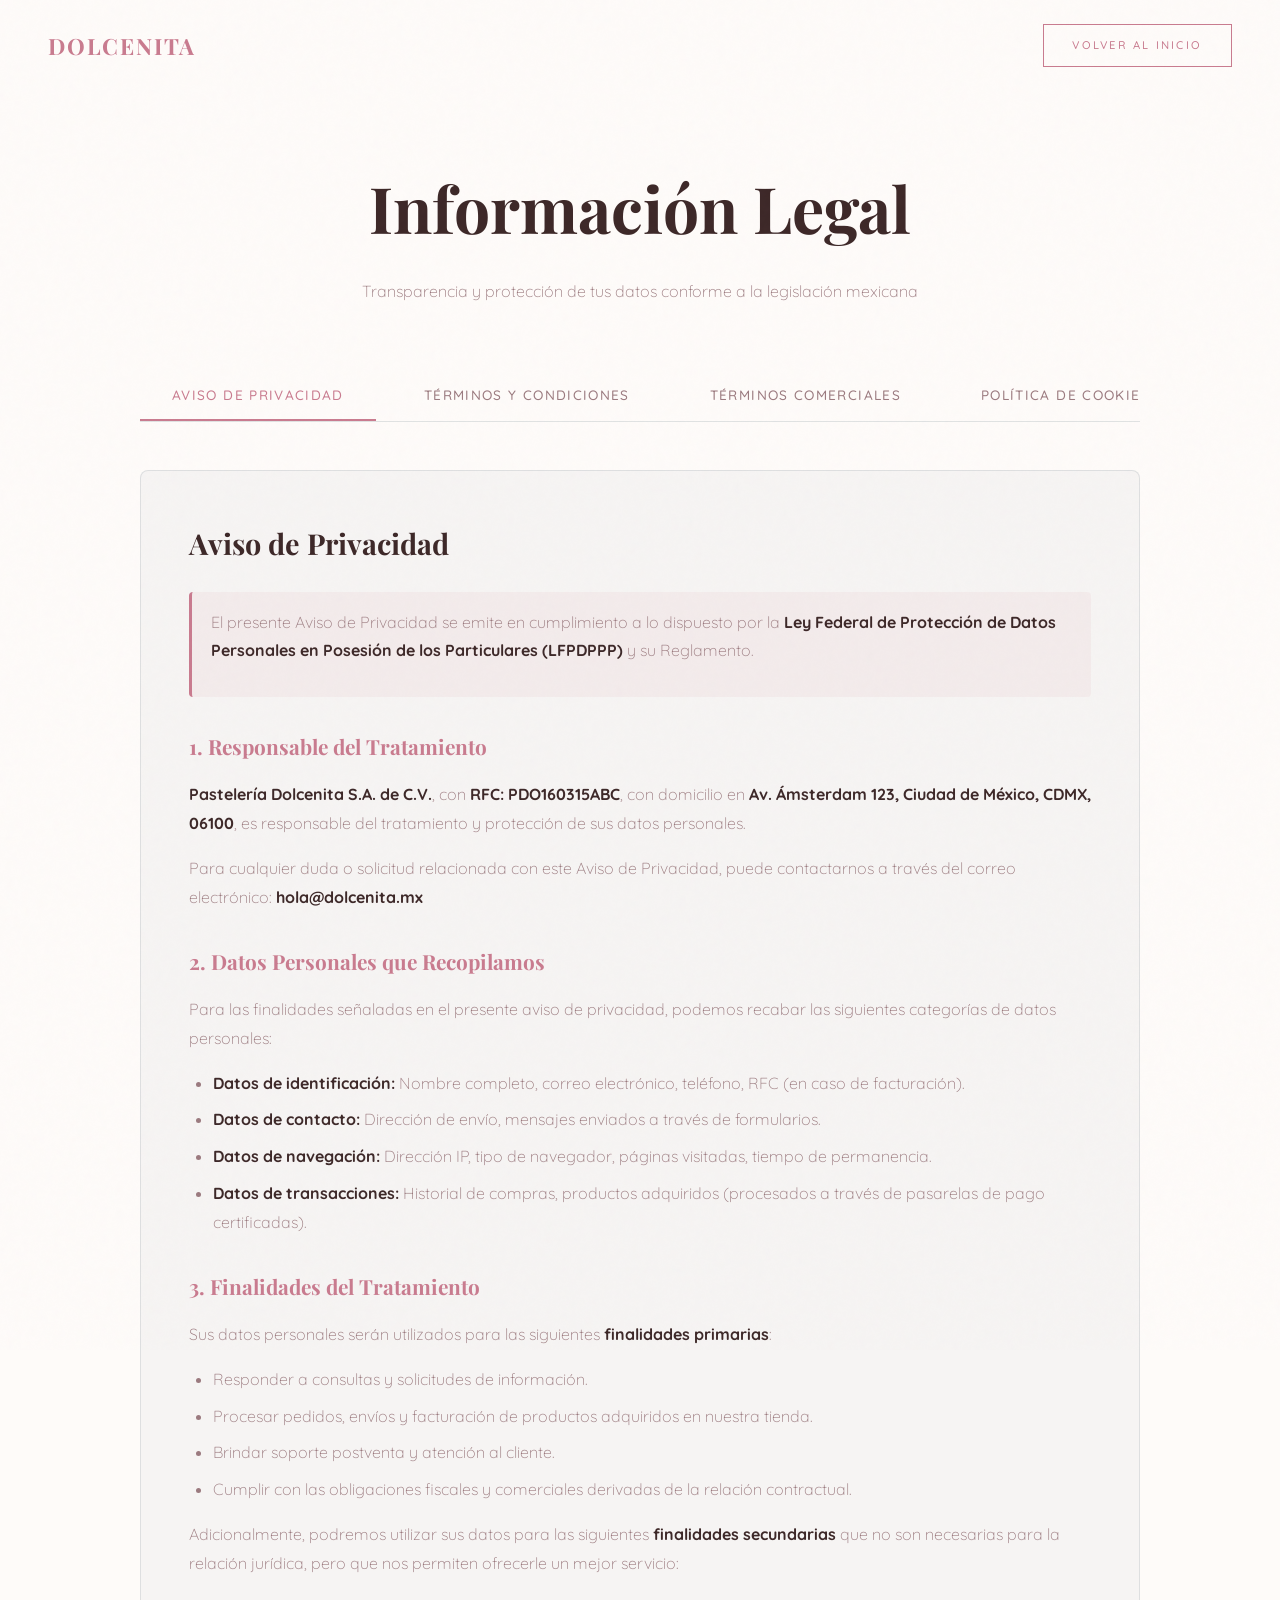
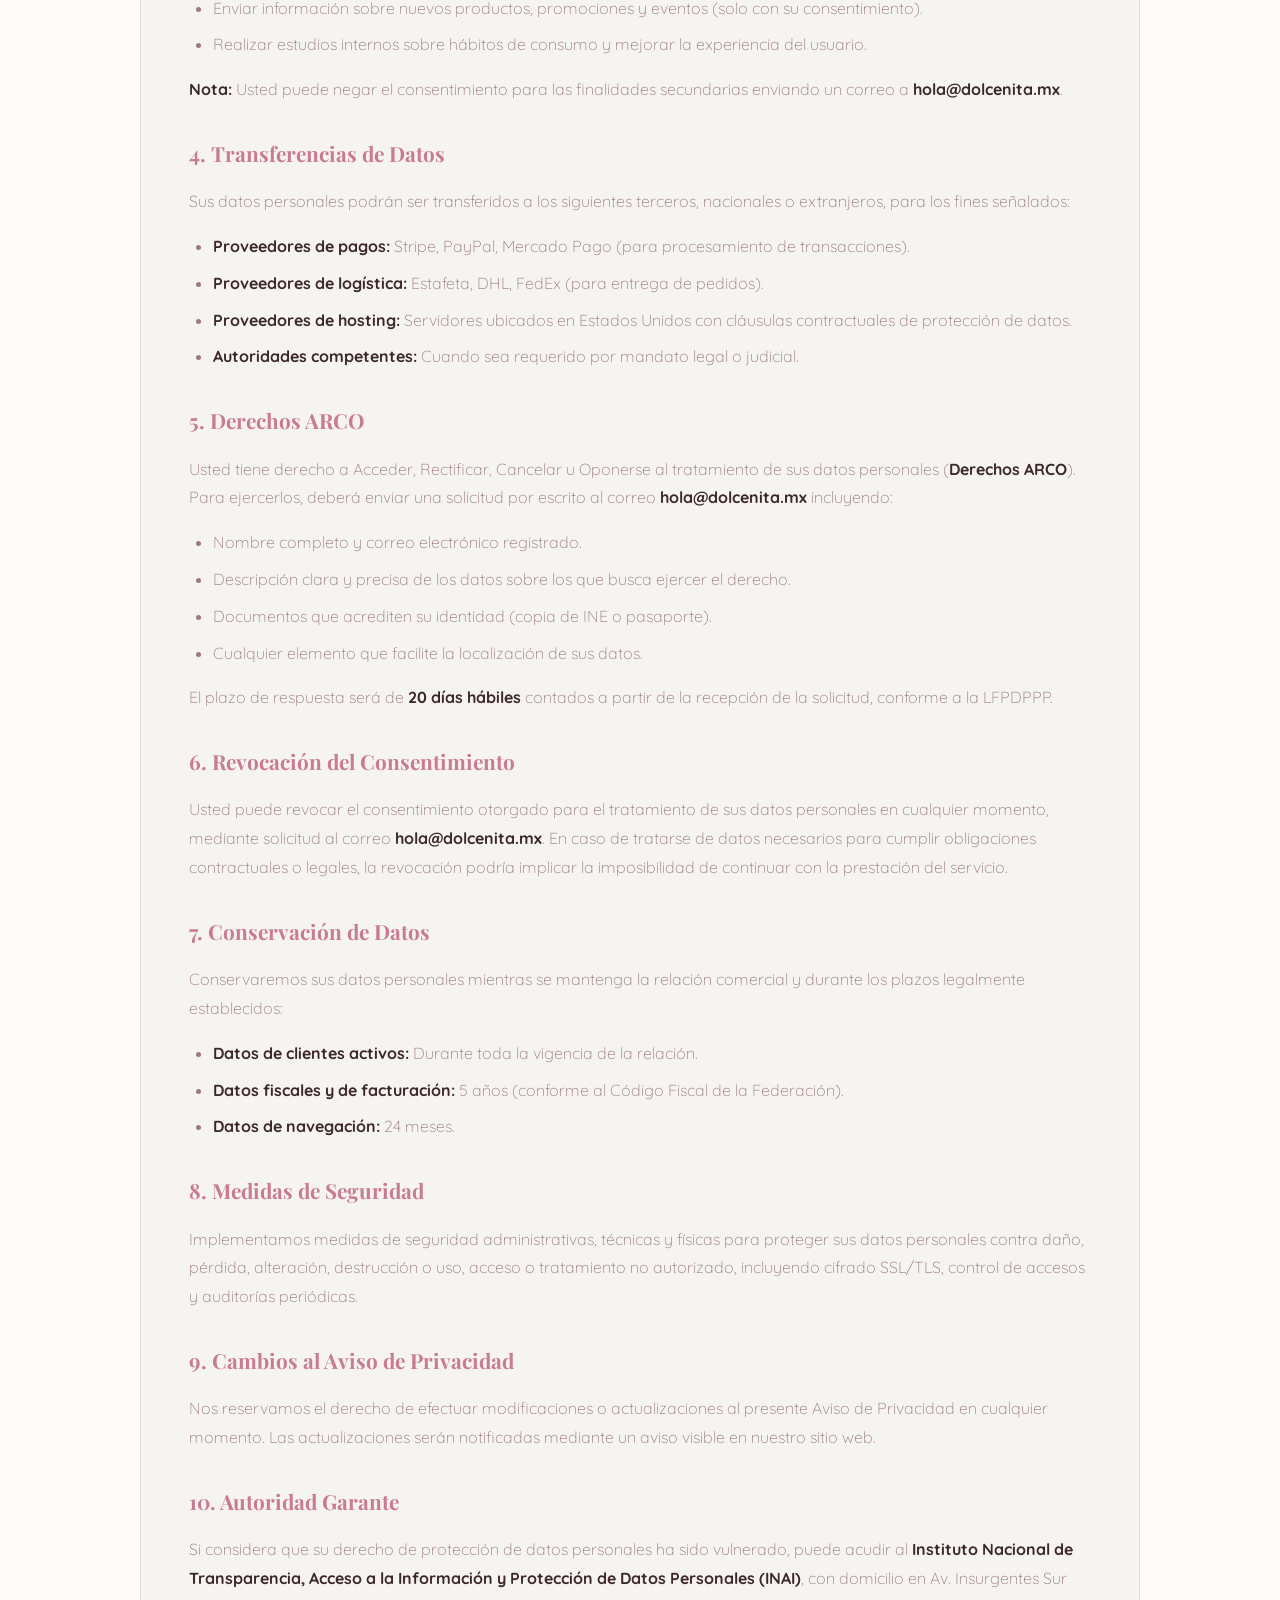
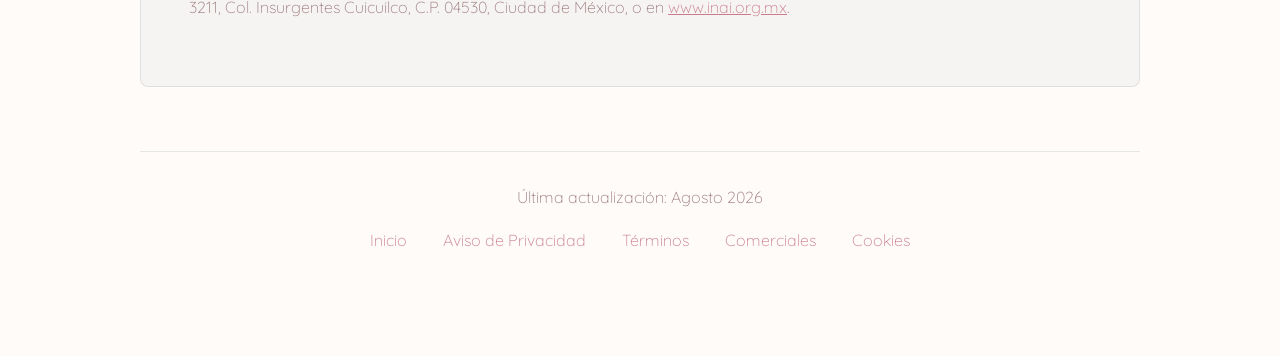
<file: legal.html>
<!DOCTYPE html>
<html lang="es-MX">
<head>
    <!-- ━━━━━━━━━━━━━━━━━━━━━━━━━━━━━━━━━━━━━━━━━━
         📋 METADATOS Y CONFIGURACIÓN BÁSICA
         ━━━━━━━━━━━━━━━━━━━━━━━━━━━━━━━━━━━━━━━━━━ -->
    <meta charset="UTF-8">
    <meta name="viewport" content="width=device-width, initial-scale=1.0, viewport-fit=cover">
    <meta name="robots" content="index, follow">
    <meta name="format-detection" content="telephone=yes">
    <meta name="description" content="Aviso de Privacidad, Términos y Condiciones y Política de Cookies de Studio Creativo México.">
    
    <!-- Open Graph para redes sociales -->
    <meta property="og:type" content="website">
    <meta property="og:title" content="Aviso Legal | Studio Creativo">
    <meta property="og:description" content="Transparencia y protección de tus datos conforme a la legislación mexicana.">
    <meta property="og:locale" content="es_MX">
    
    <!-- Twitter Cards -->
    <meta name="twitter:card" content="summary">
    <meta name="twitter:title" content="Aviso Legal | Studio Creativo">
    <meta name="twitter:description" content="Transparencia y protección de tus datos conforme a la legislación mexicana.">
    
    <!-- Canonical URL (evita contenido duplicado) -->
    <link rel="canonical" href="https://studio.com/legal.html">
    
    <title>Aviso Legal | Studio</title>

    <!-- Favicon SVG dinámico (será reemplazado por script) -->
    <link rel="icon" href="data:image/svg+xml,%3Csvg xmlns='http://www.w3.org/2000/svg' viewBox='0 0 100 100'%3E%3Crect width='100' height='100' rx='20' fill='%230a0a0a'/%3E%3Ctext x='50' y='68' font-family='Georgia,serif' font-size='55' font-weight='bold' fill='%23c9a96e' text-anchor='middle'%3ES%3C/text%3E%3C/svg%3E">
    
    <!-- ━━━━━━━━━━━━━━━━━━━━━━━━━━━━━━━━━━━━━━━━━━
         ⚡ CONFIGURACIÓN Y TEMA DINÁMICO
         ━━━━━━━━━━━━━━━━━━━━━━━━━━━━━━━━━━━━━━━━━━ -->
    <script src="config.js"></script>
    <script src="theme.js"></script>
    
    <!-- Favicon dinámico con colores del tema -->
    <script>
        (function () {
            const C = typeof SITE_CONFIG !== 'undefined' ? SITE_CONFIG : null;
            if (!C || !C.theme) return;
            
            const bg = C.theme.bg || '#0a0a0a';
            const accent = C.theme.accent || '#c9a96e';
            
            const svg = `<svg xmlns='http://www.w3.org/2000/svg' viewBox='0 0 100 100'>
                <rect width='100' height='100' rx='20' fill='${bg}'/>
                <text x='50' y='68' font-family='Georgia,serif' font-size='55' font-weight='bold' 
                      fill='${accent}' text-anchor='middle'>${C.header?.logo?.text || 'S'}</text>
            </svg>`;
            
            let link = document.querySelector("link[rel='icon']");
            if (!link) { 
                link = document.createElement('link'); 
                link.rel = 'icon'; 
                document.head.appendChild(link); 
            }
            link.href = 'data:image/svg+xml,' + encodeURIComponent(svg);
        })();
    </script>

    <!-- ━━━━━━━━━━━━━━━━━━━━━━━━━━━━━━━━━━━━━━━━━━
         🎨 ESTILOS CSS
         ━━━━━━━━━━━━━━━━━━━━━━━━━━━━━━━━━━━━━━━━━━ -->
    <link rel="stylesheet" href="style.css">
    <link rel="stylesheet" href="light.css">

    <!-- Font Awesome (diferido) -->
    <link rel="stylesheet" href="https://cdnjs.cloudflare.com/ajax/libs/font-awesome/6.5.2/css/all.min.css" media="print" onload="this.media='all'">
    <noscript><link rel="stylesheet" href="https://cdnjs.cloudflare.com/ajax/libs/font-awesome/6.5.2/css/all.min.css"></noscript>

    <!-- ━━━━━━━━━━━━━━━━━━━━━━━━━━━━━━━━━━━━━━━━━━
         🎨 ESTILOS ESPECÍFICOS DE LA PÁGINA LEGAL
         ━━━━━━━━━━━━━━━━━━━━━━━━━━━━━━━━━━━━━━━━━━ -->
    <style>
        /* ============ LAYOUT GENERAL ============ */
        .legal-page {
            min-height: 100vh;
            padding: clamp(8rem, 12vw, 10rem) clamp(1.5rem, 5vw, 6rem) clamp(4rem, 8vw, 7rem);
            background: var(--color-bg);
        }

        .legal-container {
            max-width: 1000px;
            margin: 0 auto;
        }

        .legal-header {
            text-align: center;
            margin-bottom: 4rem;
        }

        .legal-title {
            font-family: var(--font-display);
            font-size: clamp(2.5rem, 5vw, 4rem);
            color: var(--color-white);
            margin-bottom: 1rem;
        }

        .legal-subtitle {
            color: var(--color-text-muted);
            font-size: 1rem;
        }

        /* ============ HEADER FIJO (glass effect) ============ */
        .header.legal-header-bar {
            background: var(--color-bg);
            background: color-mix(in srgb, var(--color-bg) 92%, transparent);
            backdrop-filter: blur(12px);
            -webkit-backdrop-filter: blur(12px);
        }

        /* ============ TABS DE NAVEGACIÓN ============ */
        .legal-tabs {
            display: flex;
            gap: 1rem;
            margin-bottom: 3rem;
            border-bottom: 1px solid rgba(255, 255, 255, 0.1);
            overflow-x: auto;
            -webkit-overflow-scrolling: touch;
            scrollbar-width: none;
            -ms-overflow-style: none;
        }

        .legal-tabs::-webkit-scrollbar { display: none; }

        .legal-tab {
            padding: 1rem 2rem;
            background: transparent;
            border: none;
            border-bottom: 2px solid transparent;
            color: var(--color-text-muted);
            font-family: var(--font-body);
            font-size: 0.85rem;
            font-weight: 500;
            letter-spacing: 0.1em;
            text-transform: uppercase;
            cursor: pointer;
            transition: all 0.3s var(--ease-out-expo);
            white-space: nowrap;
        }

        .legal-tab:hover { color: var(--color-text); }
        .legal-tab.active { color: var(--color-accent); border-bottom-color: var(--color-accent); }

        /* ============ SECCIONES DE CONTENIDO ============ */
        .legal-section {
            display: none;
            animation: fadeIn 0.5s var(--ease-out-expo);
        }

        .legal-section.active { display: block; }

        @keyframes fadeIn {
            from { opacity: 0; transform: translateY(10px); }
            to { opacity: 1; transform: translateY(0); }
        }

        .legal-content {
            background: rgba(255, 255, 255, 0.02);
            border: 1px solid rgba(255, 255, 255, 0.05);
            border-radius: 8px;
            padding: clamp(2rem, 4vw, 3rem);
        }

        .legal-content h2 {
            font-family: var(--font-display);
            font-size: 1.8rem;
            color: var(--color-white);
            margin-bottom: 1.5rem;
        }

        .legal-content h3 {
            font-family: var(--font-display);
            font-size: 1.3rem;
            color: var(--color-accent);
            margin: 2rem 0 1rem;
        }

        .legal-content h4 {
            font-family: var(--font-body);
            font-size: 1rem;
            color: var(--color-white);
            margin: 1.5rem 0 0.8rem;
            font-weight: 600;
        }

        .legal-content p,
        .legal-content ul,
        .legal-content ol {
            color: var(--color-text-muted);
            line-height: 1.8;
            margin-bottom: 1rem;
        }

        .legal-content ul,
        .legal-content ol { padding-left: 1.5rem; }
        .legal-content li { margin-bottom: 0.5rem; }
        .legal-content strong { color: var(--color-text); }
        .legal-content a { color: var(--color-accent); text-decoration: underline; }
        .legal-content a:hover { color: var(--color-accent-light); }

        /* Bloque destacado (llamadas de atención) */
        .legal-highlight {
            background: rgba(var(--accent-rgb), 0.08);
            border-left: 3px solid var(--color-accent);
            padding: 1rem 1.2rem;
            margin: 1.5rem 0;
            border-radius: 4px;
        }

        /* ============ FOOTER DE LA PÁGINA ============ */
        .legal-footer {
            margin-top: 4rem;
            padding-top: 2rem;
            border-top: 1px solid rgba(255, 255, 255, 0.05);
            text-align: center;
        }

        .legal-footer a {
            color: var(--color-accent);
            margin: 0 1rem;
            transition: color 0.3s;
        }

        .legal-footer a:hover { color: var(--color-accent-light); }

        /* ============ BANNER DE CONSENTIMIENTO DE COOKIES ============ */
        .cookie-banner {
            position: fixed;
            bottom: 0;
            left: 0;
            right: 0;
            background: var(--color-bg-alt);
            background: color-mix(in srgb, var(--color-bg-alt) 97%, transparent);
            backdrop-filter: blur(20px);
            -webkit-backdrop-filter: blur(20px);
            border-top: 1px solid rgba(var(--accent-rgb), 0.2);
            padding: 1.5rem clamp(1.5rem, 5vw, 3rem);
            z-index: 9997;
            display: flex;
            align-items: center;
            justify-content: space-between;
            gap: 1.5rem;
            flex-wrap: wrap;
            transform: translateY(100%);
            transition: transform 0.5s var(--ease-out-expo);
        }

        .cookie-banner.visible { transform: translateY(0); }

        .cookie-banner-text {
            flex: 1;
            min-width: 280px;
            color: var(--color-text-muted);
            font-size: 0.85rem;
            line-height: 1.6;
        }

        .cookie-banner-text a {
            color: var(--color-accent);
            text-decoration: underline;
        }

        .cookie-banner-actions {
            display: flex;
            gap: 0.8rem;
            flex-shrink: 0;
        }

        .cookie-btn {
            padding: 0.7rem 1.5rem;
            font-size: 0.75rem;
            font-weight: 600;
            letter-spacing: 0.1em;
            text-transform: uppercase;
            border-radius: 4px;
            cursor: pointer;
            transition: all 0.3s var(--ease-out-expo);
            font-family: var(--font-body);
            border: none;
        }

        .cookie-btn-accept {
            background: var(--color-accent);
            color: var(--color-dark);
        }

        .cookie-btn-accept:hover { background: var(--color-accent-light); }

        .cookie-btn-reject {
            background: transparent;
            color: var(--color-text-muted);
            border: 1px solid rgba(255, 255, 255, 0.15);
        }

        .cookie-btn-reject:hover {
            color: var(--color-text);
            border-color: var(--color-accent);
        }

        /* ============ RESPONSIVE ============ */
        @media (max-width: 768px) {
            .legal-tabs { gap: 0.5rem; }
            .legal-tab { padding: 0.8rem 1.2rem; font-size: 0.75rem; }
            .legal-content { padding: 1.5rem; }
            
            .cookie-banner {
                flex-direction: column;
                text-align: center;
            }
            .cookie-banner-actions {
                width: 100%;
                justify-content: center;
            }
        }

        /* ============ AJUSTES TEMA CLARO ============ */
html[data-theme="light"] .legal-title,
html[data-theme="light"] .legal-content h2,
html[data-theme="light"] .legal-content h4 {
  color: var(--color-text);              /* tinta azul-noche legible */
}

html[data-theme="light"] .legal-content {
  background: rgba(15, 42, 63, 0.03);   /* tarjeta apenas visible */
  border-color: rgba(15, 42, 63, 0.1);
}

html[data-theme="light"] .legal-tabs { border-bottom-color: rgba(15, 42, 63, 0.12); }
html[data-theme="light"] .legal-footer { border-top-color: rgba(15, 42, 63, 0.1); }

    </style>
</head>

<body>
    <!-- ━━━━━━━━━━━━━━━━━━━━━━━━━━━━━━━━━━━━━━━━━━
         🎭 EFECTOS VISUALES GLOBALES
         ━━━━━━━━━━━━━━━━━━━━━━━━━━━━━━━━━━━━━━━━━━ -->
    <div class="grain-overlay" aria-hidden="true"></div>

    <!-- ━━━━━━━━━━━━━━━━━━━━━━━━━━━━━━━━━━━━━━━━━━
         🧭 HEADER (navegación simple con logo dinámico)
         ━━━━━━━━━━━━━━━━━━━━━━━━━━━━━━━━━━━━━━━━━━ -->
    <header class="header legal-header-bar">
        <nav class="nav">
            <a href="index.html" class="nav-logo">
                <span data-logo-text>VI</span><span data-logo-highlight>TALIS</span>
            </a>
            <a href="index.html" class="nav-cta">Volver al Inicio</a>
        </nav>
    </header>

    <!-- ━━━━━━━━━━━━━━━━━━━━━━━━━━━━━━━━━━━━━━━━━━
         📜 CONTENIDO LEGAL PRINCIPAL
         ━━━━━━━━━━━━━━━━━━━━━━━━━━━━━━━━━━━━━━━━━━ -->
    <main class="legal-page" role="main">
        <div class="legal-container">
            
            <!-- Encabezado de la página -->
            <div class="legal-header">
                <h1 class="legal-title">Información Legal</h1>
                <p class="legal-subtitle">Transparencia y protección de tus datos conforme a la legislación mexicana</p>
            </div>

            <!-- Tabs de navegación entre secciones -->
            <div class="legal-tabs" role="tablist" aria-label="Secciones legales">
                <button class="legal-tab active" data-tab="privacy" role="tab" aria-selected="true" aria-controls="privacy" id="tab-privacy">Aviso de Privacidad</button>
                <button class="legal-tab" data-tab="terms" role="tab" aria-selected="false" aria-controls="terms" id="tab-terms">Términos y Condiciones</button>
                <button class="legal-tab" data-tab="commercial" role="tab" aria-selected="false" aria-controls="commercial" id="tab-commercial">Términos Comerciales</button>
                <button class="legal-tab" data-tab="cookies" role="tab" aria-selected="false" aria-controls="cookies" id="tab-cookies">Política de Cookies</button>
            </div>

            <!-- ═══════════════════════════════════════════
                 SECCIÓN 1: AVISO DE PRIVACIDAD
                 ═══════════════════════════════════════════ -->
            <section class="legal-section active" id="privacy" role="tabpanel" aria-labelledby="tab-privacy">
                <div class="legal-content">
                    <h2>Aviso de Privacidad</h2>

                    <div class="legal-highlight">
                        <p>El presente Aviso de Privacidad se emite en cumplimiento a lo dispuesto por la <strong>Ley Federal de Protección de Datos Personales en Posesión de los Particulares (LFPDPPP)</strong> y su Reglamento.</p>
                    </div>

                    <h3>1. Responsable del Tratamiento</h3>
                    <p><strong>Studio Creativo S.A. de C.V.</strong>, con <strong>RFC: STC200115AB1</strong>, con domicilio en <strong>Av. Paseo de la Reforma 250, Piso 12, Col. Juárez, C.P. 06600, Ciudad de México</strong>, es responsable del tratamiento y protección de sus datos personales.</p>
                    <p>Para cualquier duda o solicitud relacionada con este Aviso de Privacidad, puede contactarnos a través del correo electrónico: <strong>privacidad@studio.com</strong></p>

                    <h3>2. Datos Personales que Recopilamos</h3>
                    <p>Para las finalidades señaladas en el presente aviso de privacidad, podemos recabar las siguientes categorías de datos personales:</p>
                    <ul>
                        <li><strong>Datos de identificación:</strong> Nombre completo, correo electrónico, teléfono, RFC (en caso de facturación).</li>
                        <li><strong>Datos de contacto:</strong> Dirección de envío, mensajes enviados a través de formularios.</li>
                        <li><strong>Datos de navegación:</strong> Dirección IP, tipo de navegador, páginas visitadas, tiempo de permanencia.</li>
                        <li><strong>Datos de transacciones:</strong> Historial de compras, productos adquiridos (procesados a través de pasarelas de pago certificadas).</li>
                    </ul>

                    <h3>3. Finalidades del Tratamiento</h3>
                    <p>Sus datos personales serán utilizados para las siguientes <strong>finalidades primarias</strong>:</p>
                    <ul>
                        <li>Responder a consultas y solicitudes de información.</li>
                        <li>Procesar pedidos, envíos y facturación de productos adquiridos en nuestra tienda.</li>
                        <li>Brindar soporte postventa y atención al cliente.</li>
                        <li>Cumplir con las obligaciones fiscales y comerciales derivadas de la relación contractual.</li>
                    </ul>
                    <p>Adicionalmente, podremos utilizar sus datos para las siguientes <strong>finalidades secundarias</strong> que no son necesarias para la relación jurídica, pero que nos permiten ofrecerle un mejor servicio:</p>
                    <ul>
                        <li>Enviar información sobre nuevos productos, promociones y eventos (solo con su consentimiento).</li>
                        <li>Realizar estudios internos sobre hábitos de consumo y mejorar la experiencia del usuario.</li>
                    </ul>
                    <p><strong>Nota:</strong> Usted puede negar el consentimiento para las finalidades secundarias enviando un correo a <strong>privacidad@studio.com</strong>.</p>

                    <h3>4. Transferencias de Datos</h3>
                    <p>Sus datos personales podrán ser transferidos a los siguientes terceros, nacionales o extranjeros, para los fines señalados:</p>
                    <ul>
                        <li><strong>Proveedores de pagos:</strong> Stripe, PayPal, Mercado Pago (para procesamiento de transacciones).</li>
                        <li><strong>Proveedores de logística:</strong> Estafeta, DHL, FedEx (para entrega de pedidos).</li>
                        <li><strong>Proveedores de hosting:</strong> Servidores ubicados en Estados Unidos con cláusulas contractuales de protección de datos.</li>
                        <li><strong>Autoridades competentes:</strong> Cuando sea requerido por mandato legal o judicial.</li>
                    </ul>

                    <h3>5. Derechos ARCO</h3>
                    <p>Usted tiene derecho a Acceder, Rectificar, Cancelar u Oponerse al tratamiento de sus datos personales (<strong>Derechos ARCO</strong>). Para ejercerlos, deberá enviar una solicitud por escrito al correo <strong>privacidad@studio.com</strong> incluyendo:</p>
                    <ul>
                        <li>Nombre completo y correo electrónico registrado.</li>
                        <li>Descripción clara y precisa de los datos sobre los que busca ejercer el derecho.</li>
                        <li>Documentos que acrediten su identidad (copia de INE o pasaporte).</li>
                        <li>Cualquier elemento que facilite la localización de sus datos.</li>
                    </ul>
                    <p>El plazo de respuesta será de <strong>20 días hábiles</strong> contados a partir de la recepción de la solicitud, conforme a la LFPDPPP.</p>

                    <h3>6. Revocación del Consentimiento</h3>
                    <p>Usted puede revocar el consentimiento otorgado para el tratamiento de sus datos personales en cualquier momento, mediante solicitud al correo <strong>privacidad@studio.com</strong>. En caso de tratarse de datos necesarios para cumplir obligaciones contractuales o legales, la revocación podría implicar la imposibilidad de continuar con la prestación del servicio.</p>

                    <h3>7. Conservación de Datos</h3>
                    <p>Conservaremos sus datos personales mientras se mantenga la relación comercial y durante los plazos legalmente establecidos:</p>
                    <ul>
                        <li><strong>Datos de clientes activos:</strong> Durante toda la vigencia de la relación.</li>
                        <li><strong>Datos fiscales y de facturación:</strong> 5 años (conforme al Código Fiscal de la Federación).</li>
                        <li><strong>Datos de navegación:</strong> 24 meses.</li>
                    </ul>

                    <h3>8. Medidas de Seguridad</h3>
                    <p>Implementamos medidas de seguridad administrativas, técnicas y físicas para proteger sus datos personales contra daño, pérdida, alteración, destrucción o uso, acceso o tratamiento no autorizado, incluyendo cifrado SSL/TLS, control de accesos y auditorías periódicas.</p>

                    <h3>9. Cambios al Aviso de Privacidad</h3>
                    <p>Nos reservamos el derecho de efectuar modificaciones o actualizaciones al presente Aviso de Privacidad en cualquier momento. Las actualizaciones serán notificadas mediante un aviso visible en nuestro sitio web.</p>

                    <h3>10. Autoridad Garante</h3>
                    <p>Si considera que su derecho de protección de datos personales ha sido vulnerado, puede acudir al <strong>Instituto Nacional de Transparencia, Acceso a la Información y Protección de Datos Personales (INAI)</strong>, con domicilio en Av. Insurgentes Sur 3211, Col. Insurgentes Cuicuilco, C.P. 04530, Ciudad de México, o en <a href="https://www.inai.org.mx" target="_blank" rel="noopener noreferrer">www.inai.org.mx</a>.</p>
                </div>
            </section>

            <!-- ═══════════════════════════════════════════
                 SECCIÓN 2: TÉRMINOS Y CONDICIONES DE USO
                 ═══════════════════════════════════════════ -->
            <section class="legal-section" id="terms" role="tabpanel" aria-labelledby="tab-terms">
                <div class="legal-content">
                    <h2>Términos y Condiciones de Uso</h2>

                    <h3>1. Objeto</h3>
                    <p>Los presentes Términos y Condiciones regulan el acceso y uso del sitio web <strong>studio.com</strong> (en adelante, "el Sitio Web"), operado por <strong>Studio Creativo S.A. de C.V.</strong>, con RFC STC200115AB1 y domicilio en Av. Paseo de la Reforma 250, Piso 12, Col. Juárez, C.P. 06600, Ciudad de México.</p>

                    <h3>2. Aceptación</h3>
                    <p>El acceso y uso del Sitio Web atribuye la condición de usuario e implica la aceptación plena y sin reservas de todas las disposiciones incluidas en estos Términos y Condiciones. Si no está de acuerdo con alguna de las condiciones, le solicitamos abstenerse de utilizar el Sitio Web.</p>

                    <h3>3. Capacidad Legal</h3>
                    <p>El uso del Sitio Web y, en particular, la adquisición de productos, está reservado a personas mayores de 18 años con capacidad legal para contratar en los términos del Código Civil Federal y el Código de Comercio de México.</p>

                    <h3>4. Propiedad Intelectual</h3>
                    <p>Todos los contenidos del Sitio Web (textos, imágenes, fotografías, diseños, logotipos, marcas, código fuente, bases de datos y demás elementos creativos) son propiedad de Studio Creativo S.A. de C.V. o cuentan con la licencia correspondiente de sus titulares, conforme a la <strong>Ley Federal del Derecho de Autor</strong> y la <strong>Ley de la Propiedad Industrial</strong>.</p>
                    <p>Queda estrictamente prohibida su reproducción, distribución, transformación o comunicación pública, total o parcial, sin autorización expresa por escrito del titular.</p>

                    <h3>5. Obligaciones del Usuario</h3>
                    <p>El usuario se compromete a:</p>
                    <ul>
                        <li>Utilizar el Sitio Web de forma lícita, de buena fe y conforme a estos Términos.</li>
                        <li>No realizar actividades que dañen, inutilicen, sobrecarguen o deterioren el Sitio Web.</li>
                        <li>No intentar acceder a áreas restringidas, sistemas o redes conectadas al Sitio Web.</li>
                        <li>No suplantar la identidad de otros usuarios ni proporcionar datos falsos.</li>
                        <li>No utilizar bots, scrapers o herramientas automatizadas sin autorización expresa.</li>
                        <li>Proporcionar información veraz y actualizada al realizar compras o registros.</li>
                    </ul>

                    <h3>6. Publicación de Contenidos</h3>
                    <p>Los contenidos publicados en el blog del Sitio Web (artículos, opiniones, tutoriales) son de carácter informativo. Studio Creativo no se hace responsable de las opiniones vertidas por los autores colaboradores, ni garantiza la exactitud, integridad o vigencia de la información publicada.</p>

                    <h3>7. Enlaces a Terceros</h3>
                    <p>El Sitio Web puede contener enlaces a sitios web de terceros. Studio Creativo no asume responsabilidad alguna por el contenido, políticas de privacidad o prácticas de dichos sitios externos.</p>

                    <h3>8. Limitación de Responsabilidad</h3>
                    <p>Studio Creativo no será responsable por:</p>
                    <ul>
                        <li>Daños o perjuicios derivados de interrupciones del servicio, errores u omisiones en los contenidos.</li>
                        <li>Virus, ataques informáticos o fallas de seguridad ajenas a nuestro control.</li>
                        <li>Daños indirectos, lucro cesante o pérdida de datos derivados del uso del Sitio Web.</li>
                        <li>Contenidos, productos o servicios ofrecidos en sitios enlazados.</li>
                    </ul>

                    <h3>9. Protección al Consumidor</h3>
                    <p>Estos Términos se emiten respetando los derechos de los consumidores establecidos en la <strong>Ley Federal de Protección al Consumidor (LFPC)</strong>. Para cualquier controversia en materia de consumo, usted podrá acudir ante la <strong>Procuraduría Federal del Consumidor (PROFECO)</strong>, con domicilio en Av. José Vasconcelos 208, Col. Hipódromo Condesa, C.P. 06140, Ciudad de México, o al teléfono 55 5568 8722 y sitio web <a href="https://www.profeco.gob.mx" target="_blank" rel="noopener noreferrer">www.profeco.gob.mx</a>.</p>

                    <h3>10. Modificaciones</h3>
                    <p>Nos reservamos el derecho de modificar estos Términos y Condiciones en cualquier momento. Las modificaciones entrarán en vigor a partir de su publicación en el Sitio Web. El uso continuado del sitio tras cualquier modificación constituye la aceptación de los nuevos términos.</p>

                    <h3>11. Ley Aplicable y Jurisdicción</h3>
                    <p>Estos Términos y Condiciones se rigen por las leyes de los <strong>Estados Unidos Mexicanos</strong>, particularmente el Código Civil Federal, el Código de Comercio, la Ley Federal de Protección al Consumidor, la Ley Federal del Derecho de Autor y la Ley de la Propiedad Industrial.</p>
                    <p>Para la interpretación y cumplimiento de estos Términos, las partes se someten a la jurisdicción de los <strong>tribunales competentes de la Ciudad de México</strong>, renunciando a cualquier otro fuero que pudiera corresponderles por sus domicilios presentes o futuros.</p>
                </div>
            </section>

            <!-- ═══════════════════════════════════════════
                 SECCIÓN 3: TÉRMINOS COMERCIALES (TIENDA)
                 ═══════════════════════════════════════════ -->
            <section class="legal-section" id="commercial" role="tabpanel" aria-labelledby="tab-commercial">
                <div class="legal-content">
                    <h2>Términos Comerciales de la Tienda</h2>

                    <div class="legal-highlight">
                        <p>Los siguientes términos aplican exclusivamente a las compras realizadas a través de nuestra tienda en línea. Cumplen con lo establecido en la <strong>Norma Oficial Mexicana NOM-151-SCFI-2016</strong> sobre requisitos de información comercial, así como con la Ley Federal de Protección al Consumidor.</p>
                    </div>

                    <h3>1. Información de los Productos</h3>
                    <p>Todos los productos publicados en nuestra tienda incluyen:</p>
                    <ul>
                        <li><strong>Precio total:</strong> Expresado en pesos mexicanos (MXN), con IVA incluido.</li>
                        <li><strong>Descripción:</strong> Características técnicas, materiales, dimensiones y componentes.</li>
                        <li><strong>Disponibilidad:</strong> Estado de inventario actualizado.</li>
                        <li><strong>Imágenes:</strong> Representación visual del producto (pueden existir ligeras variaciones de color según la pantalla).</li>
                        <li><strong>País de origen:</strong> Indicado cuando aplique.</li>
                    </ul>
                    <p>Los precios podrán ser modificados sin previo aviso, pero siempre se respetará el precio vigente al momento de confirmar la compra.</p>

                    <h3>2. Proceso de Compra</h3>
                    <h4>2.1 Selección y carrito</h4>
                    <p>El usuario selecciona los productos deseados, eligiendo variante (color, talla, etc.) cuando aplique, y los agrega al carrito de compras.</p>

                    <h4>2.2 Confirmación del pedido</h4>
                    <p>Antes de finalizar, el usuario podrá revisar el resumen del pedido, incluyendo subtotal, descuentos aplicados, costo de envío e impuestos, así como el total final a pagar.</p>

                    <h4>2.3 Formalización</h4>
                    <p>El pedido se formaliza mediante el contacto directo con nuestro equipo a través de WhatsApp o correo electrónico, donde se confirmarán disponibilidad, tiempos y forma de pago.</p>

                    <h3>3. Formas de Pago</h3>
                    <p>Aceptamos los siguientes métodos de pago:</p>
                    <ul>
                        <li><strong>Transferencia bancaria SPEI:</strong> A cuenta bancaria nacional. Confirmación en 24 horas hábiles.</li>
                        <li><strong>Depósito en OXXO:</strong> Pago en efectivo en tiendas de conveniencia.</li>
                        <li><strong>Tarjeta de crédito/débito:</strong> Visa, Mastercard, American Express a través de pasarelas certificadas (Stripe/Mercado Pago).</li>
                        <li><strong>PayPal:</strong> Pagos internacionales con protección al comprador.</li>
                    </ul>
                    <p>Todos los pagos son procesados con cifrado SSL/TLS y cumplen con el estándar de seguridad <strong>PCI DSS</strong>. Studio Creativo <strong>nunca almacena información de tarjetas</strong> en sus servidores.</p>

                    <h3>4. Facturación</h3>
                    <p>Todas las compras pueden ser facturadas. Para solicitar factura fiscal (CFDI), el cliente deberá proporcionar sus datos fiscales completos (RFC, razón social, régimen fiscal, código postal y uso de CFDI) dentro de los <strong>30 días naturales</strong> posteriores a la compra.</p>
                    <p>Las facturas se emiten en moneda nacional (MXN) y se envían al correo electrónico registrado.</p>

                    <h3>5. Envíos</h3>
                    <h4>5.1 Cobertura</h4>
                    <p>Realizamos envíos a todo el territorio de la República Mexicana a través de paqueterías reconocidas (Estafeta, DHL, FedEx).</p>

                    <h4>5.2 Costos</h4>
                    <ul>
                        <li><strong>Envío estándar:</strong> Costo calculado según destino y peso, mostrado antes de confirmar el pedido.</li>
                        <li><strong>Envío gratis:</strong> En compras superiores a $1,500 MXN (zona metropolitana) o $2,500 MXN (resto del país).</li>
                        <li><strong>Promociones:</strong> Podrán aplicarse envíos gratuitos en fechas específicas, según lo indicado.</li>
                    </ul>

                    <h4>5.3 Tiempos de entrega</h4>
                    <ul>
                        <li><strong>Ciudad de México y Área Metropolitana:</strong> 1 a 3 días hábiles.</li>
                        <li><strong>Resto de la República Mexicana:</strong> 3 a 7 días hábiles.</li>
                        <li><strong>Zonas remotas:</strong> 7 a 10 días hábiles.</li>
                    </ul>
                    <p>Los tiempos se cuentan a partir de la confirmación del pago. Todos los envíos incluyen <strong>número de guía</strong> para rastreo en línea.</p>

                    <h4>5.4 Riesgo del envío</h4>
                    <p>Todos los envíos están <strong>asegurados</strong> contra pérdida, robo o daño durante el traslado. En caso de incidencia, gestionamos la reclamación con la paquetería sin costo para el cliente.</p>

                    <h3>6. Devoluciones y Cancelaciones</h3>
                    <h4>6.1 Derecho de retracto</h4>
                    <p>Conforme al artículo 56 de la LFPC, el consumidor tiene <strong>5 días hábiles</strong> a partir de la recepción del producto para retractarse de su compra, sin responsabilidad y sin necesidad de justificación.</p>

                    <h4>6.2 Devoluciones por defecto o error</h4>
                    <p>En caso de recibir un producto defectuoso, dañado o diferente al solicitado, el cliente dispone de <strong>30 días naturales</strong> para reportarlo. Studio Creativo cubrirá los gastos de envío de devolución y realizará:</p>
                    <ul>
                        <li>Reemplazo del producto sin costo adicional, o</li>
                        <li>Reembolso total del monto pagado, incluyendo envío.</li>
                    </ul>

                    <h4>6.3 Proceso de devolución</h4>
                    <ol>
                        <li>Reportar la devolución al correo <strong>devoluciones@studio.com</strong> indicando número de pedido y motivo.</li>
                        <li>Recibir la guía de devolución prepagada en un plazo de 48 horas.</li>
                        <li>Enviar el producto en su empaque original, con todos los accesorios y en buen estado.</li>
                        <li>Una vez recibido e inspeccionado (máximo 5 días hábiles), se procederá al reembolso o reemplazo.</li>
                    </ol>

                    <h4>6.4 Excepciones</h4>
                    <p>No se aceptan devoluciones de:</p>
                    <ul>
                        <li>Productos personalizados o hechos a la medida.</li>
                        <li>Productos de higiene personal o íntimos una vez abiertos.</li>
                        <li>Productos digitales o descargables.</li>
                        <li>Productos con sellos de seguridad rotos, cuando aplique.</li>
                    </ul>

                    <h3>7. Garantía</h3>
                    <h4>7.1 Garantía legal</h4>
                    <p>Todos los productos cuentan con la garantía legal mínima de <strong>60 días</strong> establecida por la LFPC contra defectos de fabricación o vicios ocultos.</p>

                    <h4>7.2 Garantía extendida</h4>
                    <p>Productos específicos pueden contar con garantía extendida del fabricante:</p>
                    <ul>
                        <li><strong>Relojes:</strong> 2 años contra defectos de movimiento.</li>
                        <li><strong>Auriculares y electrónicos:</strong> 1 año.</li>
                        <li><strong>Otros productos:</strong> Según lo indicado en la ficha técnica.</li>
                    </ul>

                    <h4>7.3 Cobertura de garantía</h4>
                    <p>La garantía <strong>NO cubre</strong>:</p>
                    <ul>
                        <li>Daños por uso indebido, negligencia o accidentes.</li>
                        <li>Desgaste natural por uso ordinario.</li>
                        <li>Modificaciones o reparaciones realizadas por terceros no autorizados.</li>
                        <li>Daños por exposición a condiciones no indicadas (agua, temperatura, etc.).</li>
                    </ul>

                    <h3>8. Servicio Postventa</h3>
                    <p>Ofrecemos atención postventa a través de:</p>
                    <ul>
                        <li><strong>WhatsApp:</strong> +52 55 1234 5678 (Lun-Vie 9:00-18:00)</li>
                        <li><strong>Correo:</strong> soporte@studio.com</li>
                        <li><strong>Tiempo de respuesta:</strong> Máximo 24 horas hábiles.</li>
                    </ul>

                    <h3>9. Quejas y Reclamaciones</h3>
                    <p>Si el cliente considera que su compra no ha sido satisfecha conforme a lo ofrecido, puede presentar queja formal a <strong>quejas@studio.com</strong> o al teléfono <strong>55 1234 5678</strong>. El tiempo máximo de resolución es de <strong>10 días hábiles</strong>.</p>
                    <p>Si el conflicto no se resuelve, el consumidor podrá acudir a <strong>PROFECO</strong> para iniciar un procedimiento conciliatorio.</p>
                </div>
            </section>

            <!-- ═══════════════════════════════════════════
                 SECCIÓN 4: POLÍTICA DE COOKIES
                 ═══════════════════════════════════════════ -->
            <section class="legal-section" id="cookies" role="tabpanel" aria-labelledby="tab-cookies">
                <div class="legal-content">
                    <h2>Política de Cookies</h2>

                    <h3>1. ¿Qué son las Cookies?</h3>
                    <p>Las cookies son pequeños archivos de texto que los sitios web almacenan en su dispositivo (computadora, tablet o teléfono) cuando los visita. Permiten que el sitio recuerde información sobre su visita para mejorar su experiencia de navegación.</p>

                    <h3>2. Cookies que Utilizamos</h3>
                    <p>En cumplimiento a la <strong>Ley Federal de Protección de Datos Personales</strong>, le informamos que este Sitio Web utiliza únicamente las siguientes categorías de cookies:</p>

                    <h4>2.1 Cookies Estrictamente Necesarias</h4>
                    <p>Son esenciales para el funcionamiento del sitio y no requieren su consentimiento. No pueden desactivarse.</p>
                    <ul>
                        <li><strong>session_id:</strong> Mantiene su sesión activa durante la navegación.</li>
                        <li><strong>cart:</strong> Almacena los productos agregados al carrito de compras (localStorage).</li>
                        <li><strong>cookie_consent:</strong> Registra su preferencia sobre el uso de cookies.</li>
                        <li><strong>promoDismissed:</strong> Recuerda si cerró el popup de promociones.</li>
                    </ul>

                    <h4>2.2 Cookies de Funcionalidad</h4>
                    <p>Permiten personalizar su experiencia. Pueden ser desactivadas sin afectar el funcionamiento del sitio.</p>
                    <ul>
                        <li><strong>Preferencias de idioma:</strong> Recuerda el idioma seleccionado.</li>
                        <li><strong>Preferencias de visualización:</strong> Conserva ajustes como tema oscuro/claro.</li>
                    </ul>

                    <h4>2.3 Cookies que NO Utilizamos</h4>
                    <div class="legal-highlight">
                        <p>Para proteger su privacidad, este Sitio Web <strong>NO utiliza</strong>:</p>
                        <ul style="margin-top: 0.5rem; margin-bottom: 0;">
                            <li>❌ Google Analytics ni cookies de analítica de terceros.</li>
                            <li>❌ Facebook Pixel ni cookies de marketing en redes sociales.</li>
                            <li>❌ Hotjar, Crazy Egg ni herramientas de grabación de sesiones.</li>
                            <li>❌ Google Ads ni cookies de publicidad comportamental.</li>
                            <li>❌ Cookies de seguimiento de afiliados.</li>
                        </ul>
                    </div>

                    <h3>3. Servicios de Terceros</h3>
                    <p>Este Sitio Web puede integrar los siguientes servicios que podrían instalar sus propias cookies:</p>
                    <ul>
                        <li><strong>Google Fonts:</strong> Para cargar tipografías. Google puede registrar su IP según su propia política.</li>
                        <li><strong>Supabase:</strong> Para el sistema de blog (almacena tokens de sesión).</li>
                        <li><strong>FormSubmit:</strong> Para el procesamiento del formulario de contacto.</li>
                    </ul>

                    <h3>4. Duración de las Cookies</h3>
                    <ul>
                        <li><strong>Cookies de sesión:</strong> Se eliminan al cerrar el navegador.</li>
                        <li><strong>Cookies persistentes:</strong> Permanecen de 24 horas hasta 24 meses, según su propósito.</li>
                        <li><strong>localStorage:</strong> Persiste hasta que el usuario lo elimine manualmente o limpie el almacenamiento del navegador.</li>
                    </ul>

                    <h3>5. Gestión de Cookies</h3>
                    <p>Puede configurar su navegador para:</p>
                    <ul>
                        <li>Bloquear todas las cookies.</li>
                        <li>Eliminar cookies existentes.</li>
                        <li>Recibir alertas cuando se instalen cookies.</li>
                        <li>Navegar en modo incógnito o privado.</li>
                    </ul>

                    <h4>Guías por navegador:</h4>
                    <ul>
                        <li><strong>Google Chrome:</strong> Configuración → Privacidad y seguridad → Cookies</li>
                        <li><strong>Mozilla Firefox:</strong> Opciones → Privacidad y seguridad</li>
                        <li><strong>Safari:</strong> Preferencias → Privacidad</li>
                        <li><strong>Microsoft Edge:</strong> Configuración → Cookies y permisos del sitio</li>
                    </ul>

                    <h3>6. Consentimiento</h3>
                    <p>Al continuar navegando en nuestro sitio, usted otorga su consentimiento para el uso de las cookies descritas en esta política. Puede retirar su consentimiento en cualquier momento eliminando las cookies desde la configuración de su navegador.</p>

                    <h3>7. Actualizaciones</h3>
                    <p>Esta política puede actualizarse periódicamente. Le notificaremos de cambios significativos mediante un aviso visible en el Sitio Web.</p>

                    <h3>8. Contacto</h3>
                    <p>Para cualquier duda sobre nuestra Política de Cookies, contáctenos en: <strong>privacidad@studio.com</strong></p>
                </div>
            </section>

            <!-- Footer con enlaces rápidos -->
            <div class="legal-footer">
                <p style="color: var(--color-text-muted); margin-bottom: 1rem;">
                    Última actualización: Agosto 2026
                </p>
                <a href="index.html">Inicio</a>
                <a href="#privacy">Aviso de Privacidad</a>
                <a href="#terms">Términos</a>
                <a href="#commercial">Comerciales</a>
                <a href="#cookies">Cookies</a>
            </div>
        </div>
    </main>

    <!-- ━━━━━━━━━━━━━━━━━━━━━━━━━━━━━━━━━━━━━━━━━━
         ⚡ SCRIPT DE INTERACTIVIDAD
         ━━━━━━━━━━━━━━━━━━━━━━━━━━━━━━━━━━━━━━━━━━ -->
    <script src="legal.js" defer></script>
</body>
</html>
</file>
<file: style.css>
/* ============================================================
   STYLE.CSS — SISTEMA WEB MULTI-GIRO (v2026.08)
   ÍNDICE:
   01 Reset & Variables          10 Footer
   02 Accesibilidad              11 Testimonios
   03 Cursor personalizado       12 Utilidades
   04 Grain overlay              13 Optimizaciones móvil
   05 Loader                     14 Personalidad + Hero Split
   06 Header / Nav               15 Bloques secundarios
   07 Hero + Typewriter          16 Bloques multi-giro
   08 Secciones (reveal)         17 Tema Claro
   09 Bloques principales        18 Multi-idioma
   ============================================================ */

/* ============ 01 RESET & VARIABLES ============ */
*, *::before, *::after { margin: 0; padding: 0; box-sizing: border-box; }
:root {
  --color-bg: #0a0a0a;
  --color-bg-alt: #111111;
  --color-text: #f0ece2;
  --color-text-muted: #9a9488;
  --color-accent: #c9a96e;
  --color-accent-light: #e2c992;
  --color-white: #ffffff;
  --color-dark: #0a0a0a;
  --font-display: 'Playfair Display', Georgia, serif;
  --font-body: 'Inter', -apple-system, sans-serif;
  --ease-out-expo: cubic-bezier(0.16, 1, 0.3, 1);
  --ease-out-quart: cubic-bezier(0.25, 1, 0.5, 1);
  --ease-in-out: cubic-bezier(0.65, 0, 0.35, 1);
  --animation-speed: 1;
}
html { scroll-behavior: auto; overflow-x: hidden; font-size: 16px; }
body {
  background: var(--color-bg); color: var(--color-text);
  font-family: var(--font-body); font-weight: 300; line-height: 1.7;
  overflow-x: hidden; cursor: none;
}
a { color: inherit; text-decoration: none; cursor: none; }
img { display: block; max-width: 100%; }
button { cursor: none; }
::selection { background: var(--color-accent); color: var(--color-dark); }

/* ============ 02 ACCESIBILIDAD ============ */
:focus { outline: none; }
:focus-visible { outline: 2px solid var(--color-accent); outline-offset: 3px; border-radius: 2px; }
a:focus-visible, button:focus-visible { outline: 2px solid var(--color-accent); outline-offset: 4px; }
.form-input:focus-visible, .form-textarea:focus-visible {
  outline: none; border-color: var(--color-accent);
  box-shadow: 0 0 0 3px rgba(var(--accent-rgb), 0.3);
}

/* ============ 03 CURSOR PERSONALIZADO ============ */
.cursor {
  position: fixed; top: 0; left: 0; width: 8px; height: 8px;
  background: var(--color-accent); border-radius: 50%;
  pointer-events: none; z-index: 99999; transform: translate(-50%, -50%);
  transition: width 0.3s var(--ease-out-expo), height 0.3s var(--ease-out-expo), background 0.3s;
  mix-blend-mode: difference;
}
.cursor-follower {
  position: fixed; top: 0; left: 0; width: 40px; height: 40px;
  border: 1px solid var(--color-accent); border-radius: 50%;
  pointer-events: none; z-index: 99998; transform: translate(-50%, -50%);
  transition: width 0.4s var(--ease-out-expo), height 0.4s var(--ease-out-expo), border-color 0.3s, opacity 0.3s;
  opacity: 0.5;
}
.cursor.hover { width: 60px; height: 60px; background: transparent; border: 1px solid var(--color-accent); }
.cursor-follower.hover { width: 80px; height: 80px; opacity: 0.2; }
@media (max-width: 768px) {
  .cursor, .cursor-follower { display: none; }
  body { cursor: auto; }
  a, button { cursor: pointer; }
}

/* ============ 04 GRAIN OVERLAY ============ */
.grain-overlay {
  position: fixed; top: -50%; left: -50%; width: 200%; height: 200%;
  pointer-events: none; z-index: 9999; opacity: 0.02;
  background-image: url("data:image/svg+xml,%3Csvg viewBox='0 0 256 256' xmlns='http://www.w3.org/2000/svg'%3E%3Cfilter id='noise'%3E%3CfeTurbulence type='fractalNoise' baseFrequency='0.9' numOctaves='4' stitchTiles='stitch'/%3E%3C/filter%3E%3Crect width='100%25' height='100%25' filter='url(%23noise)'/%3E%3C/svg%3E");
  animation: grainShift 2s steps(1) infinite;
}
@keyframes grainShift {
  0% { transform: translate(0, 0); } 20% { transform: translate(-5%, -5%); }
  40% { transform: translate(3%, -8%); } 60% { transform: translate(-8%, 2%); }
  80% { transform: translate(5%, 5%); } 100% { transform: translate(0, 0); }
}

/* ============ 05 LOADER — EDICIÓN MAESTRA ============ */
.loader {
  position: fixed; inset: 0; z-index: 100000; overflow: hidden;
  display: flex; align-items: center; justify-content: center;
  background:
    radial-gradient(ellipse 65% 48% at 50% 64%, rgba(var(--accent-rgb), .12), transparent 70%),
    var(--color-dark);
  clip-path: inset(0 0 0 0);
  transition: opacity 1.1s cubic-bezier(0.16, 1, 0.3, 1), visibility 1.1s,
              clip-path 1s cubic-bezier(0.65, 0, 0.35, 1);
}
.loader.hidden { opacity: 0; visibility: hidden; clip-path: inset(0 0 100% 0); }  /* salida telón ↑ */

/* Marcas de registro en esquinas (prueba de imprenta) */
.loader::before {
  content: ''; position: absolute; inset: 1.3rem; pointer-events: none;
  background:
    linear-gradient(var(--color-accent), var(--color-accent)) left top / 1px 22px,
    linear-gradient(var(--color-accent), var(--color-accent)) left top / 22px 1px,
    linear-gradient(var(--color-accent), var(--color-accent)) right top / 1px 22px,
    linear-gradient(var(--color-accent), var(--color-accent)) right top / 22px 1px,
    linear-gradient(var(--color-accent), var(--color-accent)) left bottom / 1px 22px,
    linear-gradient(var(--color-accent), var(--color-accent)) left bottom / 22px 1px,
    linear-gradient(var(--color-accent), var(--color-accent)) right bottom / 1px 22px,
    linear-gradient(var(--color-accent), var(--color-accent)) right bottom / 22px 1px;
  background-repeat: no-repeat;
  animation: loaderMarks 1.4s var(--ease-out-expo) both;
}
/* Grano sutil de imprenta */
.loader::after {
  content: ''; position: absolute; inset: 0; pointer-events: none; opacity: .035; mix-blend-mode: overlay;
  background-image: url("data:image/svg+xml,%3Csvg viewBox='0 0 256 256' xmlns='http://www.w3.org/2000/svg'%3E%3Cfilter id='n'%3E%3CfeTurbulence type='fractalNoise' baseFrequency='0.9' numOctaves='4' stitchTiles='stitch'/%3E%3C/filter%3E%3Crect width='100%25' height='100%25' filter='url(%23n)'/%3E%3C/svg%3E");
}

.loader-inner { text-align: center; position: relative; transition: transform .9s var(--ease-out-expo), opacity .9s; }
.loader.hidden .loader-inner { transform: translateY(-16px) scale(1.03); opacity: 0; }

/* ── Nada se mueve hasta que la tipografía esté cargada (anti-"pop") ── */
.loader:not(.ready)::before,
.loader:not(.ready) .loader-inner,
.loader:not(.ready) .loader-inner::before,
.loader:not(.ready) .loader-inner::after,
.loader:not(.ready) .loader-title-base,
.loader:not(.ready) .loader-title-fill,
.loader:not(.ready) .loader-title-wrapper::after,
.loader:not(.ready) .loader-percentage,
.loader:not(.ready) .loader-tagline { animation-play-state: paused; }

/* Filete superior que se dibuja */
.loader-inner::before {
  content: ''; display: block; width: 70px; height: 1px; margin: 0 auto 1.6rem;
  background: linear-gradient(90deg, transparent, var(--color-accent), transparent);
  animation: loaderDraw 1.2s .2s var(--ease-out-expo) both;
}
/* Sello ✦ girando al pie */
.loader-inner::after {
  content: '✦'; display: block; margin: 1.5rem auto 0; color: var(--color-accent);
  font-size: .85rem; opacity: .8;
  animation: loaderSealIn .8s .9s var(--ease-out-quart) both,   /* entra al final de la coreografía */
             loaderSpin 7s linear infinite;
}
@keyframes loaderSealIn { from { opacity: 0; } to { opacity: .8; } }

.loader-title-wrapper { position: relative; display: inline-block; --p: 0%; }
.loader-title-base {
  font-family: var(--font-display); font-size: clamp(2rem, 6vw, 4rem); font-weight: 700;
  letter-spacing: .15em; text-transform: uppercase; color: rgba(255, 255, 255, .12); display: block;
  animation: loaderTrack 1s .05s var(--ease-out-quart) both;
}
.loader-title-fill {
  position: absolute; top: 0; left: 0; font-family: var(--font-display);
  font-size: clamp(2rem, 6vw, 4rem); font-weight: 700; letter-spacing: .15em;
  text-transform: uppercase; color: var(--color-accent); display: block;
  width: 0%; overflow: hidden; white-space: nowrap;
  text-shadow: 0 0 28px rgba(var(--accent-rgb), .45);
  transition: width .5s cubic-bezier(0.16, 1, 0.3, 1);
  animation: loaderTrack .8s 0s var(--ease-out-quart) both;
}
/* Regla fina bajo el título */
.loader-title-wrapper::after {
  content: ''; display: block; height: 1px; margin: 1.2rem auto 0; width: min(240px, 56vw);
  background: linear-gradient(90deg, transparent, rgba(var(--accent-rgb), .5), transparent);
  animation: loaderFadeIn 1s .6s ease both;
}

.loader-percentage {
  font-family: var(--font-display); font-style: italic; font-size: 1rem;
  letter-spacing: .22em; color: var(--color-text-muted); opacity: 0;
  animation: loaderFadeUp .5s .5s var(--ease-out-expo) forwards;
}
.loader-percentage::before { content: '—\2002'; }
.loader-percentage::after { content: '\2002—'; }

.loader-tagline {
  margin-top: 1.1rem; font-size: .66rem; font-weight: 500; letter-spacing: .42em;
  text-transform: uppercase; color: var(--color-text-muted); opacity: 0;
  animation: loaderFadeUp 1s .4s var(--ease-out-expo) forwards;
}

@keyframes loaderTrack { from { opacity: 0; filter: blur(8px); letter-spacing: .28em; } to { opacity: 1; filter: blur(0); letter-spacing: .15em; } }
@keyframes loaderFill { from { width: 0%; } to { width: 100%; } }
@keyframes loaderDraw { from { transform: scaleX(0); opacity: 0; } to { transform: scaleX(1); opacity: 1; } }
@keyframes loaderSpin { to { transform: rotate(360deg); } }
@keyframes loaderFadeUp { from { opacity: 0; transform: translateY(10px); } to { opacity: .85; transform: none; } }
@keyframes loaderFadeIn { from { opacity: 0; } to { opacity: 1; } }
@keyframes loaderMarks { from { opacity: 0; } to { opacity: .55; } }
@media (prefers-reduced-motion: reduce) {
  .loader::before, .loader-inner::before, .loader-inner::after,
  .loader-title-base, .loader-title-fill, .loader-percentage, .loader-tagline { animation: none; opacity: 1; }
}
/* ============ 06 HEADER / NAV ============ */
.header {
  position: fixed; top: 0; left: 0; right: 0; z-index: 1000;
  padding: 1.5rem 3rem; display: flex; align-items: center; justify-content: space-between;
  transition: background 0.5s, padding 0.5s var(--ease-out-expo);
}
.header.scrolled {
  background: rgba(10, 10, 10, 0.85);
  backdrop-filter: blur(12px); -webkit-backdrop-filter: blur(12px);
  padding: 1rem 3rem;
}
.header.menu-open { background: var(--color-dark) !important; backdrop-filter: none !important; -webkit-backdrop-filter: none !important; }
.nav { width: 100%; display: flex; align-items: center; justify-content: space-between; }
.nav-logo {
  font-family: var(--font-display); font-size: 1.4rem; font-weight: 700;
  letter-spacing: 0.08em; color: var(--color-text); text-transform: uppercase;
  z-index: 1002; position: relative;
}
.nav-logo span { color: var(--color-accent); }
.nav-links { display: flex; gap: 2.5rem; list-style: none; }
.nav-links a {
  font-size: 0.75rem; font-weight: 500; letter-spacing: 0.2em; text-transform: uppercase;
  color: var(--color-text-muted); position: relative; padding: 0.25rem 0; transition: color 0.4s;
}
.nav-links a::after {
  content: ''; position: absolute; bottom: 0; left: 0; width: 0; height: 1px;
  background: var(--color-accent); transition: width 0.5s var(--ease-out-expo);
}
.nav-links a:hover { color: var(--color-text); }
.nav-links a:hover::after { width: 100%; }
.nav-cta {
  font-size: 0.7rem; font-weight: 500; letter-spacing: 0.2em; text-transform: uppercase;
  padding: 0.7rem 1.8rem; border: 1px solid var(--color-accent); color: var(--color-accent);
  transition: all 0.4s var(--ease-out-expo); z-index: 1002; position: relative;
}
.nav-cta:hover { background: var(--color-accent); color: var(--color-dark); }
.nav-hamburger { display: none; flex-direction: column; gap: 6px; background: none; border: none; padding: 5px; z-index: 1002; position: relative; }
.nav-hamburger span { display: block; width: 28px; height: 2px; background: var(--color-text); transform: translateY(0) rotate(0deg); transition: transform .45s var(--ease-out-expo), opacity .3s ease, background .3s ease; }
.nav-hamburger.active span:nth-child(1) { transform: translateY(8px) rotate(45deg); }
.nav-hamburger.active span:nth-child(2) { opacity: 0; }
.nav-hamburger.active span:nth-child(3) { transform: translateY(-8px) rotate(-45deg); }
.nav-more { position: relative; display: none; }
.nav-more-btn {
  display: flex; align-items: center; gap: .4rem; background: none; border: none; cursor: none;
  font-size: .75rem; font-weight: 500; letter-spacing: .2em; text-transform: uppercase;
  color: var(--color-text-muted); font-family: var(--font-body); transition: color .4s;
}
.nav-more-btn:hover { color: var(--color-text); }
.nav-more-btn svg { transition: transform .3s var(--ease-out-expo); }
.nav-more.open .nav-more-btn svg { transform: rotate(180deg); }
.nav-more-panel {
  position: absolute; top: calc(100% + 1.1rem); left: 50%; transform: translate(-50%, 10px);
  min-width: 200px; padding: .6rem 0; background: rgba(10, 10, 10, .97);
  border: 1px solid rgba(255, 255, 255, .08); border-radius: 4px;
  backdrop-filter: blur(12px); -webkit-backdrop-filter: blur(12px);
  display: flex; flex-direction: column; opacity: 0; visibility: hidden;
  transition: opacity .3s var(--ease-out-expo), transform .3s var(--ease-out-expo), visibility .3s;
  z-index: 1003;
}
.nav-more.open .nav-more-panel { opacity: 1; visibility: visible; transform: translate(-50%, 0); }
.nav-more-panel a {
  padding: .7rem 1.5rem; font-size: .7rem; letter-spacing: .2em; text-transform: uppercase;
  color: var(--color-text-muted); transition: color .3s, background .3s;
}
.nav-more-panel a:hover { color: var(--color-accent); background: rgba(var(--accent-rgb), .06); }

@media (max-width: 1080px) {
  .nav-hamburger { display: flex; }
  .nav-cta { display: none; }
  .nav-more { display: none; }
  .nav-link-extra { display: block; }
  .nav-links {
    position: fixed; inset: 0; background: var(--color-dark);
    flex-direction: column; align-items: center;
    justify-content: flex-start;        /* fallback navegadores viejos */
    justify-content: safe center;       /* centrado si cabe → scroll si no, sin cortarse */
    gap: 0; padding: 5.5rem 1.5rem 2rem;
    overflow-y: auto; -webkit-overflow-scrolling: touch;
    opacity: 0; visibility: hidden; pointer-events: none; transform: translateY(-20px);
    transition: opacity 0.5s var(--ease-out-expo), visibility 0.5s, transform 0.5s var(--ease-out-expo);
    z-index: 1001;
  }
  .nav-links.open { opacity: 1; visibility: visible; pointer-events: auto; transform: translateY(0); }
  .nav-links a {
    font-size: 1.15rem; letter-spacing: .22em; padding: 1rem 0;   /* pocos enlaces → grande */
    opacity: 0; transform: translateY(14px);
    transition: opacity 0.4s var(--ease-out-expo), transform 0.4s var(--ease-out-expo), color 0.4s;
  }
  /* ── Escala adaptativa: más enlaces → más compacto ── */
  .nav-links:has(> li:nth-child(8)) a  { font-size: 1rem;   padding: .85rem 0; }  /* 8+  */
  .nav-links:has(> li:nth-child(11)) a { font-size: .92rem; padding: .72rem 0; }  /* 11+ */
  .nav-links:has(> li:nth-child(14)) a { font-size: .84rem; padding: .6rem 0; letter-spacing: .2em; }  /* 14+ */
  .nav-links.open a { opacity: 1; transform: translateY(0); }
  .nav-links.open a:nth-child(1) { transition-delay: 0.1s; }
  .nav-links.open a:nth-child(2) { transition-delay: 0.15s; }
  .nav-links.open a:nth-child(3) { transition-delay: 0.2s; }
  .nav-links.open a:nth-child(4) { transition-delay: 0.25s; }
  .nav-links.open a:nth-child(5) { transition-delay: 0.3s; }
  .nav-links li.m-extra {
    display: block; max-height: 0; overflow: hidden;
    opacity: 0; transform: translateY(14px); pointer-events: none;
    transition: max-height .5s var(--ease-out-expo),
                opacity .3s ease,
                transform .45s var(--ease-out-expo);
  }
  .nav-links.more-open li.m-extra {
    max-height: 76px; opacity: 1; transform: translateY(0); pointer-events: auto;
  }
  .nav-links.more-open li.m-extra a { opacity: 1; transform: translateY(0); }
  #navMoreMobile { display: block; width: 100%; margin: .5rem 0; }
  #navMoreMobile .nav-more-btn {
    width: 100%; display: flex; align-items: center; justify-content: center;
    gap: 1.1rem; background: none; border: none; cursor: pointer; padding: 0;
    font-family: var(--font-body); font-size: .66rem; font-weight: 600;
    letter-spacing: .35em; text-transform: uppercase;
    color: var(--color-text-muted); opacity: .85; transition: color .3s;
  }
  #navMoreMobile .nav-more-btn::before,
  #navMoreMobile .nav-more-btn::after { content: ''; flex: 1; max-width: 110px; height: 1px; }
  #navMoreMobile .nav-more-btn::before { background: linear-gradient(to left, rgba(var(--accent-rgb), .55), transparent); }
  #navMoreMobile .nav-more-btn::after { background: linear-gradient(to right, rgba(var(--accent-rgb), .55), transparent); }
  #navMoreMobile .nav-more-btn:hover { color: var(--color-accent); }
  #navMoreMobile .mm-label { position: relative; }
  #navMoreMobile .mm-label svg {
    position: absolute; left: 100%; top: 50%; margin-left: .4rem;
    width: 9px; height: 9px; opacity: .7; transform: translateY(-50%);
    transition: transform .3s var(--ease-out-expo);
  }
  .nav-links.more-open #navMoreMobile .mm-label svg { transform: translateY(-50%) rotate(180deg); }
}
@media (min-width: 1081px) {
  .nav { position: relative; }
  .nav-links { position: absolute; left: 50%; top: 50%; transform: translate(-50%, -50%); }
  .nav-more { display: block; }
  .nav-link-extra { display: none; }
  #navMoreMobile { display: none; }
}
@media (min-width: 1081px) and (max-width: 1280px) { .nav-links { gap: 1.6rem; } }

@media (max-width: 768px) {
  .header { padding: 1.2rem 1.5rem; }
  .header.scrolled { padding: 0.8rem 1.5rem; }
  .header:not(.scrolled):not(.menu-open) {
    background: linear-gradient(to bottom, rgba(10, 10, 10, .42), rgba(10, 10, 10, 0));
  }
  .header:not(.scrolled):not(.menu-open) .nav-logo,
  .header:not(.scrolled):not(.menu-open) .nav-links a,
  .header:not(.scrolled):not(.menu-open) .nav-cta {
    color: #fff;
    text-shadow: 0 1px 10px rgba(0, 0, 0, .45);
  }
  .header:not(.scrolled):not(.menu-open) .nav-logo span { color: var(--color-accent-light); }
  .header:not(.scrolled):not(.menu-open) .nav-cta { border-color: rgba(255, 255, 255, .55); }
  .header:not(.scrolled):not(.menu-open) .nav-hamburger span { background: #fff; }
}

@media (min-width: 480px) {
  .nav-links { padding-top: 5.5rem; }
  .nav-links a { letter-spacing: .18em; }
}

/* ============ 07 HERO + TYPEWRITER ============ */
.hero { position: relative; height: 100vh; min-height: 600px; display: flex; align-items: center; justify-content: center; overflow: hidden; }
.hero-bg { position: absolute; inset: -20%; background-size: cover; background-position: center; filter: brightness(0.35) saturate(0.8); z-index: 0; }
.hero-bg::after {
  content: ''; position: absolute; inset: 0; z-index: 1;
  background: linear-gradient(180deg, rgba(10,10,10,0.7) 0%, rgba(10,10,10,0.4) 50%, rgba(10,10,10,0.05) 100%);
}
.hero-glow {
  position: absolute; bottom: -10%; left: 50%; transform: translateX(-50%);
  width: 90%; height: 70vh; pointer-events: none; z-index: 2; filter: blur(40px);
  background: radial-gradient(ellipse at center bottom, rgba(var(--accent-rgb),0.6) 0%, rgba(var(--accent-rgb),0.25) 40%, rgba(139,92,246,0.15) 70%, transparent 100%);
  animation: glowPulse 6s ease-in-out infinite;
}
@keyframes glowPulse {
  0%, 100% { opacity: 0.5; transform: translateX(-50%) scale(1); }
  50% { opacity: 0.9; transform: translateX(-50%) scale(1.1); }
}
.hero-particles { position: absolute; top: 0; left: 0; width: 100%; height: 100%; pointer-events: none; z-index: 3; }
.hero-stars { position: absolute; top: 0; left: 0; width: 100%; height: 100%; pointer-events: none; z-index: 2; }
.star {
  position: absolute; background: var(--color-accent); border-radius: 50%;
  animation: starTwinkle var(--twinkle-duration) ease-in-out infinite;
  animation-delay: var(--twinkle-delay); box-shadow: 0 0 var(--glow-size) var(--color-accent);
}
@keyframes starTwinkle {
  0%, 100% { opacity: var(--min-opacity); transform: scale(0.8); }
  50% { opacity: var(--max-opacity); transform: scale(1.2); }
}
.hero-content { position: relative; z-index: 4; text-align: center; padding: 0 clamp(1.5rem, 5vw, 2rem); max-width: 1000px; }
.hero-eyebrow { font-size: 0.7rem; font-weight: 500; letter-spacing: 0.4em; text-transform: uppercase; color: var(--color-accent); margin-bottom: 2rem; opacity: 0; transform: translateY(30px); }
.hero-title { font-family: var(--font-display); font-size: clamp(3rem, 9vw, 8rem); font-weight: 400; line-height: 1.05; letter-spacing: -0.02em; color: var(--color-white); margin-bottom: 1.5rem; }
.hero-title .line { display: block; overflow: hidden; }
.hero-title .line-inner { display: block; transform: translateY(110%); }
.hero-title em { font-style: italic; color: var(--color-accent); }
.hero-subtitle { font-size: clamp(0.9rem, 1.5vw, 1.1rem); font-weight: 300; color: var(--color-text-muted); max-width: 550px; margin: 0 auto 2.5rem; opacity: 0; transform: translateY(30px); padding: 0 1rem; line-height: 1.7; }
.hero-cta {
  display: inline-block; font-size: 0.7rem; font-weight: 500; letter-spacing: 0.25em; text-transform: uppercase;
  padding: 1rem 2.5rem; border: 1px solid rgba(255,255,255,0.3); color: var(--color-white);
  transition: all 0.5s var(--ease-out-expo); opacity: 0; transform: translateY(30px);
}
.hero-cta:hover { background: var(--color-white); color: var(--color-dark); border-color: var(--color-white); }
.scroll-indicator { position: absolute; bottom: 4rem; left: 50%; transform: translateX(-50%); display: none; flex-direction: column; align-items: center; gap: 0.8rem; z-index: 4; opacity: 0; }
.scroll-indicator-line { width: 1px; height: 60px; background: linear-gradient(to bottom, var(--color-accent), transparent); animation: scrollPulse 2s ease-in-out infinite; }
@keyframes scrollPulse {
  0%, 100% { opacity: 0.3; transform: scaleY(0.5); transform-origin: top; }
  50% { opacity: 1; transform: scaleY(1); }
}
.scroll-indicator-text { font-size: 0.6rem; letter-spacing: 0.3em; text-transform: uppercase; color: var(--color-text-muted); }
.hero-wave { position: absolute; bottom: 0; left: 0; width: 100%; height: 120px; z-index: 3; pointer-events: none; overflow: hidden; }
.hero-wave svg { position: absolute; bottom: 0; left: 0; width: 100%; height: 100%; }
.typewriter-wrapper { display: inline-block; vertical-align: baseline; }
.typewriter-word { font-style: italic; color: var(--color-accent); display: inline; }
.typewriter-cursor { font-style: normal; color: var(--color-accent); font-weight: 300; animation: cursorBlink 0.8s step-end infinite; margin-left: 2px; opacity: 0.7; display: inline; }
@keyframes cursorBlink { 0%, 100% { opacity: 0.7; } 50% { opacity: 0; } }

@media (max-width: 768px) {
  .hero-wave { height: 80px; }
  .hero-subtitle { font-size: clamp(0.85rem, 3.5vw, 1rem); max-width: 100%; padding: 0 0.5rem; line-height: 1.6; }
  .hero-title { font-size: clamp(2.2rem, 10vw, 4rem); }
  .scroll-indicator { display: flex; }
}
@media (max-width: 480px) { .hero-wave { height: 60px; } }

/* ============ 08 SECCIONES — SISTEMA REVEAL ============ */
.section { position: relative; padding: clamp(5rem, 12vw, 10rem) clamp(1.5rem, 5vw, 6rem); overflow: hidden; }
.section-inner { max-width: 1300px; margin: 0 auto; }
.section-label { font-size: 0.65rem; font-weight: 500; letter-spacing: 0.4em; text-transform: uppercase; color: var(--color-accent); margin-bottom: 1rem; }
.section-heading { font-family: var(--font-display); font-size: clamp(2.2rem, 5vw, 4.5rem); font-weight: 400; line-height: 1.15; letter-spacing: -0.01em; color: var(--color-white); margin-bottom: 2rem; }
.section-heading em { font-style: italic; color: var(--color-accent); }
.reveal { opacity: 0; transform: translateY(60px); transition: opacity 1s var(--ease-out-expo), transform 1s var(--ease-out-expo); }
.reveal.visible { opacity: 1; transform: translateY(0); }
.reveal-delay-1 { transition-delay: 0.1s; } .reveal-delay-2 { transition-delay: 0.2s; }
.reveal-delay-3 { transition-delay: 0.3s; } .reveal-delay-4 { transition-delay: 0.4s; }
.reveal-delay-5 { transition-delay: 0.5s; } .reveal-delay-6 { transition-delay: 0.6s; }
.reveal-left { opacity: 0; transform: translateX(-80px); transition: opacity 1s var(--ease-out-expo), transform 1s var(--ease-out-expo); }
.reveal-left.visible { opacity: 1; transform: translateX(0); }
.reveal-right { opacity: 0; transform: translateX(80px); transition: opacity 1s var(--ease-out-expo), transform 1s var(--ease-out-expo); }
.reveal-right.visible { opacity: 1; transform: translateX(0); }
.reveal-scale { opacity: 0; transform: scale(0.9); transition: opacity 1.2s var(--ease-out-expo), transform 1.2s var(--ease-out-expo); }
.reveal-scale.visible { opacity: 1; transform: scale(1); }

/* ============ 09 BLOQUES PRINCIPALES ============ */
/* HISTORIA */
.section-story { background: var(--color-bg); padding-top: clamp(2rem, 5vw, 4rem); padding-bottom: clamp(5rem, 12vw, 10rem); }
.story-ribbon { position: absolute; top: 0; right: 0; width: 100%; height: 100%; pointer-events: none; z-index: 0; overflow: hidden; }
.story-ribbon svg { position: absolute; top: 0; right: 3%; width: 260px; height: 100%; animation: ribbonFloat 8s ease-in-out infinite; }
.ribbon-path, .ribbon-path-shadow { stroke-dasharray: 1000; stroke-dashoffset: 1000; }
.story-ribbon.visible .ribbon-path { animation: ribbonDraw 6s ease-out forwards, ribbonPulse 6s ease-in-out infinite 6s; }
.story-ribbon.visible .ribbon-path-shadow { animation: ribbonDraw 6s ease-out forwards 0.3s; }
@keyframes ribbonDraw { to { stroke-dashoffset: 0; } }
@keyframes ribbonFloat {
  0%, 100% { transform: translate(0, 0) rotate(0deg); } 25% { transform: translate(-5px, 10px) rotate(1deg); }
  50% { transform: translate(0, 15px) rotate(0deg); } 75% { transform: translate(5px, 10px) rotate(-1deg); }
}
@keyframes ribbonPulse { 0%, 100% { opacity: 0.3; } 50% { opacity: 0.5; } }
.story-grid { display: grid; grid-template-columns: 1fr 1fr; gap: clamp(3rem, 6vw, 8rem); align-items: center; position: relative; z-index: 1; }
.story-grid::before {
  content: '';
  position: absolute;
  top: -26px; left: -26px;
  width: min(58%, 460px); height: 42%;
  background-image: radial-gradient(rgba(var(--accent-rgb), .38) 1.5px, transparent 1.5px);
  background-size: 22px 22px;
  -webkit-mask-image: linear-gradient(135deg, #000 30%, transparent 75%);
  mask-image: linear-gradient(135deg, #000 30%, transparent 75%);
  pointer-events: none;
}
.story-image-wrapper {
  position: relative; overflow: hidden; aspect-ratio: 3/4;
  border-radius: 24px;
  box-shadow:
    0 0 0 1px rgba(15, 42, 63, .12),
    0 0 0 10px #ffffff,
    0 0 0 11px rgba(var(--accent-rgb), .30),
    24px 24px 0 rgba(var(--accent-rgb), .10),
    0 45px 90px rgba(15, 42, 63, .22);
}
.story-image-wrapper::before {
  content: ''; position: absolute; inset: 0;
  border: 1px solid rgba(255, 255, 255, .35);
  border-radius: 24px;
  z-index: 2; pointer-events: none;
}
.story-image { width: 100%; height: 100%; object-fit: cover; transition: transform 0.1s linear; filter: saturate(.95) contrast(1.03); }
.story-text p { font-size: clamp(1rem, 1.3vw, 1.15rem); color: var(--color-text-muted); margin-bottom: 1.5rem; line-height: 1.9; }
.story-text p:first-of-type::first-letter {
  font-family: var(--font-display); font-size: 3.5em; float: left;
  line-height: 0.8; margin-right: 0.1em; margin-top: 0.05em; color: var(--color-accent);
}
.story-stat-row { display: flex; gap: 3rem; margin-top: 3rem; padding-top: 2rem; border-top: 1px solid rgba(255,255,255,0.08); }
.story-stat-number { font-family: var(--font-display); font-size: clamp(2rem, 3.5vw, 3.5rem); color: var(--color-accent); line-height: 1; }
.story-stat-label { font-size: 0.7rem; letter-spacing: 0.15em; text-transform: uppercase; color: var(--color-text-muted); margin-top: 0.5rem; }

@media (max-width: 1200px) { .story-ribbon svg { width: 170px; right: 1.5%; } }
@media (max-width: 768px) {
  .story-ribbon svg { width: 120px; top: 0; right: 0; }
  .story-grid { grid-template-columns: 1fr; }
  .story-grid::before { display: none; }
  .story-image-wrapper {
    aspect-ratio: 4/3;
    box-shadow:
      0 0 0 1px rgba(15, 42, 63, .12),
      0 0 0 8px #ffffff,
      0 0 0 9px rgba(var(--accent-rgb), .30),
      0 30px 60px rgba(15, 42, 63, .20);
  }
}
@media (max-width: 480px) {
  .story-ribbon svg { width: 80px; opacity: .4; }
  .section-story { padding-left: 1.2rem; padding-right: 1.2rem; }
  .story-grid { gap: 2rem; }
  .story-text p { font-size: .95rem; overflow-wrap: break-word; }
  .story-stat-row { flex-wrap: wrap; gap: 1.5rem; }
}
@media (max-width: 360px) {
  .story-text p { font-size: .9rem; }
  .story-stat-row { gap: 1rem; }
}

/* SERVICIOS + LUZ QUE CAE */
.section-services { background: var(--color-bg-alt); contain: layout style paint; }
.services-header { text-align: center; max-width: 700px; margin: 0 auto 5rem; }
.services-header p { color: var(--color-text-muted); font-size: 1.05rem; }
.services-grid { display: grid; grid-template-columns: repeat(auto-fit, minmax(280px, 1fr)); gap: 2px; }

.service-card {
  position: relative;
  padding: 0;
  background: transparent;
  border: none;
  overflow: visible;
  perspective: 1400px;
  display: flex;
  transition: all 0.6s var(--ease-out-expo);
}
.service-card.flipped { z-index: 5; }
.service-card:hover { transform: none; background: transparent; }

.service-flip {
  position: relative;
  width: 100%;
  display: flex; flex-direction: column;
  transform-style: preserve-3d;
  transition: transform .8s var(--ease-out-expo);
}
.service-card.flipped .service-flip { transform: rotateY(180deg); }

.service-face {
  backface-visibility: hidden;
  -webkit-backface-visibility: hidden;
  transform: translateZ(0);
  background: linear-gradient(165deg, rgba(var(--accent-rgb), .05), transparent 45%), var(--color-bg-alt);
  border: 1px solid rgba(255,255,255,.05);
  padding: clamp(2rem, 4vw, 3.5rem);
  overflow: hidden;
  display: flex; flex-direction: column;
  position: relative;
  transition: background .6s, border-color .6s;
}
.service-card:hover .service-face {
  background: linear-gradient(165deg, rgba(var(--accent-rgb), .09), transparent 45%), var(--color-bg-alt);
  border-color: rgba(var(--accent-rgb), .25);
}
.service-face::before {
  content: ''; position: absolute; top: 0; left: 0; width: 100%; height: 2px;
  background: var(--color-accent); transform: scaleX(0); transform-origin: left;
  transition: transform .6s var(--ease-out-expo);
}
.service-card:hover .service-face::before { transform: scaleX(1); }
.service-face::after {
  content: ''; position: absolute; inset: 0;
  background: linear-gradient(105deg, transparent 40%, rgba(255,255,255,.07) 50%, transparent 60%);
  transform: translateX(-130%);
  transition: transform 1s var(--ease-out-expo);
  pointer-events: none;
}
.service-card:hover .service-face::after { transform: translateX(130%); }
.service-face > *:not(.service-bg-img) { position: relative; z-index: 1; }

.service-front { flex: 1; }
.service-front .service-more { margin-top: auto; padding-top: 1.4rem; }

.service-back {
  position: absolute; inset: 0;
  transform: rotateY(180deg) translateZ(0);
  overflow-y: auto;
  scrollbar-width: thin;
  scrollbar-color: rgba(var(--accent-rgb), .4) transparent;
  -webkit-overflow-scrolling: touch;
  overscroll-behavior: contain;
  touch-action: pan-y;
}
.service-back::-webkit-scrollbar { width: 4px; }
.service-back::-webkit-scrollbar-thumb { background: rgba(var(--accent-rgb), .35); border-radius: 2px; }

.service-card:not(.flipped) .service-back {
  visibility: hidden;
  pointer-events: none;
  transition: visibility 0s linear .8s;
}
.service-card.flipped .service-back {
  visibility: visible;
  pointer-events: auto;
}
.service-card.flipped .service-front { pointer-events: none; }

.service-number { font-family: var(--font-display); font-size: 3rem; color: rgba(var(--accent-rgb), 0.15); line-height: 1; margin-bottom: 1.5rem; }
.service-title { font-family: var(--font-display); font-size: 1.4rem; color: var(--color-white); margin-bottom: 1rem; }
.service-desc {
  font-size: 0.9rem; color: var(--color-text-muted); line-height: 1.8;
  display: -webkit-box; -webkit-line-clamp: 4; line-clamp: 4;
  -webkit-box-orient: vertical; overflow: hidden;
}
.service-card.desc-expanded .service-desc {
  display: block; -webkit-line-clamp: unset; line-clamp: unset; overflow: visible;
}
.service-more {
  margin-top: .9rem; background: none; border: none; padding: 0;
  color: var(--color-accent); font-family: var(--font-body);
  font-size: .66rem; font-weight: 600; letter-spacing: .16em; text-transform: uppercase;
  cursor: pointer; transition: color .3s;
}
.service-more:hover { color: var(--color-accent-light); }

.services-light-container { position: absolute; top: 0; left: 0; width: 100%; height: 100%; pointer-events: none; overflow: hidden; z-index: 0; }
.light-beam {
  position: absolute; top: -20%; left: 50%; transform: translateX(-50%); width: 200px; height: 150%;
  background: linear-gradient(to bottom, rgba(var(--accent-rgb),0.4) 0%, rgba(var(--accent-rgb),0.2) 20%, rgba(var(--accent-rgb),0.1) 40%, rgba(var(--accent-rgb),0.05) 60%, transparent 100%);
  filter: blur(30px); opacity: 0; transition: opacity 2s ease-out;
}
.light-beam.active { opacity: 1; }
.services-ambient-glow {
  position: absolute; top: 20%; left: 50%; transform: translate(-50%, -50%); width: 80%; height: 60%;
  background: radial-gradient(ellipse at center, rgba(var(--accent-rgb),0.15) 0%, rgba(var(--accent-rgb),0.08) 40%, transparent 70%);
  filter: blur(40px); opacity: 0; transition: opacity 2.5s ease-out;
}
.services-ambient-glow.active { opacity: 1; }
.light-particle { position: absolute; width: 2px; height: 2px; background: rgba(var(--accent-rgb), 0.8); border-radius: 50%; box-shadow: 0 0 4px rgba(var(--accent-rgb),0.6), 0 0 8px rgba(var(--accent-rgb),0.3); opacity: 0; }
@keyframes particleFall {
  0% { opacity: 0; transform: translateY(-100px) translateX(0); }
  10% { opacity: 1; } 90% { opacity: 1; }
  100% { opacity: 0; transform: translateY(800px) translateX(var(--drift-x, 0px)); }
}
.light-particle.animate { animation: particleFall var(--fall-duration, 4s) ease-in forwards; animation-delay: var(--fall-delay, 0s); }
.services-header .section-heading {
  position: relative; z-index: 1; transition: text-shadow 2s ease-out;
  text-shadow: 0 0 30px rgba(var(--accent-rgb),0.4), 0 0 60px rgba(var(--accent-rgb),0.2), 0 0 90px rgba(var(--accent-rgb),0.1);
}
.services-header .section-heading.glow-active {
  text-shadow: 0 0 40px rgba(var(--accent-rgb),0.6), 0 0 80px rgba(var(--accent-rgb),0.3), 0 0 120px rgba(var(--accent-rgb),0.15), 0 0 160px rgba(var(--accent-rgb),0.08);
}

.service-bg-img {
  position: absolute; inset: 0; z-index: 0;
  background-size: cover; background-position: center;
  opacity: .07; filter: grayscale(1) contrast(1.1);
  -webkit-mask-image: radial-gradient(ellipse at 75% 25%, #000 0%, transparent 70%);
  mask-image: radial-gradient(ellipse at 75% 25%, #000 0%, transparent 70%);
  pointer-events: none;
  transition: opacity .6s var(--ease-out-expo), transform .6s var(--ease-out-expo);
}
.service-card:hover .service-bg-img { opacity: .14; transform: scale(1.06); }
.service-card > *:not(.service-bg-img) { position: relative; z-index: 1; }

.services-grid:not(.all-visible) .service-hidden { display: none; }
.services-toggle-wrap { text-align: center; margin-top: clamp(2.5rem, 5vw, 4rem); position: relative; z-index: 1; }
.services-toggle {
  display: inline-flex; align-items: center; gap: .6rem;
  padding: 1rem 2.4rem; background: transparent;
  border: 1px solid rgba(var(--accent-rgb), .4);
  color: var(--color-accent); font-family: var(--font-body);
  font-size: .72rem; font-weight: 600; letter-spacing: .2em; text-transform: uppercase;
  cursor: pointer; transition: all .4s var(--ease-out-expo);
}
.services-toggle:hover { background: var(--color-accent); color: var(--color-dark); border-color: var(--color-accent); }
.services-toggle svg { width: 12px; height: 12px; transition: transform .3s var(--ease-out-expo); }
.services-toggle[aria-expanded="true"] svg { transform: rotate(180deg); }

.service-back-head { display: flex; align-items: baseline; gap: .8rem; margin-bottom: 1.2rem; }
.service-number-sm { font-family: var(--font-display); font-size: 1.4rem; color: rgba(var(--accent-rgb), .4); line-height: 1; }
.service-back .service-title { font-size: 1.25rem; margin-bottom: 0; }
.service-desc-full { font-size: .9rem; color: var(--color-text-muted); line-height: 1.8; }
.service-back-btn { margin-top: auto; padding-top: 1.4rem; align-self: flex-start; }
.service-back .service-bg-img { opacity: .06; filter: grayscale(1) blur(3px) contrast(1.1); }

.service-desc-full p { margin-bottom: .7rem; }
.service-desc-full strong { color: var(--color-white); }
.service-desc-full em { color: var(--color-accent-light); }
.service-desc-full h4.svc-h2 {
  font-family: var(--font-display); color: var(--color-white);
  font-size: 1rem; margin: 1rem 0 .4rem;
}
.service-desc-full ul.svc-ul { list-style: none; margin: .6rem 0; }
.service-desc-full ul.svc-ul li { position: relative; padding-left: 1rem; margin-bottom: .35rem; }
.service-desc-full ul.svc-ul li::before { content: '—'; position: absolute; left: 0; color: var(--color-accent); }
.service-desc-full blockquote.svc-quote {
  border-left: 2px solid var(--color-accent);
  padding-left: .9rem; margin: .8rem 0;
  font-style: italic; color: var(--color-text);
}

.services-carousel { position: relative; display: block; }
.services-track {
  display: grid;
  grid-auto-flow: column;
  grid-auto-columns: calc((100% - 4px) / 3);
  gap: 2px;
  overflow-x: auto;
  scroll-snap-type: x mandatory;
  scroll-behavior: smooth;
  scrollbar-width: none;
  -ms-overflow-style: none;
  width: 100%;
  position: relative; z-index: 1;
}
.services-track::-webkit-scrollbar { display: none; }
.services-track .service-card { scroll-snap-align: start; min-width: 0; }

.services-arrow {
  flex-shrink: 0; align-self: center;
  width: 34px; height: 34px;
  border-radius: 50%;
  border: 1px solid rgba(var(--accent-rgb), .4);
  background: transparent;
  color: var(--color-accent);
  cursor: pointer;
  display: flex; align-items: center; justify-content: center;
  transition: all .3s var(--ease-out-expo);
  z-index: 2;
}
.services-arrow svg { width: 13px; height: 13px; }
.services-arrow:hover:not(:disabled) { background: var(--color-accent); color: var(--color-dark); box-shadow: 0 0 24px rgba(var(--accent-rgb), .35); transform: scale(1.08); }
.services-arrow:active:not(:disabled) { transform: scale(.92); }
.services-arrow:disabled { opacity: .25; cursor: default; }

.services-meta { display: flex; align-items: center; gap: 1rem; margin-top: 1.6rem; }
.services-progress { flex: 1; height: 2px; background: rgba(255,255,255,.08); border-radius: 2px; overflow: hidden; }
.services-progress-fill {
  height: 100%; width: 100%; background: var(--color-accent);
  transform: scaleX(0); transform-origin: left;
  transition: transform .35s var(--ease-out-expo);
}
.services-count { font-family: var(--font-display); font-size: .9rem; letter-spacing: .12em; color: var(--color-text-muted); white-space: nowrap; }
.services-count .sc-now { color: var(--color-accent); font-size: 1.1rem; }
.services-nav { display: flex; gap: .6rem; margin-left: auto; flex-shrink: 0; }

.services-hint {
  margin-top: .9rem; text-align: center;
  font-size: .6rem; letter-spacing: .3em; text-transform: uppercase;
  color: var(--color-text-muted); opacity: .7;
  animation: hintFloat 2.4s ease-in-out infinite;
  transition: opacity .6s;
}
.services-hint.hide { opacity: 0; }
@keyframes hintFloat { 0%, 100% { transform: translateX(0); } 50% { transform: translateX(8px); } }

.services-ghost {
  display: none;
  position: absolute; top: -2.8rem; right: .5rem;
  font-family: var(--font-display); font-style: italic;
  font-size: clamp(5rem, 14vw, 11rem); line-height: 1;
  color: rgba(var(--accent-rgb), .07);
  pointer-events: none; user-select: none; z-index: 2;
}
.services-ghost.tick { animation: ghostTick .6s var(--ease-out-expo); }
@keyframes ghostTick {
  from { opacity: 0; transform: translateY(12px) scale(.97); }
  to { opacity: 1; transform: translateY(0) scale(1); }
}
@media (max-width: 640px) {
  .services-ghost { display: block; top: -2.4rem; }
}

.services-carousel .service-card {
  opacity: 0; transform: translateY(30px); filter: blur(6px);
  transition: opacity .8s var(--ease-out-expo), transform .8s var(--ease-out-expo), filter .8s var(--ease-out-expo);
}
.services-carousel.reveal.visible .service-card { opacity: 1; transform: none; filter: none; }
.services-carousel.reveal.visible .service-card:nth-child(1) { transition-delay: .05s; }
.services-carousel.reveal.visible .service-card:nth-child(2) { transition-delay: .15s; }
.services-carousel.reveal.visible .service-card:nth-child(3) { transition-delay: .25s; }
.services-carousel.reveal.visible .service-card:nth-child(4) { transition-delay: .35s; }
.services-carousel.reveal.visible .service-card:nth-child(5) { transition-delay: .45s; }
.services-carousel.reveal.visible .service-card:nth-child(6) { transition-delay: .55s; }

@media (max-width: 968px) { .services-track { grid-auto-columns: calc((100% - 2px) / 2); } }
@media (max-width: 768px) {
  .light-beam { width: 150px; filter: blur(20px); }
  .services-ambient-glow { width: 90%; filter: blur(25px); }
  .services-header .section-heading.glow-active {
    text-shadow: 0 0 30px rgba(var(--accent-rgb),0.5), 0 0 60px rgba(var(--accent-rgb),0.25), 0 0 90px rgba(var(--accent-rgb),0.12);
  }
}
@media (max-width: 640px) {
  .services-track { grid-auto-columns: 100%; }
  .services-arrow {
    position: static; transform: none;
    background: transparent;
    backdrop-filter: none; -webkit-backdrop-filter: none;
  }
  .services-arrow:hover:not(:disabled) { transform: scale(1.08); }
  .services-arrow:active:not(:disabled) { transform: scale(.92); }
}
@media (max-width: 400px) {
  .service-face { padding: 1.5rem 1.2rem; }
}

/* GALERÍA */
.section-gallery { background: var(--color-bg); padding-bottom: clamp(4rem, 8vw, 8rem); overflow: hidden; contain: layout style paint; }
.gallery-header { text-align: center; max-width: 700px; margin: 0 auto clamp(3rem, 6vw, 5rem); padding: 0 clamp(1.5rem, 5vw, 6rem); }
.gallery-header p { color: var(--color-text-muted); font-size: 1.05rem; }

.gallery-carousel-wrapper { position: relative; width: 100%; overflow: hidden; padding: 2rem 0; cursor: grab; -webkit-user-select: none; user-select: none; touch-action: pan-y; }
.gallery-carousel-wrapper:active { cursor: grabbing; }
.gallery-carousel-wrapper::before,
.gallery-carousel-wrapper::after {
  content: '';
  position: absolute;
  width: min(28%, 360px); height: 32%;
  background-image: radial-gradient(rgba(var(--accent-rgb), .32) 1.5px, transparent 1.5px);
  background-size: 22px 22px;
  pointer-events: none;
  z-index: 0;
}
.gallery-carousel-wrapper::before {
  top: 4%; left: 3%;
  -webkit-mask-image: linear-gradient(135deg, #000 30%, transparent 75%);
  mask-image: linear-gradient(135deg, #000 30%, transparent 75%);
}
.gallery-carousel-wrapper::after {
  bottom: 4%; right: 3%;
  -webkit-mask-image: linear-gradient(315deg, #000 30%, transparent 75%);
  mask-image: linear-gradient(315deg, #000 30%, transparent 75%);
}
.gallery-carousel { position: relative; z-index: 1; display: flex; gap: clamp(1rem, 2vw, 2rem); padding: 0 clamp(2rem, 5vw, 8rem); transition: none; }
.gallery-carousel.is-snapping { transition: transform 0.8s cubic-bezier(0.16, 1, 0.3, 1); }
.gallery-carousel.no-anim,
.gallery-carousel.no-anim .gallery-slide,
.gallery-carousel.no-anim .gallery-slide-img { transition: none !important; }

.gallery-slide {
  position: relative; flex-shrink: 0; overflow: hidden;
  width: clamp(280px, 45vw, 500px);
  height: clamp(380px, 60vw, 650px);
  aspect-ratio: auto;
  border-radius: 6px 18px 18px 6px;
  border-left: 3px solid rgba(var(--accent-rgb), .35);
  box-shadow:
    0 0 0 1px rgba(15, 42, 63, .12),
    0 0 0 9px #ffffff,
    0 0 0 10px rgba(var(--accent-rgb), .28),
    -14px 0 28px rgba(15, 42, 63, .18);
  transition: transform .45s var(--ease-out-expo), opacity .45s, box-shadow .45s;
  will-change: transform;
}
.gallery-slide + .gallery-slide { margin-left: clamp(-3.5rem, -4vw, -1.5rem); }

html[data-theme="dark"] .gallery-slide {
  box-shadow:
    0 0 0 1px rgba(255,255,255,.10),
    0 0 0 9px rgba(255,255,255,.05),
    0 0 0 10px rgba(var(--accent-rgb), .30),
    -16px 0 32px rgba(0,0,0,.55),
    0 30px 60px rgba(0,0,0,.55);
}

.gallery-slide-img-wrapper { position: absolute; inset: -10%; overflow: hidden; }
.gallery-slide-img { width: 100%; height: 100%; object-fit: cover; transition: transform 0.6s var(--ease-out-expo), filter 0.6s var(--ease-out-expo); filter: brightness(0.85) saturate(0.9); pointer-events: none; }
.gallery-slide:hover .gallery-slide-img { filter: brightness(1.1) saturate(1.3); }
.gallery-slide::after {
  content: ''; position: absolute; inset: 0; z-index: 1; pointer-events: none; transition: opacity 0.5s;
  background: linear-gradient(to top, rgba(10,10,10,0.7) 0%, rgba(10,10,10,0.2) 40%, transparent 70%);
}
.gallery-slide:hover::after { opacity: 0.7; }
.gallery-slide::before { content: ''; position: absolute; inset: 0; border: 1px solid rgba(var(--accent-rgb), 0.15); z-index: 2; pointer-events: none; transition: all 0.6s var(--ease-out-expo); }
.gallery-slide:hover::before { border-color: rgba(var(--accent-rgb), 0.6); box-shadow: inset 0 0 30px rgba(var(--accent-rgb),0.1), 0 0 30px rgba(var(--accent-rgb),0.15); }
.gallery-slide-light {
  position: absolute; top: 0; left: -100%; width: 100%; height: 100%; pointer-events: none; z-index: 2; opacity: 0;
  background: linear-gradient(90deg, transparent 0%, rgba(var(--accent-rgb),0) 20%, rgba(var(--accent-rgb),0.15) 45%, rgba(var(--accent-rgb),0.3) 50%, rgba(var(--accent-rgb),0.15) 55%, rgba(var(--accent-rgb),0) 80%, transparent 100%);
  transition: left 0.8s cubic-bezier(0.16, 1, 0.3, 1), opacity 0.8s cubic-bezier(0.16, 1, 0.3, 1);
}
.gallery-slide:hover .gallery-slide-light { left: 100%; opacity: 1; }
.gallery-particles { position: absolute; inset: 0; pointer-events: none; z-index: 3; overflow: hidden; opacity: 0; transition: opacity 0.5s ease-out; }
.gallery-slide:hover .gallery-particles { opacity: 1; }
.gallery-particle { position: absolute; width: 2px; height: 2px; background: var(--color-accent); border-radius: 50%; box-shadow: 0 0 4px var(--color-accent), 0 0 8px rgba(var(--accent-rgb),0.5); opacity: 0; }
@keyframes galleryParticleFloat {
  0% { opacity: 0; transform: translateY(0) translateX(0) scale(0.5); }
  20% { opacity: 0.8; } 80% { opacity: 0.6; }
  100% { opacity: 0; transform: translateY(-60px) translateX(var(--drift-x, 15px)) scale(1); }
}

.gallery-slide-caption {
  position: absolute; bottom: clamp(1.2rem, 2.5vw, 2rem); left: clamp(1.2rem, 2.5vw, 2rem); z-index: 4;
  font-size: 0.7rem; letter-spacing: 0.25em; text-transform: uppercase; color: var(--color-white);
  opacity: 0; transform: translateY(15px); transition: all 0.6s var(--ease-out-expo);
  text-shadow: 0 0 20px rgba(var(--accent-rgb),0.5);
}
.gallery-slide:hover .gallery-slide-caption { opacity: 1; transform: translateY(0); transition-delay: 0.3s; }
html[data-theme="light"] .gallery-slide-caption {
  color: var(--color-text);
  background: rgba(255,255,255,.88);
  -webkit-backdrop-filter: blur(6px);
  backdrop-filter: blur(6px);
  border: 1px solid rgba(var(--accent-rgb), .35);
  border-radius: 50px;
  padding: .45rem .95rem;
  text-shadow: none;
}

.gallery-progress { position: relative; width: clamp(100px, 20vw, 200px); height: 1px; background: rgba(255, 255, 255, 0.1); margin: clamp(2rem, 4vw, 4rem) auto 0; overflow: hidden; }
.gallery-progress-fill { position: absolute; top: 0; left: 0; height: 100%; width: 0%; background: var(--color-accent); transition: width 0.3s linear; }
.gallery-drag-hint { text-align: center; font-size: 0.65rem; letter-spacing: 0.3em; text-transform: uppercase; color: var(--color-text-muted); margin-top: 1rem; opacity: 0; animation: hintFade 3s ease-out 2s forwards; }
@keyframes hintFade {
  0% { opacity: 0; transform: translateY(10px); } 20% { opacity: 0.6; transform: translateY(0); }
  80% { opacity: 0.6; } 100% { opacity: 0; }
}

.gallery-lite {
  overflow-x: auto;
  scroll-snap-type: x mandatory;
  -webkit-overflow-scrolling: touch;
  scrollbar-width: none;
}
.gallery-lite::-webkit-scrollbar { display: none; }
.gallery-lite .gallery-carousel { transform: none !important; }
.gallery-lite .gallery-slide { scroll-snap-align: center; }

@media (max-width: 768px) {
  .gallery-slide {
    width: min(74vw, 360px);
    height: clamp(320px, 92vw, 460px);
    aspect-ratio: auto;
    border-radius: 12px;
    border-left: none;
    box-shadow:
      0 0 0 1px rgba(15, 42, 63, .12),
      0 0 0 6px #ffffff,
      0 0 0 7px rgba(var(--accent-rgb), .28),
      0 18px 40px rgba(15, 42, 63, .20);
    transition: none;
    will-change: auto;
  }
  html[data-theme="dark"] .gallery-slide {
    box-shadow:
      0 0 0 1px rgba(255,255,255,.10),
      0 0 0 6px rgba(255,255,255,.05),
      0 0 0 7px rgba(var(--accent-rgb), .30),
      0 18px 40px rgba(0,0,0,.55);
  }
  .gallery-slide + .gallery-slide { margin-left: 0; }
  .gallery-carousel { gap: 4vw; padding: 0 5vw; }
  .gallery-slide-caption { opacity: 1; transform: none; }
}

/* FILOSOFÍA / CTA */
.section-philosophy { background: var(--color-bg-alt); text-align: center; display: flex; align-items: center; min-height: 80vh; }
.philosophy-inner { max-width: 900px; margin: 0 auto; }
.philosophy-quote { font-family: var(--font-display); font-size: clamp(1.8rem, 4vw, 3.5rem); font-weight: 400; font-style: italic; line-height: 1.35; color: var(--color-white); margin-bottom: 2rem; }
.philosophy-quote em { color: var(--color-accent); font-style: normal; }
.philosophy-author { font-size: 0.75rem; letter-spacing: 0.3em; text-transform: uppercase; color: var(--color-text-muted); margin-bottom: 4rem; }
.philosophy-cta { display: inline-block; font-size: 0.75rem; font-weight: 500; letter-spacing: 0.25em; text-transform: uppercase; padding: 1.2rem 3.5rem; background: var(--color-accent); color: var(--color-dark); transition: all 0.5s var(--ease-out-expo); position: relative; overflow: hidden; }
.philosophy-cta::before { content: ''; position: absolute; inset: 0; background: var(--color-white); transform: translateX(-101%); transition: transform 0.5s var(--ease-out-expo); }
.philosophy-cta:hover::before { transform: translateX(0); }
.philosophy-cta span { position: relative; z-index: 1; }

/* E-COMMERCE */
.section-ecommerce { background: var(--color-bg-alt); text-align: center; display: flex; align-items: center; min-height: 80vh; position: relative; overflow: hidden; }
.section-ecommerce::before {
  content: ''; position: absolute; inset: 0; pointer-events: none; z-index: 0;
  background: radial-gradient(ellipse 80% 50% at 50% 50%, rgba(var(--accent-rgb),0.08) 0%, transparent 50%);
  animation: ecommerceGlowPulse 8s ease-in-out infinite;
}
@keyframes ecommerceGlowPulse { 0%, 100% { opacity: 0.5; transform: scale(1); } 50% { opacity: 1; transform: scale(1.1); } }
.ecommerce-inner { max-width: 800px; margin: 0 auto; position: relative; z-index: 1; }
.ecommerce-subtitle { font-size: clamp(1rem, 1.3vw, 1.15rem); color: var(--color-text-muted); line-height: 1.9; margin-bottom: 3rem; max-width: 600px; margin-left: auto; margin-right: auto; }
.ecommerce-cta { display: inline-block; font-size: 0.75rem; font-weight: 500; letter-spacing: 0.25em; text-transform: uppercase; padding: 1.2rem 3.5rem; background: var(--color-accent); color: var(--color-dark); transition: all 0.5s var(--ease-out-expo); position: relative; overflow: hidden; }
.ecommerce-cta::after { content: ''; position: absolute; top: 0; left: -100%; width: 100%; height: 100%; background: linear-gradient(90deg, transparent, rgba(255,255,255,0.4), transparent); transition: left 0.7s; }
.ecommerce-cta:hover::after { left: 100%; }
.ecommerce-cta::before { content: ''; position: absolute; inset: 0; background: var(--color-white); transform: translateX(-101%); transition: transform 0.5s var(--ease-out-expo); }
.ecommerce-cta:hover::before { transform: translateX(0); }
.ecommerce-cta span { position: relative; z-index: 1; }
.ecommerce-particles { position: absolute; inset: 0; pointer-events: none; z-index: 1; overflow: hidden; }
.ecommerce-particle { position: absolute; background: var(--color-accent); border-radius: 50%; opacity: 0; box-shadow: 0 0 10px var(--color-accent); animation: ecommerceParticleFloat var(--particle-duration) ease-in-out infinite; animation-delay: var(--particle-delay); }
@keyframes ecommerceParticleFloat {
  0%, 100% { opacity: 0; transform: translateY(0) scale(0.5); }
  20% { opacity: 0.6; } 50% { transform: translateY(-80px) scale(1.2); } 80% { opacity: 0.4; }
}
.ecommerce-bg-icon { position: absolute; top: 50%; right: -5%; transform: translateY(-50%); width: 50%; max-width: 600px; height: auto; color: var(--color-accent); opacity: 0.08; pointer-events: none; z-index: 0; animation: ecommerceIconFloat 8s ease-in-out infinite; }
.ecommerce-bg-icon svg { width: 100%; height: auto; filter: drop-shadow(0 0 20px rgba(var(--accent-rgb),0.1)); }
@keyframes ecommerceIconFloat {
  0%, 100% { transform: translateY(-50%) rotate(0deg); } 25% { transform: translateY(-52%) rotate(1deg); }
  50% { transform: translateY(-48%) rotate(0deg); } 75% { transform: translateY(-51%) rotate(-1deg); }
}
@media (max-width: 768px) { .ecommerce-bg-icon { width: 100%; right: -20%; opacity: 0.04; } }
@media (max-width: 480px) { .ecommerce-bg-icon { width: 120%; right: -30%; opacity: 0.03; } }

/* BLOG */
.section-blog { background: var(--color-bg-alt); text-align: center; display: flex; align-items: center; min-height: 90vh; position: relative; overflow: hidden; perspective: 1000px; }
.blog-ink-bg {
  position: absolute; top: 50%; left: 50%; width: 120%; height: 120%;
  transform: translate(-50%, -50%) scale(0); opacity: 0; z-index: 0; pointer-events: none; filter: blur(40px);
  background: radial-gradient(circle at center, rgba(var(--accent-rgb),0.15) 0%, rgba(var(--accent-rgb),0.08) 30%, transparent 70%);
  transition: transform 4s cubic-bezier(0.16, 1, 0.3, 1), opacity 2s ease-out;
}
.section-blog.blog-visible .blog-ink-bg { transform: translate(-50%, -50%) scale(1.2); opacity: 1; }
.blog-particles-container { position: absolute; inset: 0; z-index: 1; pointer-events: none; overflow: hidden; }
.blog-particle { position: absolute; width: 2px; height: 2px; background: var(--color-accent); border-radius: 50%; box-shadow: 0 0 6px var(--color-accent), 0 0 12px rgba(var(--accent-rgb),0.5); opacity: 0; }
@keyframes blogParticleFloat {
  0% { transform: translateY(0) translateX(0) scale(0.5); opacity: 0; }
  20% { opacity: 0.8; } 80% { opacity: 0.6; }
  100% { transform: translateY(-150px) translateX(var(--drift-x, 20px)) scale(1.2); opacity: 0; }
}
.blog-bg-icon { position: absolute; top: 50%; right: -5%; transform: translateY(-50%) rotateY(-15deg) rotateX(5deg); width: 45%; max-width: 550px; color: var(--color-accent); opacity: 0.06; pointer-events: none; z-index: 0; transition: transform 0.1s linear; filter: drop-shadow(0 10px 30px rgba(var(--accent-rgb),0.1)); }
.blog-bg-icon svg { width: 100%; height: auto; }
.blog-inner { max-width: 800px; margin: 0 auto; position: relative; z-index: 2; }
.blog-subtitle { font-size: clamp(1rem, 1.3vw, 1.15rem); color: var(--color-text-muted); line-height: 1.9; margin-bottom: 3rem; max-width: 600px; margin-left: auto; margin-right: auto; }
.blog-cta { display: inline-block; font-size: 0.75rem; font-weight: 500; letter-spacing: 0.25em; text-transform: uppercase; padding: 1.2rem 3.5rem; background: var(--color-accent); color: var(--color-dark); transition: all 0.5s var(--ease-out-expo); position: relative; overflow: hidden; }
.blog-cta::before { content: ''; position: absolute; inset: 0; background: var(--color-white); transform: translateX(-101%); transition: transform 0.5s var(--ease-out-expo); }
.blog-cta:hover::before { transform: translateX(0); }
.blog-cta span { position: relative; z-index: 1; }
@media (max-width: 768px) {
  .blog-bg-icon { width: 90%; right: -20%; top: auto; bottom: -10%; transform: translateY(0) rotateX(15deg); opacity: 0.04; }
  .section-blog { min-height: 80vh; }
}
@media (max-width: 480px) { .blog-bg-icon { width: 120%; right: -30%; opacity: 0.03; } }

/* CONTACTO */
.section-contact { background: var(--color-bg-alt); text-align: center; display: flex; align-items: center; min-height: 100vh; position: relative; overflow: hidden; perspective: 1000px; }
.contact-waves { position: absolute; bottom: 0; left: 0; width: 100%; height: 100%; pointer-events: none; z-index: 0; overflow: hidden; }
.contact-waves svg { position: absolute; bottom: 0; left: 0; width: 200%; height: 60%; animation: contactWaveMove 25s linear infinite; }
@keyframes contactWaveMove { 0% { transform: translateX(0); } 100% { transform: translateX(-50%); } }
.wave-1 { animation: wave1Move 20s ease-in-out infinite; }
.wave-2 { animation: wave2Move 15s ease-in-out infinite; }
.wave-3 { animation: wave3Move 10s ease-in-out infinite; }
@keyframes wave1Move { 0%, 100% { transform: translateY(0) scaleY(1); } 50% { transform: translateY(-20px) scaleY(1.1); } }
@keyframes wave2Move { 0%, 100% { transform: translateY(0) scaleY(1); } 50% { transform: translateY(-15px) scaleY(1.05); } }
@keyframes wave3Move { 0%, 100% { transform: translateY(0) scaleY(1); } 50% { transform: translateY(-10px) scaleY(1.08); } }
.contact-particles-container { position: absolute; inset: 0; z-index: 1; pointer-events: none; overflow: hidden; }
.contact-particle { position: absolute; width: 2px; height: 2px; background: var(--color-accent); border-radius: 50%; box-shadow: 0 0 6px var(--color-accent), 0 0 12px rgba(var(--accent-rgb),0.5); opacity: 0; }
@keyframes contactParticleFloat {
  0% { transform: translateY(0) translateX(0) scale(0.5); opacity: 0; }
  20% { opacity: 0.8; } 80% { opacity: 0.6; }
  100% { transform: translateY(-150px) translateX(var(--drift-x, 20px)) scale(1.2); opacity: 0; }
}
.contact-bg-icon { position: absolute; top: 50%; left: -5%; transform: translateY(-50%) rotateY(15deg) rotateX(-5deg); width: 40%; max-width: 500px; color: var(--color-accent); opacity: 0.06; pointer-events: none; z-index: 0; transition: transform 0.1s linear; filter: drop-shadow(0 10px 30px rgba(var(--accent-rgb),0.1)); }
.contact-bg-icon svg { width: 100%; height: auto; }
.contact-inner { max-width: 700px; margin: 0 auto; position: relative; z-index: 2; padding: 0 clamp(1.5rem, 5vw, 3rem); }
.contact-subtitle { font-size: clamp(1rem, 1.3vw, 1.15rem); color: var(--color-text-muted); line-height: 1.9; margin-bottom: 3rem; max-width: 600px; margin-left: auto; margin-right: auto; }
.contact-form { display: flex; flex-direction: column; gap: 1.5rem; text-align: left; }
.form-group { position: relative; }
.form-input, .form-textarea {
  width: 100%; padding: 1.2rem 1.5rem; background: rgba(255, 255, 255, 0.03);
  border: 1px solid rgba(255, 255, 255, 0.1); color: var(--color-text);
  font-family: var(--font-body); font-size: 0.95rem; transition: all 0.4s var(--ease-out-expo); outline: none;
}
.form-input:focus, .form-textarea:focus { background: rgba(var(--accent-rgb), 0.05); border-color: var(--color-accent); box-shadow: 0 0 30px rgba(var(--accent-rgb), 0.15); }
.form-input::placeholder, .form-textarea::placeholder { color: var(--color-text-muted); opacity: 0.5; }
.form-textarea { min-height: 150px; resize: vertical; font-family: var(--font-body); }
.contact-submit {
  display: inline-block; font-size: 0.75rem; font-weight: 500; letter-spacing: 0.25em; text-transform: uppercase;
  padding: 1.2rem 3.5rem; background: var(--color-accent); color: var(--color-dark); border: none; cursor: pointer;
  transition: all 0.5s var(--ease-out-expo); position: relative; overflow: hidden; margin-top: 1rem; align-self: center;
}
.contact-submit::before { content: ''; position: absolute; inset: 0; background: var(--color-white); transform: translateX(-101%); transition: transform 0.5s var(--ease-out-expo); }
.contact-submit:hover::before { transform: translateX(0); }
.contact-submit span { position: relative; z-index: 1; }
.contact-submit::after { content: ''; position: absolute; top: 50%; left: 50%; width: 0; height: 0; border-radius: 50%; background: rgba(255, 255, 255, 0.5); transform: translate(-50%, -50%); transition: width 0.6s, height 0.6s, opacity 0.6s; opacity: 0; }
.contact-submit:active::after { width: 300px; height: 300px; opacity: 1; transition: width 0s, height 0s, opacity 0s; }
.form-message { text-align: center; padding: 1rem; margin-top: 1rem; font-size: 0.9rem; opacity: 0; transform: translateY(10px); transition: all 0.5s var(--ease-out-expo); }
.form-message.visible { opacity: 1; transform: translateY(0); }
.form-message.success { color: #4ade80; background: rgba(74, 222, 128, 0.1); border: 1px solid rgba(74, 222, 128, 0.3); }
.form-message.error { color: #ff4444; background: rgba(255, 68, 68, 0.1); border: 1px solid rgba(255, 68, 68, 0.3); }
@media (max-width: 768px) {
  .contact-waves svg { height: 50%; }
  .contact-bg-icon { width: 80%; left: -20%; top: auto; bottom: -10%; transform: translateY(0) rotateX(15deg); opacity: 0.04; }
  .section-contact { min-height: auto; padding: clamp(4rem, 8vw, 6rem) 0; }
}
@media (max-width: 480px) { .contact-bg-icon { width: 100%; left: -30%; opacity: 0.03; } }

/* ============ 10 FOOTER ============ */
.footer { background: var(--color-dark); padding: clamp(4rem, 8vw, 7rem) clamp(1.5rem, 5vw, 6rem) 2rem; border-top: 1px solid rgba(255,255,255,0.05); }
.footer-inner { max-width: 1300px; margin: 0 auto; }
.footer-top { display: grid; grid-template-columns: 2fr 1fr 1fr 1fr; gap: 3rem; margin-bottom: 5rem; }
.footer-brand-name { font-family: var(--font-display); font-size: 1.6rem; font-weight: 700; letter-spacing: 0.08em; text-transform: uppercase; margin-bottom: 1rem; }
.footer-brand-name span { color: var(--color-accent); }
.footer-brand-desc { font-size: 0.9rem; color: var(--color-text-muted); max-width: 300px; line-height: 1.8; }
.footer-col-title { font-size: 0.65rem; font-weight: 600; letter-spacing: 0.3em; text-transform: uppercase; color: var(--color-accent); margin-bottom: 1.5rem; }
.footer-col ul { list-style: none; }
.footer-col li { margin-bottom: 0.8rem; }
.footer-col a { font-size: 0.85rem; color: var(--color-text-muted); transition: color 0.3s; }
.footer-col a:hover { color: var(--color-white); }
.footer-bottom { display: flex; justify-content: space-between; align-items: center; padding-top: 2rem; border-top: 1px solid rgba(255,255,255,0.05); }
.footer-copy { font-size: 0.75rem; color: var(--color-text-muted); }
.footer-socials { display: flex; gap: 1.5rem; }
.footer-socials a { font-size: 0.7rem; letter-spacing: 0.15em; text-transform: uppercase; color: var(--color-text-muted); transition: color 0.3s; }
.footer-socials a:hover { color: var(--color-accent); }

.footer-more-wrap { position: relative; }
.footer-more-btn {
  display: inline-flex; align-items: center; gap: .4rem;
  background: none; border: none; padding: 0;
  font-family: var(--font-body); font-size: .85rem;
  color: var(--color-text-muted); transition: color .3s;
}
.footer-more-btn:hover { color: var(--color-accent); }
.footer-more-btn svg { transition: transform .3s var(--ease-out-expo); }
.footer-more-wrap.open .footer-more-btn svg { transform: rotate(180deg); }
.footer-more-panel {
  list-style: none;
  max-height: 0; opacity: 0; transform: translateY(-6px);
  overflow: hidden;
  transition: max-height .45s var(--ease-out-expo), opacity .35s ease, transform .45s var(--ease-out-expo);
}
.footer-more-wrap.open .footer-more-panel { max-height: 320px; opacity: 1; transform: translateY(0); }
.footer-more-panel li { margin-bottom: .8rem; }
.footer-more-panel a { font-size: .85rem; color: var(--color-text-muted); transition: color .3s; }
.footer-more-panel a:hover { color: var(--color-white); }

.footer-admin-link {
  display: inline-flex; align-items: center; gap: .5rem;
  font-size: .68rem; font-weight: 500; letter-spacing: .14em; text-transform: uppercase;
  color: var(--color-text-muted); opacity: .55;
  transition: color .3s, opacity .3s;
}
.footer-admin-link:hover { color: var(--color-accent); opacity: 1; }
.footer-admin-link i { font-size: .72rem; }

@media (max-width: 768px) {
  .footer { padding: 3rem 1.5rem 1.5rem; }
  .footer-top { grid-template-columns: 1fr 1fr; gap: 2rem; margin-bottom: 2.5rem; }
  .footer-brand { grid-column: 1 / -1; margin-bottom: 0.5rem; }
  .footer-brand-name { font-size: 1.3rem; margin-bottom: 0.6rem; }
  .footer-brand-desc { font-size: 0.8rem; max-width: 100%; line-height: 1.6; }
  .footer-col { padding: 0; }
  .footer-col-title { font-size: 0.6rem; margin-bottom: 1rem; }
  .footer-col li { margin-bottom: 0.6rem; }
  .footer-col a { font-size: 0.8rem; }
  .footer-bottom { flex-direction: column; gap: 1rem; padding-top: 1.5rem; }
  .footer-copy { font-size: 0.7rem; }
  .footer-socials { gap: 1.2rem; }
  .footer-socials a { font-size: 0.65rem; }
  .footer-more-btn { font-size: .8rem; }
  .footer-more-panel a { font-size: .8rem; }
}
@media (max-width: 480px) {
  .footer { padding: 2.5rem 1.2rem 1.2rem; }
  .footer-top { grid-template-columns: 1fr 1fr; gap: 1.5rem; margin-bottom: 2rem; }
  .footer-brand-name { font-size: 1.2rem; }
  .footer-brand-desc { font-size: 0.75rem; }
  .footer-col-title { font-size: 0.55rem; letter-spacing: 0.2em; }
  .footer-col a { font-size: 0.75rem; }
  .footer-socials { gap: 1rem; }
  .footer-socials a { font-size: 0.6rem; letter-spacing: 0.1em; }
}

/* ============ 11 TESTIMONIOS ============ */
.section-testimonials { background: var(--color-bg-alt); contain: layout style paint; }
.testimonials-header { text-align: center; margin-bottom: 3rem; }
.testimonials-carousel { position: relative; max-width: 1400px; margin: 0 auto; }
.testimonials-track { display: flex; gap: 1.5rem; overflow-x: auto; scroll-snap-type: x mandatory; padding: 1rem .5rem 2rem; scrollbar-width: none; }
.testimonials-track::-webkit-scrollbar { display: none; }
.testimonials-empty { color: var(--color-text-muted); font-style: italic; padding: 2rem; text-align: center; width: 100%; }
.testimonial-card {
  flex: 0 0 340px; scroll-snap-align: start; background: rgba(255,255,255,.03);
  border: 1px solid rgba(255,255,255,.07); border-radius: 12px; overflow: hidden;
  display: flex; flex-direction: column; transition: transform .35s var(--ease-out-expo), border-color .35s;
}
.testimonial-card:hover { transform: translateY(-6px); border-color: rgba(var(--accent-rgb),.35); }
.testimonial-photo { height: 220px; }
.testimonial-photo img { width: 100%; height: 100%; object-fit: cover; }
.testimonial-body { padding: 1.5rem; display: flex; flex-direction: column; gap: .9rem; flex: 1; }
.testimonial-top { display: flex; justify-content: space-between; align-items: center; }
.testimonial-stars { color: var(--color-accent); letter-spacing: .2em; font-size: .85rem; }
.testimonial-source svg { width: 18px; height: 18px; color: var(--color-text-muted); }
.testimonial-text { color: var(--color-text); font-size: .92rem; line-height: 1.7; flex: 1; }
.testimonial-footer { display: flex; justify-content: space-between; align-items: center; border-top: 1px solid rgba(255,255,255,.07); padding-top: 1rem; }
.testimonial-author { display: flex; align-items: center; gap: .7rem; }
.testimonial-avatar {
  width: 40px; height: 40px; border-radius: 50%; background: rgba(var(--accent-rgb),.15);
  color: var(--color-accent); display: flex; align-items: center; justify-content: center;
  font-weight: 700; font-size: .8rem; flex-shrink: 0;
}
.testimonial-name { display: block; color: var(--color-white); font-weight: 600; font-size: .85rem; }
.testimonial-location { display: block; color: var(--color-text-muted); font-size: .7rem; }
.testimonial-verified {
  font-size: .65rem; font-weight: 700; letter-spacing: .08em; text-transform: uppercase;
  color: #4ade80; background: rgba(74,222,128,.12); border: 1px solid rgba(74,222,128,.3);
  border-radius: 20px; padding: .25rem .7rem;
}
.testimonials-nav {
  position: absolute; top: 50%; transform: translateY(-50%); z-index: 5;
  width: 44px; height: 44px; border-radius: 50%; border: 1px solid rgba(var(--accent-rgb),.4);
  background: rgba(10,10,10,.7); color: var(--color-accent); cursor: pointer;
  display: flex; align-items: center; justify-content: center; transition: all .3s;
}
.testimonials-nav:hover { background: var(--color-accent); color: var(--color-dark); }
.testimonials-nav.prev { left: -10px; }
.testimonials-nav.next { right: -10px; }
.testimonial-photo--default {
    display: flex; align-items: center; justify-content: center;
    background:
        radial-gradient(circle at 30% 20%, rgba(var(--accent-rgb), 0.10), transparent 60%),
        repeating-linear-gradient(45deg, rgba(255,255,255,0.012) 0 2px, transparent 2px 14px),
        linear-gradient(160deg, var(--color-bg-alt), var(--color-bg));
}
.testimonial-quote-mark {
    font-family: var(--font-display);
    font-size: 5.5rem; line-height: 1;
    color: rgba(var(--accent-rgb), 0.22);
    user-select: none;
}
@media (max-width: 768px) {
  .testimonial-card { flex: 0 0 290px; }
  .testimonials-nav { display: none; }
}

/* ============ 12 UTILIDADES ============ */
.scroll-progress { position: fixed; top: 0; left: 0; height: 2px; background: var(--color-accent); z-index: 10000; width: 0%; transition: width 0.1s linear; }
.parallax-line { position: absolute; width: 1px; background: linear-gradient(to bottom, transparent, rgba(var(--accent-rgb),0.15), transparent); pointer-events: none; }
.editorial-hr { width: 60px; height: 1px; background: var(--color-accent); border: none; margin: 2rem 0; }
.editorial-hr.center { margin: 2rem auto; }

/* ============ 13 OPTIMIZACIONES MÓVIL ============ */
@media (max-width: 768px) {
  .grain-overlay { display: none; }
  .hero-glow { filter: blur(25px); animation-duration: 10s; }
  .hero-stars .star:nth-child(n+16) { display: none; }
  .hero-bg { filter: brightness(0.35) saturate(0.8); }
  .contact-waves svg, .wave-1, .wave-2, .wave-3 { animation: none; }
  .gallery-particle, .light-particle, .ecommerce-particle, .blog-particle, .contact-particle { opacity: 0.6; }
  .blog-bg-icon, .contact-bg-icon, .ecommerce-bg-icon { animation: none; filter: none; }
  .story-ribbon svg { animation-duration: 15s; }
  .light-beam { filter: blur(20px); width: 150px; }
  .services-ambient-glow { filter: blur(25px); width: 90%; }
}
@media (max-width: 480px) {
  .hero-glow { filter: blur(15px); opacity: 0.7; animation-duration: 12s; }
  .hero-stars .star:nth-child(n+9) { display: none; }
  .hero-bg { transform: none !important; }
  .story-image { transform: none !important; }
  .reveal, .reveal-left, .reveal-right, .reveal-scale { transition-duration: 0.6s; }
  .gallery-slide-img { transform: none !important; }
  .blog-particles-container, .contact-particles-container, .ecommerce-particles { opacity: 0.4; }
  .section-blog.blog-visible .blog-ink-bg { transform: translate(-50%, -50%) scale(1); }
  .philosophy-cta, .ecommerce-cta, .blog-cta, .contact-submit, .hero-cta { transition: all 0.3s ease; }
}
@media (max-width: 360px) {
  .hero-stars { display: none; }
  .hero-glow { display: none; }
}

/* ============ 14 PERSONALIDAD + HERO SPLIT ============ */
[data-personality="bold"] .nav-cta,
[data-personality="bold"] .hero-cta,
[data-personality="bold"] .philosophy-cta,
[data-personality="bold"] .ecommerce-cta,
[data-personality="bold"] .blog-cta,
[data-personality="bold"] .contact-submit,
[data-personality="bold"] .filter-btn,
[data-personality="bold"] .product-view-more,
[data-personality="bold"] .cart-checkout,
[data-personality="bold"] .modal-add-to-cart,
[data-personality="bold"] .comment-submit,
[data-personality="bold"] .new-post-submit { border-radius: 50px; }

[data-personality="bold"] .hero-cta,
[data-personality="bold"] .nav-cta {
  background: var(--color-accent);
  border-color: var(--color-accent);
  color: var(--color-dark);
}
[data-personality="bold"] .service-card,
[data-personality="bold"] .product-card,
[data-personality="bold"] .testimonial-card,
[data-personality="bold"] .post-card,
[data-personality="bold"] .gallery-slide { border-radius: 16px; }
[data-personality="bold"] .form-input,
[data-personality="bold"] .form-textarea,
[data-personality="bold"] .comment-input,
[data-personality="bold"] .comment-textarea { border-radius: 12px; }

[data-personality="minimal"] .grain-overlay { display: none; }
[data-personality="minimal"] .hero-glow,
[data-personality="minimal"] .shop-hero-glow,
[data-personality="minimal"] .blog-hero-glow,
[data-personality="minimal"] .spotlight-beam,
[data-personality="minimal"] .spotlight-glow { display: none; }
[data-personality="minimal"] .hero-stars,
[data-personality="minimal"] .blog-stars { display: none; }
[data-personality="minimal"] .services-light-container,
[data-personality="minimal"] .gallery-particles,
[data-personality="minimal"] .blog-particles-container,
[data-personality="minimal"] .contact-particles-container,
[data-personality="minimal"] .ecommerce-particles { display: none; }
[data-personality="minimal"] .hero-bg { filter: brightness(0.5) saturate(0.7); }
[data-personality="minimal"] .service-card:hover,
[data-personality="minimal"] .product-card:hover,
[data-personality="minimal"] .testimonial-card:hover,
[data-personality="minimal"] .post-card:hover { transform: none; }
[data-personality="minimal"] .services-header .section-heading { text-shadow: none !important; }

[data-hero-layout="split"] .hero { justify-content: flex-start; align-items: center; }
[data-hero-layout="split"] .hero-content {
  position: relative; z-index: 4;
  width: min(46%, 620px); max-width: 46%;
  margin-left: clamp(1.5rem, 6vw, 7rem);
  text-align: left; padding: 0;
}
[data-hero-layout="split"] .hero-eyebrow { display: inline-flex; align-items: center; gap: .9rem; }
[data-hero-layout="split"] .hero-eyebrow::before {
  content: ''; width: 42px; height: 1px; background: var(--color-accent);
}
[data-hero-layout="split"] .hero-title { font-size: clamp(2.8rem, 5vw, 5rem); }
[data-hero-layout="split"] .hero-subtitle { margin: 0 0 2.5rem; max-width: 46ch; }

[data-hero-layout="split"] .hero::before {
  content: '';
  position: absolute;
  top: 4%;
  right: calc(clamp(1rem, 4vw, 4.5rem) + 10px);
  width: min(34%, 480px);
  height: 34%;
  background-image: radial-gradient(rgba(var(--accent-rgb), .38) 1.5px, transparent 1.5px);
  background-size: 22px 22px;
  -webkit-mask-image: linear-gradient(160deg, #000 35%, transparent 78%);
  mask-image: linear-gradient(160deg, #000 35%, transparent 78%);
  pointer-events: none;
}

[data-hero-layout="split"] .hero-bg {
  z-index: auto; top: 10%; bottom: 12%;
  left: 53%; right: clamp(1rem, 4vw, 4.5rem);
  filter: brightness(.92) saturate(1);
  border-radius: 24px;
  border: none;
  box-shadow:
    0 0 0 1px rgba(15, 42, 63, .12),
    0 0 0 10px #ffffff,
    0 0 0 11px rgba(var(--accent-rgb), .30),
    -24px 24px 0 rgba(var(--accent-rgb), .10),
    0 45px 90px rgba(15, 42, 63, .22);
  transform: none !important;
}
[data-hero-layout="split"] .hero-bg::before {
  content: ''; position: absolute; inset: 0; z-index: -1;
  transform: translate(24px, 24px);
  border: 1px solid rgba(var(--accent-rgb), .45);
  outline: none;
  border-radius: 26px;
}
[data-hero-layout="split"] .hero-bg::after {
  background: linear-gradient(180deg, transparent 60%, rgba(15, 42, 63, .18) 100%);
}

[data-hero-layout="split"] .hero::after {
  content: '';
  position: absolute;
  left: calc(53% - 50px);
  bottom: 17%;
  width: 100px; height: 100px;
  border-radius: 50%;
  background:
    var(--hero-seal-img, none),
    var(--hero-seal-cross,
        linear-gradient(var(--color-accent), var(--color-accent)) center / 36% 3px no-repeat,
        linear-gradient(var(--color-accent), var(--color-accent)) center / 3px 36% no-repeat),
    #ffffff;
  border: 1px solid rgba(var(--accent-rgb), .55);
  box-shadow: 0 18px 40px rgba(15, 42, 63, .18);
  animation: heroSealFloat 7s ease-in-out infinite;
  pointer-events: none;
}
@keyframes heroSealFloat {
  0%, 100% { transform: translateY(0); }
  50% { transform: translateY(-10px); }
}

@media (max-width: 900px) {
  [data-hero-layout="split"] .hero { justify-content: center; }
  [data-hero-layout="split"] .hero-content {
    width: 100%; max-width: 100%;
    margin: 0 auto;
    padding: 0 clamp(1.5rem, 5vw, 2rem);
    text-align: center;
  }
  [data-hero-layout="split"] .hero-eyebrow::before { display: none; }
  [data-hero-layout="split"] .hero-bg {
    top: -20%; bottom: -20%; left: -20%; right: -20%;
    border-radius: 0; border: none;
    box-shadow: 0 30px 60px rgba(15, 42, 63, .25);
    filter: brightness(.35) saturate(.8); z-index: 0;
  }
  [data-hero-layout="split"] .hero-bg::before,
  [data-hero-layout="split"] .hero::before,
  [data-hero-layout="split"] .hero::after { display: none; }
  
  [data-hero-layout="split"] .hero-subtitle {
    margin: 0 auto 2.5rem;
    max-width: 550px;
  }
}
@media (prefers-reduced-motion: reduce) {
  [data-hero-layout="split"] .hero::after { animation: none; }
}

/* ============ 15 BLOQUES SECUNDARIOS ============ */
/* UBICACIÓN */
.section-location { background: var(--color-bg); position: relative; overflow: hidden; }
.section-location::before {
  content: ''; position: absolute; inset: 0;
  background-image: var(--location-img, none);
  background-size: cover; background-position: center top;
  opacity: .10; filter: grayscale(1) brightness(1.35);
  -webkit-mask-image: linear-gradient(180deg, #000 0%, rgba(0,0,0,.5) 45%, transparent 80%);
  mask-image: linear-gradient(180deg, #000 0%, rgba(0,0,0,.5) 45%, transparent 80%);
  pointer-events: none; z-index: 0;
}
html[data-theme="dark"] .section-location::before { opacity: .07; filter: grayscale(1) brightness(.9); }
.section-location::after {
  content: ''; position: absolute; top: 0; left: 50%; transform: translateX(-50%);
  width: min(70%, 700px); height: 1px;
  background: linear-gradient(90deg, transparent, rgba(var(--accent-rgb), .5), transparent);
  pointer-events: none;
}
.section-location .section-inner { position: relative; z-index: 1; }

.location-header { text-align: center; max-width: 700px; margin: 0 auto clamp(3rem, 6vw, 5rem); }
.location-header p { color: var(--color-text-muted); font-size: 1.05rem; }
.location-grid { display: grid; grid-template-columns: 1.2fr 1fr; gap: clamp(2rem, 4vw, 4rem); align-items: stretch; max-width: 1200px; margin: 0 auto; }
.location-map { position: relative; border: 1px solid rgba(var(--accent-rgb), .25); border-radius: 8px; overflow: hidden; min-height: 420px; box-shadow: 0 20px 50px rgba(0,0,0,.4); }
.location-map iframe { position: absolute; inset: 0; width: 100%; height: 100%; border: 0; filter: grayscale(1) contrast(1.05) brightness(.9); transition: filter .6s; }
.location-map:hover iframe { filter: grayscale(0) brightness(1); }
.location-info { display: flex; flex-direction: column; gap: 1.2rem; }
.location-card { background: rgba(255,255,255,.02); border: 1px solid rgba(255,255,255,.06); border-radius: 8px; padding: 1.4rem 1.5rem; }
.location-card i { color: var(--color-accent); font-size: 1.1rem; margin-bottom: .6rem; display: block; }
.location-card h4 { font-family: var(--font-display); color: var(--color-white); font-size: 1.05rem; margin-bottom: .5rem; }
.location-card p { color: var(--color-text-muted); font-size: .9rem; line-height: 1.7; }
.location-card a { color: var(--color-accent); }
.location-card ul { list-style: none; }
.location-card ul li { display: flex; justify-content: space-between; gap: 1rem; color: var(--color-text-muted); font-size: .88rem; padding: .3rem 0; border-bottom: 1px dashed rgba(255,255,255,.07); }
.location-card ul li:last-child { border-bottom: none; }
.location-directions { display: inline-flex; align-items: center; justify-content: center; gap: .6rem; padding: 1rem 1.6rem; background: var(--color-accent); color: var(--color-dark); font-size: .72rem; font-weight: 700; letter-spacing: .18em; text-transform: uppercase; border-radius: 4px; transition: all .35s var(--ease-out-expo); margin-top: auto; }
.location-directions:hover { background: var(--color-accent-light); transform: translateY(-2px); }
@media (max-width: 900px) { .location-grid { grid-template-columns: 1fr; } .location-map { min-height: 320px; } }

/* CITAS */
.section-appointments { background: var(--color-bg-alt); overflow-x: clip; }
.appt-header { text-align: center; max-width: 700px; margin: 0 auto 3rem; }
.appt-header p { color: var(--color-text-muted); font-size: 1.05rem; }
.appt-form { max-width: 720px; margin: 0 auto; display: flex; flex-direction: column; gap: 1.2rem; text-align: left; }
.appt-form select.form-input { cursor: pointer; }

.appt-row { grid-template-columns: minmax(0, 1fr) minmax(0, 1fr); }
.appt-row .form-group { min-width: 0; }
.appt-form input, .appt-form select, .appt-form textarea {
  width: 100%; max-width: 100%; min-width: 0; box-sizing: border-box;
}
.appt-form input[type="date"] { color-scheme: dark; }
.appt-form input[type="date"].form-input {
  -webkit-appearance: none;
  appearance: none;
  display: block;
  text-align: left;
}
.appt-form input[type="date"]::-webkit-calendar-picker-indicator {
  cursor: pointer;
  opacity: .75;
  transition: opacity .2s;
}
.appt-form input[type="date"]::-webkit-calendar-picker-indicator:hover { opacity: 1; }

@media (max-width: 640px) {
  .appt-row { grid-template-columns: minmax(0, 1fr); }
}

/* PATROCINADORES */
.partners-strip { margin-top: clamp(4rem, 8vw, 7rem); text-align: center; }
.partners-title {
  display: flex; align-items: center; justify-content: center; gap: 1.2rem;
  font-size: .7rem; font-weight: 600; letter-spacing: .3em; text-transform: uppercase;
  color: var(--color-text-muted); margin-bottom: 2.2rem;
}
.partners-title::before, .partners-title::after {
  content: ''; height: 1px; width: 60px; background: rgba(var(--accent-rgb), .4);
}
.partners-marquee {
  overflow: hidden;
  -webkit-mask-image: linear-gradient(90deg, transparent, #000 12%, #000 88%, transparent);
  mask-image: linear-gradient(90deg, transparent, #000 12%, #000 88%, transparent);
}
.partners-track { display: flex; width: max-content; animation: partnersScroll 30s linear infinite; will-change: transform; backface-visibility: hidden; }
.partners-marquee:hover .partners-track { animation-play-state: paused; }
.partners-group {
  display: flex; align-items: center;
  gap: clamp(2.5rem, 6vw, 5rem);
  padding-right: clamp(2.5rem, 6vw, 5rem);
}
.partner-logo {
  flex-shrink: 0; height: 52px; padding: 0 .5rem;
  display: flex; align-items: center; justify-content: center;
  filter: grayscale(1) brightness(1.5); opacity: .55;
  transition: filter .4s, opacity .4s;
}
.partner-logo:hover { filter: grayscale(0) brightness(1); opacity: 1; }
.partner-logo img { height: 44px; width: auto; max-width: 150px; object-fit: contain; display: block; }
.partner-name {
  font-family: var(--font-display); font-size: 1.15rem; letter-spacing: .05em;
  color: var(--color-text-muted); white-space: nowrap;
}
@keyframes partnersScroll { to { transform: translateX(-50%); } }
@media (max-width: 768px) {
  .partner-logo { height: 34px; }
  .partner-logo img { height: 34px; max-width: 120px; }
  .partner-name { font-size: 1rem; }
}
@media (prefers-reduced-motion: reduce) {
  .partners-track { animation: none; }
  .partners-marquee { overflow-x: auto; }
}

/* EQUIPO MÉDICO */
.section-team { background: var(--color-bg); }
.team-header { text-align: center; max-width: 700px; margin: 0 auto clamp(3rem, 6vw, 5rem); }
.team-header p { color: var(--color-text-muted); font-size: 1.05rem; }
.team-track { gap: 1.5rem; grid-auto-columns: calc((100% - 3rem) / 3); padding: 1.2rem .2rem 2.2rem; }
@media (max-width: 968px) { .team-track { grid-auto-columns: calc((100% - 1.5rem) / 2); } }
@media (max-width: 640px) { .team-track { grid-auto-columns: 100%; } }

.team-card { --fd: 0s; perspective: 1400px; position: relative; animation: teamFloat 7s ease-in-out var(--fd) infinite; }
.team-card:nth-child(2) { --fd: .9s; }
.team-card:nth-child(3) { --fd: 1.7s; }
.team-card:nth-child(4) { --fd: 2.6s; }
.team-card:nth-child(5) { --fd: 3.4s; }
.team-card:nth-child(6) { --fd: 4.2s; }
@keyframes teamFloat { 0%, 100% { transform: translateY(0); } 50% { transform: translateY(-9px); } }
.team-card::after {
  content: ''; position: absolute; left: 12%; right: 12%; bottom: -16px; height: 12px;
  background: radial-gradient(ellipse at center, rgba(0,0,0,.55), transparent 70%);
  filter: blur(5px); z-index: -1;
  animation: teamShadow 7s ease-in-out var(--fd) infinite;
}
@keyframes teamShadow { 0%, 100% { transform: scaleX(1); opacity: .8; } 50% { transform: scaleX(.82); opacity: .45; } }

.team-carousel .team-card { opacity: 0; filter: blur(6px); transition: opacity .8s var(--ease-out-expo), filter .8s var(--ease-out-expo); }
.team-carousel.reveal.visible .team-card { opacity: 1; filter: none; }
.team-carousel.reveal.visible .team-card:nth-child(2) { transition-delay: .12s; }
.team-carousel.reveal.visible .team-card:nth-child(3) { transition-delay: .24s; }

.team-flip { position: relative; display: flex; flex-direction: column; width: 100%; transform-style: preserve-3d; transition: transform .8s var(--ease-out-expo); }
.team-card.flipped .team-flip { transform: rotateY(180deg); }
.team-face {
  backface-visibility: hidden; -webkit-backface-visibility: hidden;
  border-radius: 14px; overflow: hidden; position: relative;
  background: linear-gradient(180deg, rgba(255,255,255,.04), rgba(255,255,255,.01)), var(--color-bg-alt);
  border: 1px solid rgba(255,255,255,.08);
  box-shadow: 0 22px 45px rgba(0,0,0,.45);
  display: flex; flex-direction: column;
  transition: border-color .4s;
}
.team-card:hover .team-face { border-color: rgba(var(--accent-rgb), .35); }
.team-card.flipped .team-front { pointer-events: none; }
.team-card:not(.flipped) .team-back { pointer-events: none; }

.team-photo { position: relative; aspect-ratio: 1 / 1.05; overflow: hidden; }
.team-photo img { width: 100%; height: 100%; object-fit: cover; filter: grayscale(.2) brightness(.95); transition: transform .8s var(--ease-out-expo), filter .5s; }
.team-card:hover .team-photo img { transform: scale(1.06); filter: grayscale(0) brightness(1); }
.team-photo::after { content: ''; position: absolute; inset: 0; background: linear-gradient(to top, rgba(10,10,10,.55), transparent 40%); pointer-events: none; }
.team-front-info { padding: 1.3rem 1.4rem 1.5rem; display: flex; flex-direction: column; gap: .45rem; flex: 1; }
.team-name { font-family: var(--font-display); color: var(--color-white); font-size: 1.3rem; line-height: 1.25; }
.team-cedula { display: inline-flex; align-items: center; gap: .45rem; font-size: .68rem; letter-spacing: .08em; color: var(--color-text-muted); }
.team-cedula i { color: var(--color-accent); font-size: .7rem; }
.team-specialty { align-self: flex-start; margin-top: .2rem; padding: .3rem .8rem; border-radius: 50px; background: rgba(var(--accent-rgb), .12); border: 1px solid rgba(var(--accent-rgb), .35); color: var(--color-accent); font-size: .62rem; font-weight: 700; letter-spacing: .14em; text-transform: uppercase; }
.team-more { margin-top: auto; align-self: flex-start; padding-top: .6rem; background: none; border: none; cursor: pointer; color: var(--color-accent); font-family: var(--font-body); font-size: .66rem; font-weight: 600; letter-spacing: .16em; text-transform: uppercase; transition: color .3s; }
.team-more:hover { color: var(--color-accent-light); }

.team-back { position: absolute; inset: 0; transform: rotateY(180deg) translateZ(0); padding: 1.5rem 1.5rem 1.4rem; overflow-y: auto; scrollbar-width: thin; -webkit-overflow-scrolling: touch; overscroll-behavior: contain; touch-action: pan-y; }
.team-back::-webkit-scrollbar { width: 4px; }
.team-back::-webkit-scrollbar-thumb { background: rgba(var(--accent-rgb), .35); border-radius: 2px; }
.team-back-head { display: flex; flex-direction: column; gap: .4rem; margin-bottom: 1rem; padding-bottom: 1rem; border-bottom: 1px dashed rgba(255,255,255,.12); }
.team-bio { font-size: .88rem; color: var(--color-text-muted); line-height: 1.7; margin-bottom: 1.1rem; }
.team-contact { list-style: none; display: flex; flex-direction: column; gap: .55rem; margin-bottom: 1rem; }
.team-contact a, .team-contact span { display: inline-flex; align-items: center; gap: .6rem; font-size: .8rem; color: var(--color-text); transition: color .3s; word-break: break-all; }
.team-contact a:hover { color: var(--color-accent); }
.team-contact i { width: 26px; height: 26px; flex-shrink: 0; display: inline-flex; align-items: center; justify-content: center; border-radius: 50%; background: rgba(var(--accent-rgb), .12); border: 1px solid rgba(var(--accent-rgb), .3); color: var(--color-accent); font-size: .68rem; }
.team-back-btn { margin-top: auto; }

@media (max-width: 768px) {
  .team-card { animation: none; }
  .team-card::after { animation: none; }
  .team-face {
    -webkit-backface-visibility: hidden;
    backface-visibility: hidden;
  }
  .team-front { transform: rotateY(0deg) translateZ(0); }
  .team-back  { transform: rotateY(180deg) translateZ(0); }
}

/* COLABORA (B2B) */
.section-collab { background: var(--color-bg); position: relative; overflow: hidden; }

.collab-marquee {
  overflow: hidden; margin-bottom: clamp(2.5rem, 6vw, 4.5rem);
  -webkit-mask-image: linear-gradient(90deg, transparent, #000 10%, #000 90%, transparent);
  mask-image: linear-gradient(90deg, transparent, #000 10%, #000 90%, transparent);
}
.collab-marquee-track { display: flex; width: max-content; animation: collabScroll 28s linear infinite; }
.collab-marquee:hover .collab-marquee-track { animation-play-state: paused; }
.collab-marquee-group { display: flex; align-items: center; gap: clamp(1.5rem, 4vw, 3rem); padding-right: clamp(1.5rem, 4vw, 3rem); }
.collab-marquee-item {
  display: inline-flex; align-items: center; gap: clamp(1.5rem, 4vw, 3rem);
  font-family: var(--font-display); font-style: italic;
  font-size: clamp(1.1rem, 3vw, 1.9rem);
  color: var(--color-text-muted); white-space: nowrap;
}
.collab-marquee-item i { color: var(--color-accent); font-size: .75em; font-style: normal; }
@keyframes collabScroll { to { transform: translateX(-50%); } }

.collab-card {
  position: relative; max-width: 1000px; margin: 0 auto;
  padding: clamp(2.5rem, 6vw, 4.5rem) clamp(1.5rem, 5vw, 4rem);
  text-align: center; border-radius: 24px; overflow: hidden;
  border: 1px solid rgba(var(--accent-rgb), .25);
  background: linear-gradient(165deg, rgba(var(--accent-rgb), .07), transparent 45%), var(--color-bg-alt);
}
.collab-glow {
  position: absolute; top: -30%; left: 50%; transform: translateX(-50%);
  width: 90%; height: 70%; pointer-events: none; filter: blur(35px);
  background: radial-gradient(ellipse at center, rgba(var(--accent-rgb), .18) 0%, rgba(var(--accent-rgb), .06) 45%, transparent 70%);
  animation: collabGlow 7s ease-in-out infinite;
}
@keyframes collabGlow { 0%, 100% { opacity: .5; } 50% { opacity: 1; } }
.collab-card::after {
  content: ''; position: absolute; inset: 0; pointer-events: none;
  background: linear-gradient(105deg, transparent 40%, rgba(255,255,255,.06) 50%, transparent 60%);
  transform: translateX(-130%);
  animation: collabShine 6s ease-in-out infinite;
}
@keyframes collabShine { 0% { transform: translateX(-130%); } 55%, 100% { transform: translateX(130%); } }

.collab-badge {
  display: inline-flex; align-items: center; gap: .6rem;
  padding: .5rem 1.2rem; margin-bottom: 1.4rem; border-radius: 50px;
  background: var(--color-accent); color: var(--color-dark);
  font-size: .66rem; font-weight: 700; letter-spacing: .2em; text-transform: uppercase;
  animation: collabBadge 3.5s ease-in-out infinite;
}
.collab-badge i { font-size: .8rem; }
@keyframes collabBadge {
  0%, 100% { transform: translateY(0); box-shadow: 0 0 0 0 rgba(var(--accent-rgb), .35); }
  50% { transform: translateY(-5px); box-shadow: 0 0 0 10px rgba(var(--accent-rgb), 0); }
}
.collab-subtitle { color: var(--color-text-muted); font-size: clamp(.95rem, 1.4vw, 1.1rem); line-height: 1.8; max-width: 640px; margin: 0 auto 2.6rem; }

.collab-points {
  display: grid; grid-template-columns: repeat(auto-fit, minmax(210px, 1fr));
  gap: 1rem; margin-bottom: 2.8rem; text-align: left;
}
.collab-point {
  padding: 1.4rem 1.3rem; border-radius: 14px;
  background: rgba(255,255,255,.03); border: 1px solid rgba(255,255,255,.07);
  transition: transform .35s var(--ease-out-expo), border-color .35s, background .35s;
}
.collab-point:hover { transform: translateY(-5px); border-color: rgba(var(--accent-rgb), .35); background: rgba(var(--accent-rgb), .06); }
.collab-point i {
  width: 40px; height: 40px; border-radius: 50%;
  display: inline-flex; align-items: center; justify-content: center;
  background: rgba(var(--accent-rgb), .12); border: 1px solid rgba(var(--accent-rgb), .35);
  color: var(--color-accent); font-size: .95rem; margin-bottom: .9rem;
}
.collab-point h3 { font-family: var(--font-display); color: var(--color-white); font-size: 1.05rem; margin-bottom: .4rem; }
.collab-point p { color: var(--color-text-muted); font-size: .85rem; line-height: 1.65; }

.collab-ctas { display: flex; gap: .9rem; justify-content: center; flex-wrap: wrap; }
.collab-cta {
  position: relative; display: inline-flex; align-items: center; gap: .7rem;
  padding: 1.05rem 2.2rem; border-radius: 50px;
  background: var(--color-accent); color: var(--color-dark);
  font-size: .72rem; font-weight: 700; letter-spacing: .18em; text-transform: uppercase;
  transition: all .4s var(--ease-out-expo); overflow: hidden;
}
.collab-cta i { font-size: .95rem; transition: transform .35s var(--ease-out-expo); }
.collab-cta:hover { background: var(--color-accent-light); transform: translateY(-3px); box-shadow: 0 12px 30px rgba(var(--accent-rgb), .35); }
.collab-cta:hover i { transform: translateY(2px) scale(1.15); }
.collab-cta::before {
  content: ''; position: absolute; inset: -3px; border-radius: 60px;
  border: 1px solid rgba(var(--accent-rgb), .55);
  animation: collabRing 2.6s ease-out infinite; pointer-events: none;
}
@keyframes collabRing { 0% { opacity: .9; transform: scale(1); } 100% { opacity: 0; transform: scale(1.25); } }
.collab-cta.ghost { background: transparent; color: var(--color-accent); border: 1px solid rgba(var(--accent-rgb), .45); }
.collab-cta.ghost::before { display: none; }
.collab-cta.ghost:hover { background: rgba(var(--accent-rgb), .1); }

html[data-theme="light"] .collab-card { background: linear-gradient(165deg, rgba(var(--accent-rgb), .06), transparent 45%), var(--color-bg-alt); box-shadow: 0 18px 40px rgba(15, 42, 63, .10); }
html[data-theme="light"] .collab-point { background: rgba(15, 42, 63, .03); border-color: rgba(15, 42, 63, .12); }
html[data-theme="light"] .collab-point h3 { color: var(--color-text); }

@media (max-width: 560px) {
  .collab-ctas { flex-direction: column; align-items: stretch; }
  .collab-cta { justify-content: center; }
}
@media (prefers-reduced-motion: reduce) {
  .collab-marquee-track, .collab-glow, .collab-card::after, .collab-badge, .collab-cta::before { animation: none; }
}

/* TEMPORADA */
.section-season { background: var(--color-bg-alt); position: relative; overflow: hidden; }

.season-marquee { overflow: hidden; margin-bottom: clamp(2.5rem, 6vw, 4.5rem);
  -webkit-mask-image: linear-gradient(90deg, transparent, #000 10%, #000 90%, transparent);
  mask-image: linear-gradient(90deg, transparent, #000 10%, #000 90%, transparent); }
.season-marquee-track { display: flex; width: max-content; animation: seasonScroll 26s linear infinite; }
.season-marquee:hover .season-marquee-track { animation-play-state: paused; }
.season-marquee-group { display: flex; align-items: center; gap: clamp(1.5rem, 4vw, 3rem); padding-right: clamp(1.5rem, 4vw, 3rem); }
.season-marquee-item { display: inline-flex; align-items: center; gap: clamp(1.5rem, 4vw, 3rem);
  font-family: var(--font-display); font-style: italic; font-size: clamp(1.1rem, 3vw, 1.9rem);
  color: var(--color-text-muted); white-space: nowrap; }
.season-marquee-item i { color: var(--color-accent); font-size: .75em; font-style: normal; }
@keyframes seasonScroll { to { transform: translateX(-50%); } }

.season-card { position: relative; max-width: 1050px; margin: 0 auto;
  display: grid; grid-template-columns: 1fr 1.1fr; gap: clamp(1.5rem, 4vw, 3.5rem);
  padding: clamp(1.5rem, 4vw, 3rem); border-radius: 24px; overflow: hidden; align-items: center;
  border: 1px solid rgba(var(--accent-rgb), .25);
  background: linear-gradient(165deg, rgba(var(--accent-rgb), .08), transparent 50%), var(--color-bg); }
.season-glow { position: absolute; top: -40%; right: -20%; width: 70%; height: 90%;
  background: radial-gradient(ellipse at center, rgba(var(--accent-rgb), .16), transparent 70%);
  filter: blur(35px); pointer-events: none; animation: seasonGlow 7s ease-in-out infinite; }
@keyframes seasonGlow { 0%, 100% { opacity: .5; } 50% { opacity: 1; } }

.season-media { position: relative; border-radius: 18px; overflow: hidden;
  box-shadow: 0 0 0 1px rgba(15,42,63,.12), 0 0 0 8px #ffffff, 0 0 0 9px rgba(var(--accent-rgb), .3), 0 30px 60px rgba(15,42,63,.22); }
.season-media img { width: 100%; aspect-ratio: 4/3; object-fit: cover; display: block;
  animation: seasonKenBurns 14s ease-in-out infinite alternate; }
@keyframes seasonKenBurns { from { transform: scale(1) translateY(0); } to { transform: scale(1.08) translateY(-2%); } }
.season-badge { position: absolute; top: 1rem; left: 1rem; z-index: 2;
  padding: .5rem 1.1rem; border-radius: 50px; background: var(--color-accent); color: var(--color-dark);
  font-size: .64rem; font-weight: 800; letter-spacing: .16em; text-transform: uppercase;
  box-shadow: 0 8px 20px rgba(0,0,0,.25); animation: seasonBadge 3.5s ease-in-out infinite; }
@keyframes seasonBadge { 0%, 100% { transform: translateY(0) rotate(-2deg); } 50% { transform: translateY(-6px) rotate(2deg); } }

.season-subtitle { color: var(--color-text-muted); line-height: 1.8; margin-bottom: 1.6rem; }
.season-product-name { font-family: var(--font-display); font-size: clamp(1.4rem, 2.6vw, 2rem); color: var(--color-white); margin-bottom: .6rem; }
.season-product-desc { color: var(--color-text-muted); font-size: .95rem; line-height: 1.75; margin-bottom: 1.2rem; }
.season-price { display: flex; align-items: baseline; gap: .8rem; margin-bottom: 1.6rem; }
.season-price .now { font-family: var(--font-display); font-size: 2rem; font-weight: 700; color: var(--color-accent); }
.season-price .was { color: var(--color-text-muted); text-decoration: line-through; font-size: 1.05rem; }

.season-countdown { display: flex; gap: .7rem; margin-bottom: 1.8rem; flex-wrap: wrap; }
.season-count { min-width: 68px; padding: .8rem .6rem; text-align: center; border-radius: 12px;
  background: rgba(255,255,255,.04); border: 1px solid rgba(var(--accent-rgb), .3);
  display: flex; flex-direction: column; gap: .15rem; }
.season-count .n { font-family: var(--font-display); font-size: 1.7rem; font-weight: 700; color: var(--color-white); line-height: 1; }
.season-count .n.tick { animation: seasonTick .5s var(--ease-out-expo); }
@keyframes seasonTick { from { transform: translateY(-8px); opacity: .2; } to { transform: translateY(0); opacity: 1; } }
.season-count .l { font-size: .6rem; letter-spacing: .18em; text-transform: uppercase; color: var(--color-text-muted); }

.season-cta { position: relative; display: inline-flex; align-items: center; gap: .7rem;
  padding: 1.05rem 2.2rem; border-radius: 50px; background: var(--color-accent); color: var(--color-dark);
  font-size: .72rem; font-weight: 800; letter-spacing: .18em; text-transform: uppercase;
  transition: all .4s var(--ease-out-expo); overflow: hidden; }
.season-cta i { font-size: 1rem; }
.season-cta:hover { background: var(--color-accent-light); transform: translateY(-3px); box-shadow: 0 12px 30px rgba(var(--accent-rgb), .35); }
.season-cta::before { content: ''; position: absolute; inset: -3px; border-radius: 60px;
  border: 1px solid rgba(var(--accent-rgb), .55); animation: seasonRing 2.6s ease-out infinite; pointer-events: none; }
@keyframes seasonRing { 0% { opacity: .9; transform: scale(1); } 100% { opacity: 0; transform: scale(1.25); } }

html[data-theme="light"] .season-card { background: linear-gradient(165deg, rgba(var(--accent-rgb), .06), transparent 50%), var(--color-bg-alt); box-shadow: 0 18px 40px rgba(15,42,63,.10); }
html[data-theme="light"] .season-product-name { color: var(--color-text); }
html[data-theme="light"] .season-count { background: #ffffff; border-color: rgba(15,42,63,.18); }
html[data-theme="light"] .season-count .n { color: var(--color-text); }
html[data-theme="dark"] .season-media { box-shadow: 0 0 0 1px rgba(255,255,255,.12), 0 25px 50px rgba(0,0,0,.5); }

@media (max-width: 900px) {
  .season-card { grid-template-columns: 1fr; }
  .season-media { max-width: 520px; width: 100%; margin: 0 auto; }
}
@media (prefers-reduced-motion: reduce) {
  .season-marquee-track, .season-media img, .season-badge, .season-glow,
  .season-cta::before, .season-count .n.tick { animation: none; }
}

/* COTIZADOR */
.section-cotizador { background: var(--color-bg); position: relative; overflow: hidden; }
.cotiz-header { text-align: center; max-width: 700px; margin: 0 auto clamp(2.5rem, 5vw, 4rem); }
.cotiz-header p { color: var(--color-text-muted); font-size: 1.05rem; }
.cotiz-card {
  max-width: 1050px; margin: 0 auto; border-radius: 24px;
  border: 1px solid rgba(var(--accent-rgb), .25);
  background: linear-gradient(165deg, rgba(var(--accent-rgb), .07), transparent 50%), var(--color-bg-alt);
  padding: clamp(1.5rem, 4vw, 3rem); box-shadow: 0 30px 60px rgba(15, 42, 63, .15);
}
.cotiz-grid { display: grid; grid-template-columns: 1.4fr 1fr; gap: clamp(1.5rem, 3vw, 2.5rem); align-items: start; }
.cotiz-group { margin-bottom: 1.6rem; }
.cotiz-group h4 { font-size: .72rem; letter-spacing: .18em; text-transform: uppercase; color: var(--color-accent); margin-bottom: .8rem; font-weight: 700; }
.cotiz-chips { display: flex; flex-wrap: wrap; gap: .6rem; }
.cotiz-chip {
  display: inline-flex; align-items: center; gap: .5rem; padding: .65rem 1.1rem;
  border-radius: 50px; border: 1px solid rgba(var(--accent-rgb), .35); background: transparent;
  color: var(--color-text); font-family: var(--font-body); font-size: .82rem;
  cursor: pointer; transition: all .3s var(--ease-out-expo);
}
.cotiz-chip em { font-style: normal; font-size: .7rem; color: var(--color-accent); font-weight: 700; }
.cotiz-chip:hover { border-color: var(--color-accent); transform: translateY(-2px); }
.cotiz-chip.active { background: var(--color-accent); border-color: var(--color-accent); color: var(--color-dark); font-weight: 700; }
.cotiz-chip.active em { color: var(--color-dark); opacity: .8; }
.cotiz-row { display: grid; grid-template-columns: auto 1fr; gap: 1.5rem; align-items: end; }
.cotiz-qty { display: inline-flex; align-items: center; gap: .8rem; }
.cotiz-qty button { width: 36px; height: 36px; border-radius: 50%; border: 1px solid rgba(var(--accent-rgb), .4); background: transparent; color: var(--color-accent); font-size: 1.1rem; cursor: pointer; transition: all .25s; }
.cotiz-qty button:hover { background: var(--color-accent); color: var(--color-dark); }
.cotiz-qty .n { font-weight: 700; font-size: 1.05rem; min-width: 20px; text-align: center; }
.cotiz-summary { position: sticky; top: 90px; border-radius: 18px; border: 1px solid rgba(var(--accent-rgb), .3); background: var(--color-bg); padding: 1.5rem; }
.cotiz-summary h4 { font-family: var(--font-display); font-size: 1.2rem; color: var(--color-white); margin-bottom: 1rem; }
.cotiz-breakdown { list-style: none; margin-bottom: 1rem; display: flex; flex-direction: column; gap: .45rem; }
.cotiz-breakdown li { display: flex; justify-content: space-between; gap: 1rem; font-size: .85rem; color: var(--color-text-muted); }
.cotiz-breakdown li span:last-child { color: var(--color-text); font-weight: 600; white-space: nowrap; }
.cotiz-total { display: flex; justify-content: space-between; align-items: baseline; padding-top: .9rem; border-top: 1px dashed rgba(var(--accent-rgb), .35); margin-bottom: .9rem; font-size: .85rem; color: var(--color-text-muted); }
.cotiz-total .n { font-family: var(--font-display); font-size: 1.8rem; font-weight: 700; color: var(--color-accent); }
.cotiz-delivery-note { font-size: .78rem; color: var(--color-text); line-height: 1.5; background: rgba(var(--accent-rgb), .07); border: 1px dashed rgba(var(--accent-rgb), .4); padding: .7rem .9rem; border-radius: 10px; margin-bottom: 1rem; }
.cotiz-cta {
  width: 100%; display: inline-flex; align-items: center; justify-content: center; gap: .7rem;
  padding: 1.05rem 2rem; border-radius: 50px; border: none;
  background: var(--color-accent); color: var(--color-dark);
  font-size: .75rem; font-weight: 800; letter-spacing: .16em; text-transform: uppercase;
  cursor: pointer; font-family: var(--font-body); transition: all .4s var(--ease-out-expo);
}
.cotiz-cta i { font-size: 1.1rem; }
.cotiz-cta:hover { background: var(--color-accent-light); transform: translateY(-3px); box-shadow: 0 12px 30px rgba(var(--accent-rgb), .35); }
.cotiz-note { font-size: .7rem; color: var(--color-text-muted); margin-top: .7rem; text-align: center; }

html[data-theme="light"] .cotiz-card { background: linear-gradient(165deg, rgba(var(--accent-rgb), .06), transparent 50%), var(--color-bg-alt); box-shadow: 0 18px 40px rgba(15, 42, 63, .10); }
html[data-theme="light"] .cotiz-summary { background: #ffffff; border-color: rgba(15, 42, 63, .18); }
html[data-theme="light"] .cotiz-summary h4 { color: var(--color-text); }
html[data-theme="light"] .cotiz-chip { color: var(--color-text); }
@media (max-width: 900px) {
  .cotiz-grid { grid-template-columns: 1fr; }
  .cotiz-summary { position: static; }
  .cotiz-row { grid-template-columns: 1fr; }
}

.cotiz-calendar { max-width: 340px; border: 1px solid rgba(var(--accent-rgb), .3); border-radius: 14px; padding: 1rem; background: rgba(var(--accent-rgb), .04); }
.cal-head { display: flex; align-items: center; justify-content: space-between; margin-bottom: .6rem; }
.cal-title { font-family: var(--font-display); font-size: 1rem; text-transform: capitalize; color: var(--color-text); }
.cal-nav { width: 30px; height: 30px; border-radius: 8px; border: 1px solid rgba(var(--accent-rgb), .35); background: transparent; color: var(--color-accent); cursor: pointer; font-size: 1rem; transition: all .25s; }
.cal-nav:hover:not(:disabled) { background: var(--color-accent); color: var(--color-dark); }
.cal-nav:disabled { opacity: .3; cursor: not-allowed; }
.cal-week { display: grid; grid-template-columns: repeat(7, 1fr); gap: 2px; margin-bottom: .3rem; }
.cal-week span { text-align: center; font-size: .6rem; letter-spacing: .08em; color: var(--color-text-muted); font-weight: 700; }
.cal-grid { display: grid; grid-template-columns: repeat(7, 1fr); gap: 3px; }
.cal-day { aspect-ratio: 1; border-radius: 8px; border: 1px solid transparent; background: rgba(255,255,255,.05); color: var(--color-text); font-size: .78rem; cursor: pointer; transition: all .2s; font-family: var(--font-body); }
.cal-day:hover:not(:disabled) { border-color: var(--color-accent); transform: translateY(-1px); }
.cal-day:disabled {
  cursor: not-allowed;
  background: #bbbbbb;
  color: rgba(255, 255, 255, .55);
  border-color: transparent;
}
.cal-day:disabled:hover { transform: none; }
.cal-day.full,
.cal-day.full:disabled {
  background: #cccccc;
  color: rgba(255, 255, 255, .75);
  text-decoration: line-through;
}
.cal-day.sel { background: var(--color-accent); color: var(--color-dark); font-weight: 800; }
.cal-empty { visibility: hidden; }
.cal-legend { display: flex; gap: .9rem; margin-top: .7rem; flex-wrap: wrap; }
.cal-legend span { display: inline-flex; align-items: center; gap: .35rem; font-size: .62rem; color: var(--color-text-muted); }
.cal-legend .dot { width: 8px; height: 8px; border-radius: 50%; }
.cal-legend .dot.ok { background: rgba(255,255,255,.25); }
.cal-legend .dot.no { background: #7c848d; }
.cal-legend .dot.sel { background: var(--color-accent); }
.cotiz-date-pick { margin-top: .6rem; font-size: .8rem; color: var(--color-accent); font-weight: 600; }
.cotiz-msg { min-height: 1.2rem; margin-top: .6rem; font-size: .78rem; color: #ff6b6b; text-align: center; }

html[data-theme="light"] .cotiz-calendar { background: #fff; border-color: rgba(15,42,63,.18); }
html[data-theme="light"] .cal-day { background: rgba(15,42,63,.04); color: var(--color-text); }
html[data-theme="light"] .cal-legend .dot.ok { background: rgba(15,42,63,.2); }
html[data-theme="light"] .cal-day:disabled,
html[data-theme="light"] .cal-day.full {
  background: #cccccc;
  color: #ffffff;
}

/* ============ 16 BLOQUES MULTI-GIRO ============ */
/* MENÚ */
.section-menu { background: var(--color-bg); }
.menu-header { text-align: center; max-width: 700px; margin: 0 auto clamp(2.5rem, 5vw, 4rem); }
.menu-header p { color: var(--color-text-muted); font-size: 1.05rem; }
.menu-tabs { display: flex; justify-content: center; gap: .6rem; flex-wrap: wrap; margin-bottom: clamp(2rem, 4vw, 3rem); }
.menu-tab { padding: .65rem 1.4rem; border-radius: 50px; border: 1px solid rgba(var(--accent-rgb), .35); background: transparent; color: var(--color-text-muted); font-family: var(--font-body); font-size: .72rem; font-weight: 600; letter-spacing: .14em; text-transform: uppercase; cursor: pointer; transition: all .3s var(--ease-out-expo); }
.menu-tab:hover { border-color: var(--color-accent); color: var(--color-accent); transform: translateY(-2px); }
.menu-tab.active { background: var(--color-accent); border-color: var(--color-accent); color: var(--color-dark); }
.menu-board {
  position: relative;
  height: 560px;
  overflow-y: auto;
  padding-right: .6rem;
  scrollbar-width: thin;
  scrollbar-color: rgba(var(--accent-rgb), .4) transparent;
  max-width: 760px;
  margin: 0 auto;
}
.menu-board::-webkit-scrollbar { width: 6px; }
.menu-board::-webkit-scrollbar-thumb { background: rgba(var(--accent-rgb), .35); border-radius: 3px; }
@media (max-width: 768px) { .menu-board { height: 480px; } }
.menu-cat-title { font-family: var(--font-display); font-style: italic; color: var(--color-accent); font-size: 1.3rem; text-align: center; margin-bottom: 1.6rem; }
.menu-list { list-style: none; display: flex; flex-direction: column; gap: 1.4rem; }
.menu-item-main { display: flex; align-items: baseline; gap: .8rem; }
.menu-item-name { font-family: var(--font-display); font-size: 1.15rem; color: var(--color-white); display: inline-flex; align-items: center; gap: .6rem; flex-wrap: wrap; }
.menu-item-tag { font-style: normal; font-family: var(--font-body); font-size: .58rem; font-weight: 700; letter-spacing: .12em; text-transform: uppercase; color: var(--color-accent); border: 1px solid rgba(var(--accent-rgb), .4); background: rgba(var(--accent-rgb), .08); padding: .18rem .55rem; border-radius: 50px; }
.menu-dots { flex: 1; border-bottom: 2px dotted rgba(var(--accent-rgb), .35); transform: translateY(-4px); }
.menu-item-price { font-weight: 700; color: var(--color-accent); font-size: 1.05rem; white-space: nowrap; }
.menu-item-desc { color: var(--color-text-muted); font-size: .85rem; margin-top: .3rem; max-width: 52ch; }
.menu-cta-wrap { text-align: center; margin-top: clamp(2.5rem, 5vw, 3.5rem); }
.menu-cta { display: inline-flex; align-items: center; gap: .7rem; padding: 1rem 2.4rem; border-radius: 50px; background: var(--color-accent); color: var(--color-dark); font-size: .74rem; font-weight: 700; letter-spacing: .16em; text-transform: uppercase; transition: all .4s var(--ease-out-expo); }
.menu-cta:hover { background: var(--color-accent-light); transform: translateY(-3px); box-shadow: 0 12px 30px rgba(var(--accent-rgb), .3); }
html[data-theme="light"] .menu-item-name { color: var(--color-text); }

/* ANTES/DESPUÉS */
.section-beforeafter { background: var(--color-bg-alt); }
.ba-header { text-align: center; max-width: 700px; margin: 0 auto clamp(2.5rem, 5vw, 4rem); }
.ba-header p { color: var(--color-text-muted); font-size: 1.05rem; }
.ba-grid { display: grid; grid-template-columns: repeat(auto-fit, minmax(280px, 1fr)); gap: 1.5rem; max-width: 1100px; margin: 0 auto; align-items: start; }
.ba-card { background: linear-gradient(165deg, rgba(var(--accent-rgb), .05), transparent 45%), var(--color-bg); border: 1px solid rgba(var(--accent-rgb), .2); border-radius: 16px; padding: .9rem; transition: transform .35s var(--ease-out-expo), border-color .35s, box-shadow .35s; }
.ba-card:hover { transform: translateY(-5px); border-color: rgba(var(--accent-rgb), .4); box-shadow: 0 18px 40px rgba(15, 42, 63, .18); }
.ba-frame { position: relative; aspect-ratio: 3 / 4; overflow: hidden; border-radius: 12px; cursor: ew-resize; touch-action: pan-y; user-select: none; -webkit-user-select: none; background: #101418; }
.ba-frame.ba-wide { aspect-ratio: 4 / 3; }
.ba-frame .ba-img { position: absolute; inset: 0; width: 100%; height: 100%; object-fit: contain; display: block; }
html[data-theme="light"] .ba-frame { background: #eef1f4; }
.ba-layer { position: absolute; inset: 0; }
.ba-fill { position: absolute; inset: -24px; background-size: cover; background-position: center; filter: blur(22px) saturate(.9) brightness(.9); transform: scale(1.06); }
.ba-before { position: absolute; inset: 0; clip-path: inset(0 calc(100% - var(--ba, 50%)) 0 0); }
.ba-handle { position: absolute; top: 0; bottom: 0; left: var(--ba, 50%); width: 2px; background: #ffffff; transform: translateX(-50%); box-shadow: 0 0 12px rgba(0,0,0,.4); pointer-events: none; }
.ba-grip { position: absolute; top: 50%; left: 50%; transform: translate(-50%, -50%); width: 38px; height: 38px; border-radius: 50%; background: #ffffff; color: var(--color-dark); display: flex; align-items: center; justify-content: center; font-size: .8rem; box-shadow: 0 4px 14px rgba(0,0,0,.35); }
.ba-flag { position: absolute; top: .7rem; padding: .25rem .7rem; border-radius: 50px; font-size: .6rem; font-weight: 700; letter-spacing: .14em; text-transform: uppercase; background: rgba(10,10,10,.55); color: #ffffff; backdrop-filter: blur(4px); pointer-events: none; }
.ba-flag.left { left: .7rem; }
.ba-flag.right { right: .7rem; }
.ba-info { display: flex; align-items: baseline; justify-content: space-between; gap: .8rem; padding: .9rem .3rem .2rem; }
.ba-info h3 { font-family: var(--font-display); font-size: 1.1rem; color: var(--color-white); }
.ba-info em { font-style: normal; font-size: .62rem; font-weight: 700; letter-spacing: .12em; text-transform: uppercase; color: var(--color-accent); border: 1px solid rgba(var(--accent-rgb), .4); background: rgba(var(--accent-rgb), .08); padding: .18rem .55rem; border-radius: 50px; white-space: nowrap; }
html[data-theme="light"] .ba-card { background: linear-gradient(165deg, rgba(var(--accent-rgb), .05), transparent 45%), var(--color-bg-alt); }
html[data-theme="light"] .ba-info h3 { color: var(--color-text); }
@media (max-width: 640px) { .ba-grid { grid-template-columns: 1fr; max-width: 460px; } }

/* PLANES */
.section-plans { background: var(--color-bg); }
.pl-header { text-align: center; max-width: 700px; margin: 0 auto clamp(2.5rem, 5vw, 4rem); }
.pl-header p { color: var(--color-text-muted); font-size: 1.05rem; }
.pl-grid { display: grid; grid-template-columns: repeat(auto-fit, minmax(250px, 1fr)); gap: 1.4rem; max-width: 1050px; margin: 0 auto; align-items: stretch; }
.pl-card { position: relative; display: flex; flex-direction: column; gap: 1rem; padding: 2rem 1.6rem; border-radius: 18px; border: 1px solid rgba(var(--accent-rgb), .22); background: linear-gradient(170deg, rgba(var(--accent-rgb), .05), transparent 45%), var(--color-bg-alt); transition: transform .35s var(--ease-out-expo), border-color .35s, box-shadow .35s; }
.pl-card:hover { transform: translateY(-6px); border-color: rgba(var(--accent-rgb), .45); box-shadow: 0 20px 45px rgba(15, 42, 63, .18); }
.pl-card.featured { border-color: var(--color-accent); box-shadow: 0 0 0 1px rgba(var(--accent-rgb), .5), 0 24px 50px rgba(15, 42, 63, .22); }
.pl-badge { position: absolute; top: -12px; left: 50%; transform: translateX(-50%); padding: .3rem .9rem; border-radius: 50px; background: var(--color-accent); color: var(--color-dark); font-size: .6rem; font-weight: 800; letter-spacing: .14em; text-transform: uppercase; white-space: nowrap; }
.pl-name { font-family: var(--font-display); font-size: 1.25rem; color: var(--color-white); }
.pl-price { display: flex; align-items: baseline; gap: .4rem; }
.pl-price .n { font-family: var(--font-display); font-size: 2.2rem; font-weight: 700; color: var(--color-accent); }
.pl-price .per { font-size: .78rem; color: var(--color-text-muted); letter-spacing: .08em; text-transform: uppercase; }
.pl-desc { color: var(--color-text-muted); font-size: .88rem; line-height: 1.6; }
.pl-feats { list-style: none; display: flex; flex-direction: column; gap: .55rem; margin: .4rem 0 1.2rem; flex: 1; }
.pl-feats li { display: flex; gap: .6rem; align-items: flex-start; font-size: .86rem; color: var(--color-text); }
.pl-feats i { color: var(--color-accent); font-size: .8rem; margin-top: .2rem; }
.pl-cta { display: inline-flex; align-items: center; justify-content: center; gap: .6rem; padding: .9rem 1.6rem; border-radius: 50px; border: 1px solid rgba(var(--accent-rgb), .45); color: var(--color-accent); font-size: .72rem; font-weight: 700; letter-spacing: .14em; text-transform: uppercase; transition: all .3s var(--ease-out-expo); }
.pl-cta:hover { background: var(--color-accent); border-color: var(--color-accent); color: var(--color-dark); transform: translateY(-2px); }
.pl-card.featured .pl-cta { background: var(--color-accent); border-color: var(--color-accent); color: var(--color-dark); }
.pl-card.featured .pl-cta:hover { background: var(--color-accent-light); }
.pl-note { text-align: center; margin-top: 2rem; font-size: .78rem; color: var(--color-text-muted); }
html[data-theme="light"] .pl-name { color: var(--color-text); }
@media (max-width: 640px) { .pl-grid { grid-template-columns: 1fr; max-width: 420px; } }

/* CLASES */
.section-classes { background: var(--color-bg-alt); }
.cl-header { text-align: center; max-width: 700px; margin: 0 auto clamp(2.5rem, 5vw, 4rem); }
.cl-header p { color: var(--color-text-muted); font-size: 1.05rem; }
.cl-tabs { display: flex; justify-content: center; gap: .5rem; flex-wrap: wrap; margin-bottom: 2rem; }
.cl-tab { padding: .6rem 1.2rem; border-radius: 50px; border: 1px solid rgba(var(--accent-rgb), .35); background: transparent; color: var(--color-text-muted); font-family: var(--font-body); font-size: .72rem; font-weight: 700; letter-spacing: .12em; text-transform: uppercase; cursor: pointer; transition: all .3s var(--ease-out-expo); }
.cl-tab:hover { border-color: var(--color-accent); color: var(--color-accent); transform: translateY(-2px); }
.cl-tab.active { background: var(--color-accent); border-color: var(--color-accent); color: var(--color-dark); }
.cl-board { max-width: 760px; margin: 0 auto; }
.cl-list { list-style: none; display: flex; flex-direction: column; gap: .8rem; }
.cl-item { display: flex; align-items: center; gap: 1.1rem; padding: 1rem 1.3rem; border-radius: 14px; border: 1px solid rgba(var(--accent-rgb), .18); background: linear-gradient(165deg, rgba(var(--accent-rgb), .05), transparent 45%), var(--color-bg); transition: transform .3s var(--ease-out-expo), border-color .3s; }
.cl-item:hover { transform: translateX(6px); border-color: rgba(var(--accent-rgb), .4); }
.cl-time { font-family: var(--font-display); font-size: 1.05rem; font-weight: 700; color: var(--color-accent); min-width: 64px; }
.cl-main { display: flex; flex-direction: column; gap: .15rem; flex: 1; }
.cl-name { font-weight: 600; color: var(--color-text); font-size: .95rem; }
.cl-coach { font-size: .78rem; color: var(--color-text-muted); }
.cl-level { font-style: normal; font-size: .6rem; font-weight: 700; letter-spacing: .12em; text-transform: uppercase; color: var(--color-accent); border: 1px solid rgba(var(--accent-rgb), .4); background: rgba(var(--accent-rgb), .08); padding: .2rem .6rem; border-radius: 50px; white-space: nowrap; }
.cl-note { text-align: center; margin-top: 2rem; font-size: .78rem; color: var(--color-text-muted); }
html[data-theme="light"] .cl-item { background: linear-gradient(165deg, rgba(var(--accent-rgb), .05), transparent 45%), var(--color-bg-alt); }
@media (max-width: 640px) { .cl-item { flex-wrap: wrap; gap: .6rem; } .cl-time { min-width: 56px; } }

/* FAQ */
.section-faq { background: var(--color-bg); }
.faq-header { text-align: center; max-width: 700px; margin: 0 auto clamp(2rem, 4vw, 3rem); }
.faq-list { max-width: 760px; margin: 0 auto; display: flex; flex-direction: column; gap: .8rem; }
.faq-item { border: 1px solid rgba(var(--accent-rgb), .2); border-radius: 12px; background: linear-gradient(165deg, rgba(var(--accent-rgb), .04), transparent 45%), var(--color-bg-alt); overflow: hidden; transition: border-color .3s; }
.faq-item[open] { border-color: rgba(var(--accent-rgb), .45); }
.faq-item summary { display: flex; align-items: center; justify-content: space-between; gap: 1rem; padding: 1rem 1.3rem; cursor: pointer; font-weight: 600; color: var(--color-text); font-size: .95rem; list-style: none; }
.faq-item summary::-webkit-details-marker { display: none; }
.faq-icon { color: var(--color-accent); font-size: 1.1rem; transition: transform .3s var(--ease-out-expo); }
.faq-item[open] .faq-icon { transform: rotate(45deg); }
.faq-item p { padding: 0 1.3rem 1.1rem; color: var(--color-text-muted); font-size: .88rem; line-height: 1.7; }

/* ============ 17 TEMA CLARO ============ */
html[data-theme="light"] .section-heading,
html[data-theme="light"] .service-title,
html[data-theme="light"] .team-name,
html[data-theme="light"] .testimonial-name,
html[data-theme="light"] .location-card h4,
html[data-theme="light"] .philosophy-quote,
html[data-theme="light"] .service-desc-full strong { color: var(--color-text); }

html[data-theme="light"] .scroll-indicator-text { color: rgba(255,255,255,.85); }

html[data-theme="light"] .header.scrolled { background: rgba(250,248,245,.92); }
html[data-theme="light"] .header.menu-open { background: var(--color-bg) !important; }
html[data-theme="light"] .nav-more-panel {
  background: rgba(250, 248, 245, .97);
  border: 1px solid rgba(15, 42, 63, .08);
}
html[data-theme="light"] .nav-more-panel a { color: var(--color-text-muted); }
html[data-theme="light"] .nav-more-panel a:hover {
  color: var(--color-accent);
  background: rgba(var(--accent-rgb), .07);
}
@media (max-width: 1080px) {
  html[data-theme="light"] .nav-links { background: var(--color-bg); }
}

html[data-theme="light"] .footer-col a,
html[data-theme="light"] .footer-copy,
html[data-theme="light"] .footer-socials a,
html[data-theme="light"] .footer-brand-desc { color: #93A5B8; }
html[data-theme="light"] .footer-col a:hover,
html[data-theme="light"] .footer-socials a:hover { color: #ffffff; }

html[data-theme="light"] .service-bg-img { opacity: .05; }
html[data-theme="light"] .service-card:hover .service-bg-img { opacity: .1; }
html[data-theme="light"] .service-number { color: rgba(var(--accent-rgb), .3); }
html[data-theme="light"] .service-number-sm { color: rgba(var(--accent-rgb), .5); }

html[data-theme="light"] .hero-title { color: var(--color-text); }
html[data-theme="light"] .hero-subtitle { color: var(--color-text-muted); }
html[data-theme="light"] .hero-cta {
  color: var(--color-accent);
  border-color: rgba(var(--accent-rgb), .55);
  background: transparent;
}
html[data-theme="light"] .hero-cta:hover {
  background: var(--color-accent);
  border-color: var(--color-accent);
  color: #ffffff;
}
html[data-theme="light"] .hero-glow {
  background: radial-gradient(ellipse at center bottom,
    rgba(var(--accent-rgb), .16) 0%,
    rgba(var(--accent-rgb), .06) 45%,
    transparent 75%);
}
html[data-theme="light"][data-hero-layout="split"] .hero-bg {
  filter: brightness(1) saturate(1);
  box-shadow:
    0 0 0 1px rgba(15, 42, 63, .12),
    0 0 0 10px #ffffff,
    0 0 0 11px rgba(var(--accent-rgb), .30),
    -24px 24px 0 rgba(var(--accent-rgb), .12),
    0 45px 90px rgba(15, 42, 63, .20);
}
html[data-theme="light"][data-hero-layout="split"] .hero-bg::after {
  background: linear-gradient(180deg, transparent 65%, rgba(15, 42, 63, .15) 100%);
}

html[data-theme="light"] .loader { background: var(--color-bg); }
html[data-theme="light"] .loader-title-base { color: rgba(15, 42, 63, .14); }
html[data-theme="light"] .loader-title-fill { color: var(--color-accent); }
html[data-theme="light"] .loader-percentage { color: var(--color-text-muted); }

html[data-theme="light"] .cursor { mix-blend-mode: normal; }

html[data-theme="light"] .team-photo::after {
  background: linear-gradient(to top, rgba(15, 42, 63, .14), transparent 45%);
}
html[data-theme="light"] .gallery-slide::after {
  background: linear-gradient(to top, rgba(15, 42, 63, .38), transparent 55%);
}
html[data-theme="light"] .post-image-overlay {
  background: linear-gradient(to top, rgba(15, 42, 63, .35), transparent 45%);
}

html[data-theme="light"] .gallery-slide-img,
html[data-theme="light"] .product-image,
html[data-theme="light"] .post-image,
html[data-theme="light"] .team-photo img {
  filter: grayscale(0.45) brightness(0.85) saturate(0.8);
}
html[data-theme="light"] .gallery-slide:hover .gallery-slide-img,
html[data-theme="light"] .product-card:hover .product-image,
html[data-theme="light"] .post-card:hover .post-image,
html[data-theme="light"] .team-card:hover .team-photo img {
  filter: grayscale(0) brightness(0.97) saturate(1.05);
}

html[data-theme="light"] .appt-form input[type="date"] { color-scheme: light; }

/* ============ 18 MULTI-IDIOMA ============ */
.lang-switch { position: static; transform: none; margin-left: 1rem; align-self: center; flex-shrink: 0; display: flex; gap: .25rem; padding: .25rem; border-radius: 50px; border: 1px solid rgba(var(--accent-rgb), .3); background: rgba(var(--color-bg), .65); backdrop-filter: blur(6px); z-index: 60; }
.lang-switch button { padding: .3rem .7rem; border-radius: 50px; border: none; background: transparent; color: var(--color-text-muted); font-size: .68rem; font-weight: 700; letter-spacing: .08em; cursor: pointer; font-family: var(--font-body); transition: all .25s; }
.lang-switch button.active { background: var(--color-accent); color: var(--color-dark); }
@media (max-width: 480px) {
  .lang-switch { margin-left: .6rem; padding: .2rem; }
  .lang-switch button { padding: .25rem .55rem; }
}

/* ══ FIX: transición hamburguesa ↔ X sin deformación ══ */
.nav-hamburger.active span:nth-child(1) { transform: translateY(8px) rotate(45deg); }
.nav-hamburger.active span:nth-child(2) { opacity: 0; }
.nav-hamburger.active span:nth-child(3) { transform: translateY(-8px) rotate(-45deg); }

/* ══ REFORZADO v2: desktop centrado SIN pisar el dropdown ══ */
@media (min-width: 1081px) {
  .nav { position: relative; }
  .nav-links {
    position: absolute; left: 50%; top: 50%;
    transform: translate(-50%, -50%);
    display: flex; justify-content: flex-start; gap: 2.5rem;
    opacity: 1; visibility: visible; pointer-events: auto;
    padding: 0; margin: 0; overflow: visible;
  }
  .nav-links > li > a {                      /* ← solo links principales, no el panel */
    opacity: 1; transform: none;
    font-size: .75rem; letter-spacing: .2em; padding: .25rem 0;
  }
  #navMoreMobile { display: none; }
  .nav-more { display: block; }
  .nav-hamburger { display: none; }
}

/* ── Dropdown "MÁS": acabado premium ── */
.nav-more-panel {
  min-width: 240px; padding: .8rem 0; border-radius: 12px;
  box-shadow: 0 18px 45px rgba(15, 42, 63, .14);
  backdrop-filter: blur(14px); -webkit-backdrop-filter: blur(14px);
}
.nav-more-panel a {
  padding: .85rem 1.7rem; font-size: .68rem; letter-spacing: .24em;
  border-left: 2px solid transparent;
  transition: color .3s, background .3s, padding-left .3s var(--ease-out-expo), border-color .3s;
}
.nav-more-panel a:hover {
  color: var(--color-accent);
  background: rgba(var(--accent-rgb), .07);
  border-left-color: var(--color-accent);
  padding-left: 2rem;                        /* micro-deslizamiento elegante */
}
</file>
<file: light.css>
/* ============================================================
   LIGHT.CSS — SKIN "CLARO PREMIUM" (OPTIMIZADO)
   ------------------------------------------------------------
   Arquitectura: el CSS oscuro es la BASE y queda intacto.
   Este archivo es un SKIN que SOLO aplica bajo
   html[data-theme="light"] (lo activa theme.js desde config.js).
   ============================================================ */

/* Tokens del modo claro (tinta = azul-noche de la clínica) */
html[data-theme="light"] {
  --L-card: #ffffff;
  --L-line: rgba(15, 42, 63, .10);
  --L-line-strong: rgba(15, 42, 63, .18);
  --L-shadow: 0 18px 40px rgba(15, 42, 63, .10);
  --L-glass: rgba(250, 248, 245, .92);
  --L-veil: rgba(15, 42, 63, .16);
  --L-field: #ffffff;
  color-scheme: light;
}

/* ============ HEADER / NAV ============ */
html[data-theme="light"] .header.scrolled,
html[data-theme="light"] .shop-header,
html[data-theme="light"] .shop-header.scrolled,
html[data-theme="light"] .blog-header,
html[data-theme="light"] .blog-header.scrolled { background: var(--L-glass); }

html[data-theme="light"] .header.menu-open { background: var(--color-bg) !important; }

html[data-theme="light"] .nav-more-panel { background: var(--L-glass); border-color: var(--L-line); }
html[data-theme="light"] .nav-more-panel a { color: var(--color-text-muted); }
html[data-theme="light"] .nav-more-panel a:hover { color: var(--color-accent); }

@media (max-width: 1080px) {
  html[data-theme="light"] .nav-links { background: var(--color-bg); }
}

/* ============ HERO (índice) ============ */
html[data-theme="light"] .hero-title { color: var(--color-text); }
html[data-theme="light"] .hero-subtitle { color: var(--color-text-muted); }
html[data-theme="light"] .hero-cta { color: var(--color-accent); border-color: rgba(var(--accent-rgb), .55); }
html[data-theme="light"] .hero-cta:hover { background: var(--color-accent); border-color: var(--color-accent); color: #fff; }
html[data-theme="light"] .hero-glow {
  background: radial-gradient(ellipse at center bottom,
    rgba(var(--accent-rgb), .16) 0%, rgba(var(--accent-rgb), .06) 45%, transparent 75%);
}
html[data-theme="light"] .scroll-indicator-text { color: var(--color-text-muted); }

/* Layout SPLIT (clínicas): foto enmarcada con sombra suave */
html[data-theme="light"][data-hero-layout="split"] .hero-bg {
  filter: none;
  box-shadow: var(--L-shadow);
}
html[data-theme="light"][data-hero-layout="split"] .hero-bg::after {
  background: linear-gradient(180deg, transparent 65%, var(--L-veil) 100%);
}

/* Layout CENTER (sobre foto oscura): el texto se queda claro */
html[data-theme="light"][data-hero-layout="center"] .hero-title { color: #fff; }
html[data-theme="light"][data-hero-layout="center"] .hero-subtitle { color: rgba(255,255,255,.85); }
html[data-theme="light"][data-hero-layout="center"] .hero-cta { color: #fff; border-color: rgba(255,255,255,.4); }

/* ============ HERO TIENDA / BLOG (fondo claro) ============ */
html[data-theme="light"] .shop-hero-bg,
html[data-theme="light"] .blog-hero-bg { background: linear-gradient(160deg, #F4F1EA 0%, #EDE9E0 60%, #FAF8F5 100%); }
html[data-theme="light"] .shop-title,
html[data-theme="light"] .blog-title { color: var(--color-text); }
html[data-theme="light"] .shop-subtitle,
html[data-theme="light"] .blog-subtitle { color: var(--color-text-muted); }
html[data-theme="light"] .spotlight-beam,
html[data-theme="light"] .spotlight-glow { opacity: .5; }

/* ============ TÍTULOS SOBRE FONDO CLARO ============ */
html[data-theme="light"] .section-heading,
html[data-theme="light"] .service-title,
html[data-theme="light"] .team-name,
html[data-theme="light"] .testimonial-name,
html[data-theme="light"] .post-title,
html[data-theme="light"] .philosophy-quote,
html[data-theme="light"] .modal-title,
html[data-theme="light"] .new-post-title,
html[data-theme="light"] .comments-title,
html[data-theme="light"] .location-card h4,
html[data-theme="light"] .cart-header h2,
html[data-theme="light"] .cart-item-name,
html[data-theme="light"] .modal-variant-name,
html[data-theme="light"] .service-desc-full strong,
html[data-theme="light"] .modal-description strong,
html[data-theme="light"] .modal-description h3,
html[data-theme="light"] .admin-view h2,
html[data-theme="light"] .admin-editor-head h3,
html[data-theme="light"] .login-title,
html[data-theme="light"] .promo-title { color: var(--color-text); }

/* ============ SUPERFICIES (tarjetas / modales / paneles) ============ */
html[data-theme="light"] .service-card,
html[data-theme="light"] .service-face,
html[data-theme="light"] .product-card,
html[data-theme="light"] .post-card,
html[data-theme="light"] .testimonial-card,
html[data-theme="light"] .location-card,
html[data-theme="light"] .category-manager,
html[data-theme="light"] .comment-item,
html[data-theme="light"] .modal-content,
html[data-theme="light"] .new-post-content,
html[data-theme="light"] .admin-editor-card,
html[data-theme="light"] .admin-login-card,
html[data-theme="light"] .login-content,
html[data-theme="light"] .promo-popup-content,
html[data-theme="light"] .cart-content,
html[data-theme="light"] .admin-confirm-card {
  background: var(--L-card);
  border-color: var(--L-line);
  box-shadow: var(--L-shadow);
}

/* Tarjeta de equipo: sombra suave propia (sin la "sombra que respira") */
html[data-theme="light"] .team-face {
  background: var(--L-card);
  border-color: var(--L-line);
  box-shadow: 0 12px 28px rgba(15, 42, 63, .08);
}
html[data-theme="light"] .team-card::after { display: none; }

/* ============ HAIRLINES / BORDES INTERNOS ============ */
html[data-theme="light"] .story-stat-row,
html[data-theme="light"] .post-meta,
html[data-theme="light"] .testimonial-footer,
html[data-theme="light"] .cart-item,
html[data-theme="light"] .cart-header,
html[data-theme="light"] .cart-footer,
html[data-theme="light"] .cart-summary,
html[data-theme="light"] .cart-total,
html[data-theme="light"] .team-back-head,
html[data-theme="light"] .modal-meta,
html[data-theme="light"] .modal-actions { border-color: var(--L-line); }

html[data-theme="light"] .filter-btn { border-color: var(--L-line-strong); }
html[data-theme="light"] .filter-btn:hover,
html[data-theme="light"] .filter-btn.active { border-color: var(--color-accent); }

/* ============ CAMPOS / INPUTS ============ */
html[data-theme="light"] .form-input,
html[data-theme="light"] .form-select,
html[data-theme="light"] .form-textarea,
html[data-theme="light"] .comment-input,
html[data-theme="light"] .comment-textarea,
html[data-theme="light"] .cart-promo-input input,
html[data-theme="light"] .shop-search-bar input,
html[data-theme="light"] .blog-search-bar input,
html[data-theme="light"] .admin-editor-card input,
html[data-theme="light"] .admin-editor-card textarea,
html[data-theme="light"] .admin-inline-form input,
html[data-theme="light"] #couponForm input,
html[data-theme="light"] #couponForm select,
html[data-theme="light"] .category-add input,
html[data-theme="light"] .admin-login-card input,
html[data-theme="light"] .login-form input,
html[data-theme="light"] .admin-select,
html[data-theme="light"] .shop-sort select,
html[data-theme="light"] .blog-sort select,
html[data-theme="light"] .qty-btn {
  background: var(--L-field);
  border-color: var(--L-line-strong);
  color: var(--color-text);
}
html[data-theme="light"] .shop-sort select option,
html[data-theme="light"] .blog-sort select option,
html[data-theme="light"] .admin-body select option { background: var(--L-card); color: var(--color-text); }

/* ============ VELOS SUAVES SOBRE FOTOS ============ */
html[data-theme="light"] .team-photo::after { background: linear-gradient(to top, var(--L-veil), transparent 45%); }
html[data-theme="light"] .location-map { box-shadow: var(--L-shadow); }

/* ============ BOTONES / PIEZAS SOBRE CLARO ============ */
html[data-theme="light"] .action-btn { background: #fff; }
html[data-theme="light"] .promo-close { background: rgba(15,42,63,.06); color: var(--color-text); }
html[data-theme="light"] .promo-dot { background: rgba(15,42,63,.2); }
html[data-theme="light"] .promo-code-wrapper { background: rgba(15,42,63,.04); }
html[data-theme="light"] .admin-btn { background: #fff; border-color: var(--L-line-strong); }
html[data-theme="light"] .admin-btn:hover { border-color: var(--color-accent); }

/* Cerrar modal: blanco sólido legible sobre fotos */
html[data-theme="light"] .modal-close,
html[data-theme="light"] .post-modal .modal-close {
  background: rgba(255, 255, 255, .92);
  color: var(--color-text);
  box-shadow: 0 4px 14px rgba(15, 42, 63, .25);
}

/* ============ PARTNERS (logos en gris elegante) ============ */
html[data-theme="light"] .partner-logo { filter: grayscale(1) opacity(.6); }
html[data-theme="light"] .partner-logo:hover { filter: none; opacity: 1; }

/* ============ ADMIN (panel claro) ============ */
html[data-theme="light"] .admin-body { color-scheme: light; }
html[data-theme="light"] .admin-sidebar { background: var(--L-card); border-right-color: var(--L-line); }
html[data-theme="light"] #postsTable,
html[data-theme="light"] #commentsTable,
html[data-theme="light"] #ordersTable,
html[data-theme="light"] #couponsTable,
html[data-theme="light"] #categoriesTable,
html[data-theme="light"] #testimonialsTable,
html[data-theme="light"] #productsTable,
html[data-theme="light"] #servicesTable,
html[data-theme="light"] #appointmentsTable { background: var(--L-card); border-color: var(--L-line); box-shadow: var(--L-shadow); }
html[data-theme="light"] .admin-table td { border-bottom-color: var(--L-line); }
html[data-theme="light"] .admin-table th { background: rgba(15,42,63,.04); }
html[data-theme="light"] .admin-stat { background: var(--L-card); border-color: var(--L-line); box-shadow: var(--L-shadow); }
html[data-theme="light"] .admin-stat .num { color: var(--color-text); }

/* ============ HERO MÓVIL (≤900px): imagen OSCURA + texto BLANCO ============ */
@media (max-width: 900px) {
  html[data-theme="light"] .hero-bg,
  html[data-theme="light"][data-hero-layout="split"] .hero-bg {
    filter: brightness(.55) saturate(.9) blur(3px);   /* blur reducido = mejor rendimiento */
    border-radius: 0;
    border: none;
    box-shadow: none;
  }

  html[data-theme="light"] .hero-bg::after {
    background: linear-gradient(180deg,
      rgba(10, 10, 10, .55) 0%,
      rgba(10, 10, 10, .35) 50%,
      rgba(10, 10, 10, .20) 100%);
  }

  html[data-theme="light"] .hero-title,
  html[data-theme="light"][data-hero-layout="split"] .hero-title { color: #fff; }
  html[data-theme="light"] .hero-subtitle { color: rgba(255,255,255,.9); }
  html[data-theme="light"] .hero-eyebrow,
  html[data-theme="light"] .typewriter-word { color: var(--color-accent-light); }
  html[data-theme="light"] .hero-cta { color: #fff; border-color: rgba(255,255,255,.5); }
  html[data-theme="light"] .hero-cta:hover { background: #fff; color: var(--color-dark); }
  html[data-theme="light"] .scroll-indicator-text { color: rgba(255,255,255,.7); }
}

/* ============ PIEZAS FINAS ============ */
html[data-theme="light"] .footer-brand-name { color: #F5F2EA; }
html[data-theme="light"] .footer-brand-name span { color: var(--color-accent-light); }

/* Badge "X min" legible sobre la imagen */
html[data-theme="light"] .post-read-time {
  color: #ffffff;
  background: rgba(15, 42, 63, .55);
  -webkit-backdrop-filter: blur(8px);
  backdrop-filter: blur(8px);
}

/* ============ NOTAS ============ */
/* El loader conserva el telón oscuro (contraste de entrada elegante). */
/* El footer conserva su fondo oscuro: contraste premium sobre sitio claro. */
</file>
